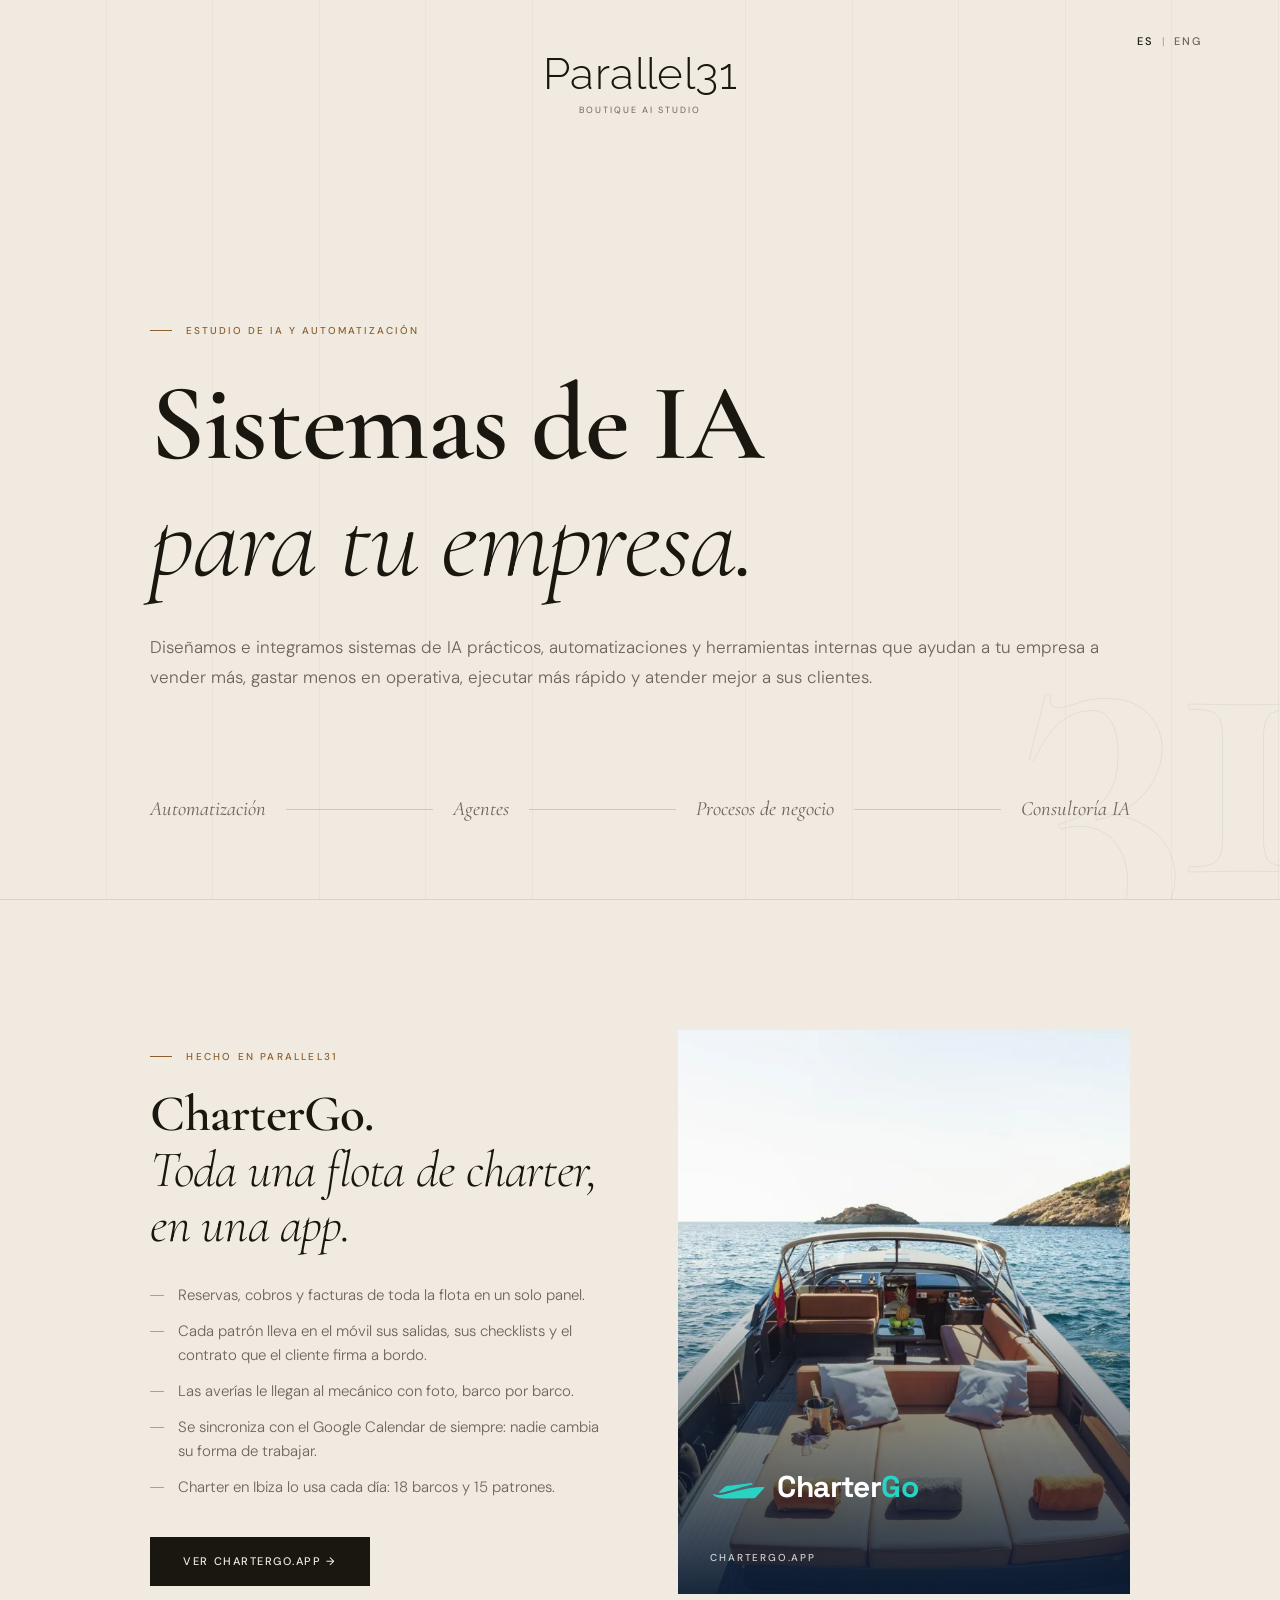
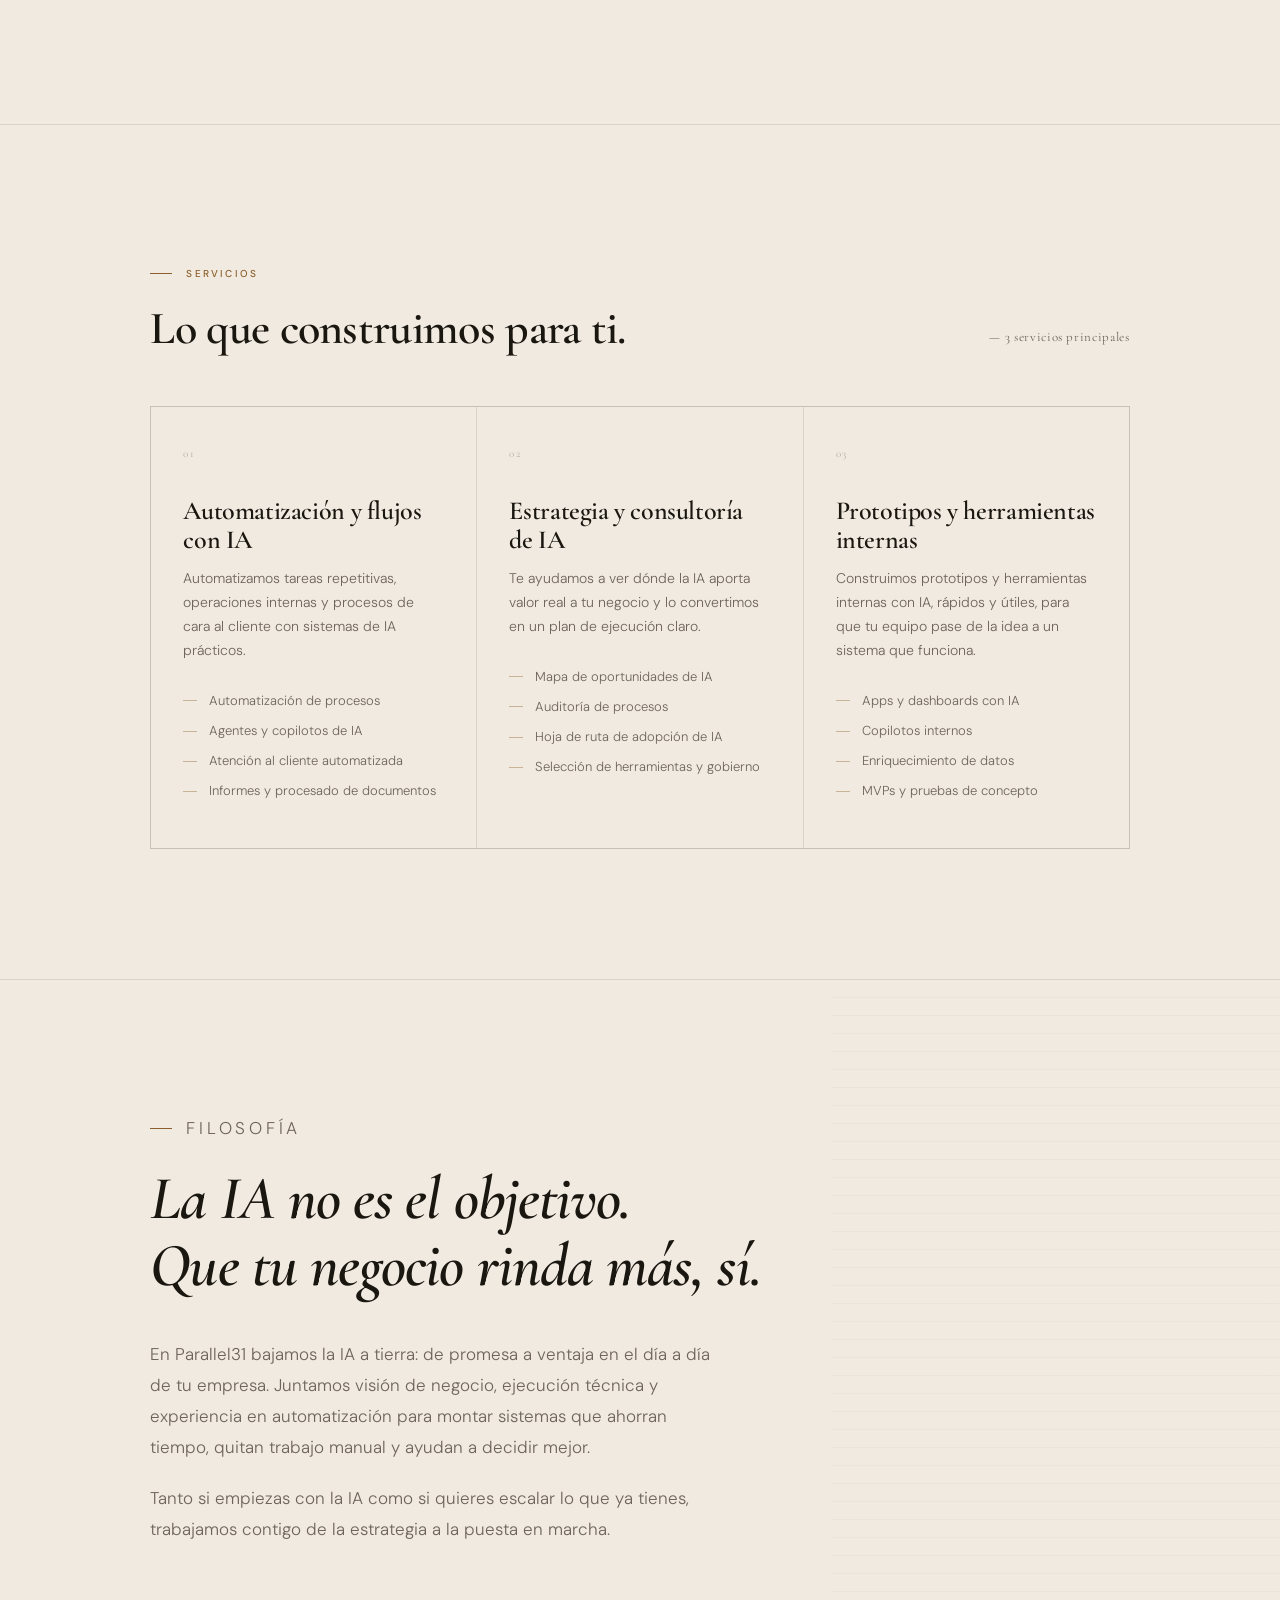
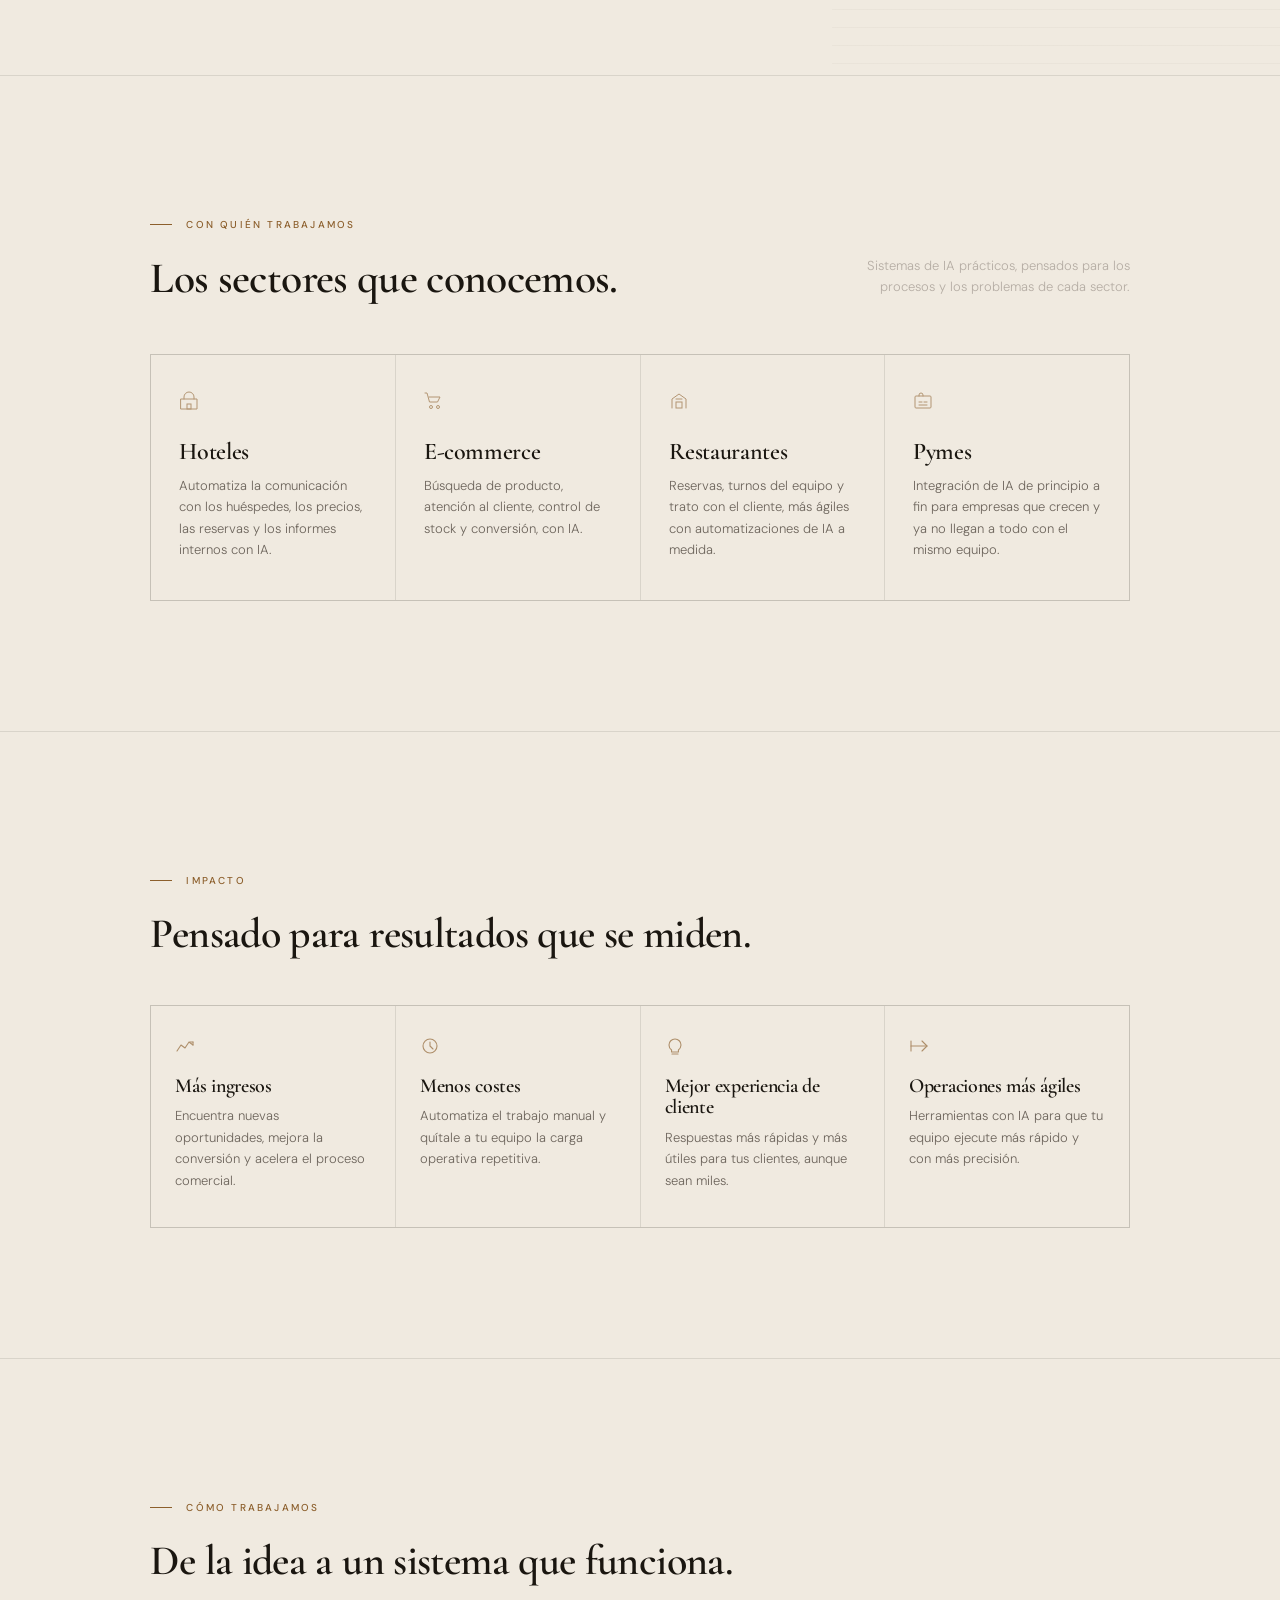
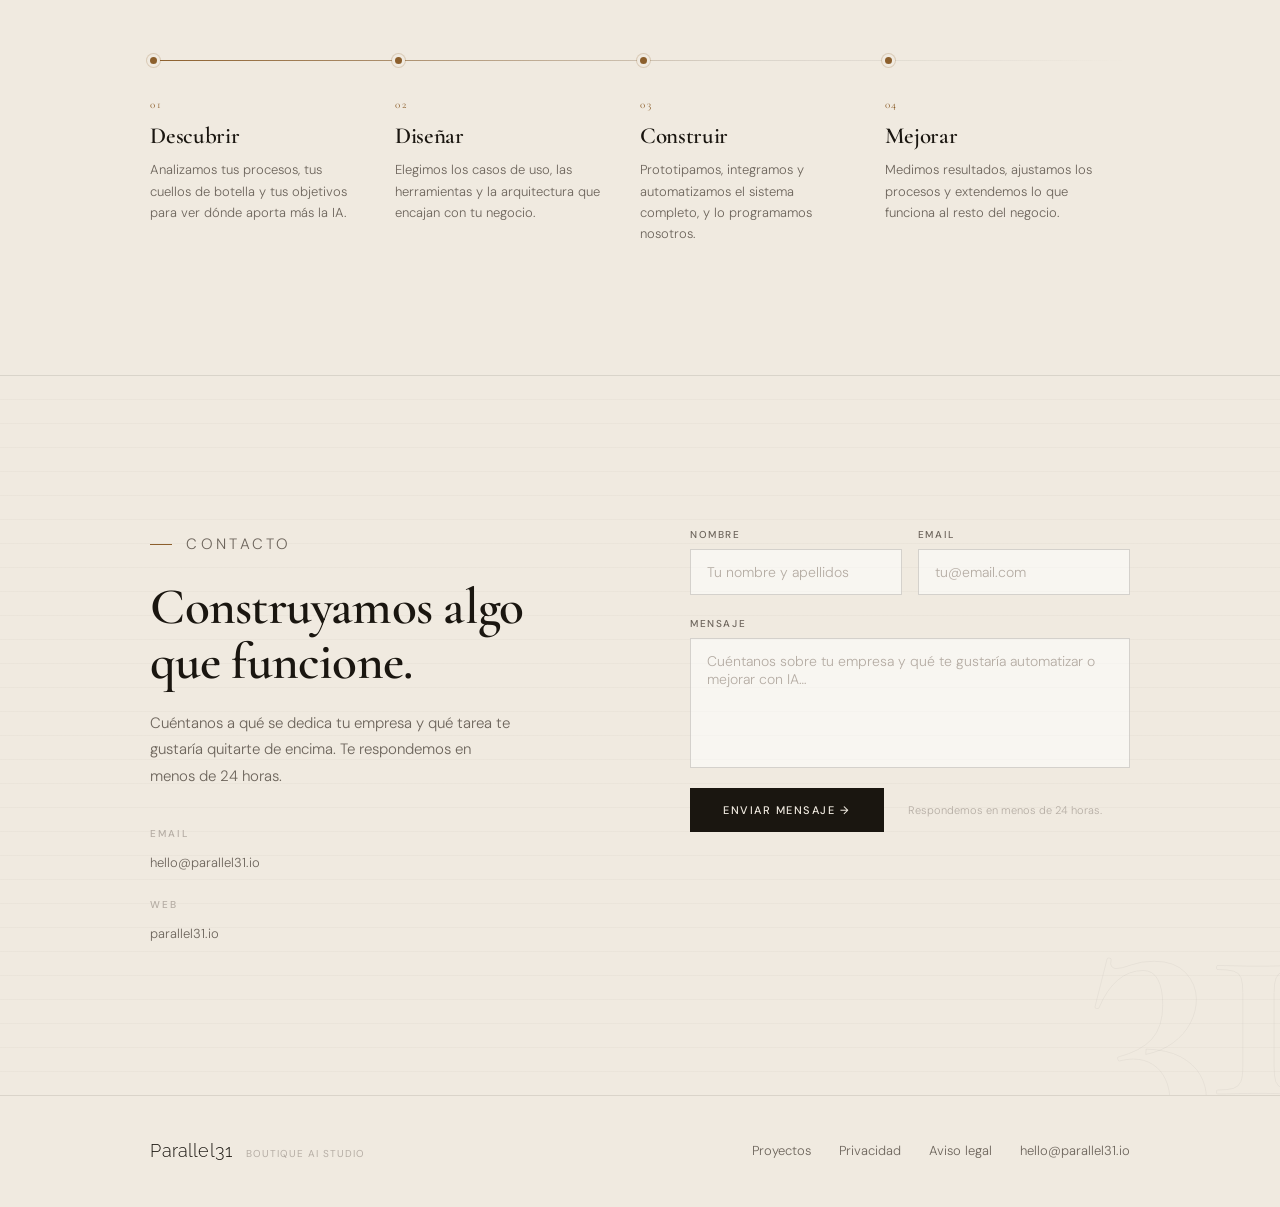
<file: index.html>
<!DOCTYPE html>
<html lang="es">
<head>
  <meta charset="UTF-8">
  <meta name="viewport" content="width=device-width, initial-scale=1.0">
  <title>Parallel31 — Sistemas de IA para empresas</title>
  <meta name="description" content="Parallel31 diseña e integra soluciones de IA generativa, automatizaciones y herramientas internas con IA para mejorar los resultados de tu negocio.">
  <meta name="robots" content="index, follow">
  <link rel="canonical" href="https://www.parallel31.io/">
  <link rel="alternate" hreflang="es" href="https://www.parallel31.io/">
  <link rel="alternate" hreflang="en" href="https://www.parallel31.io/en/">
  <link rel="alternate" hreflang="x-default" href="https://www.parallel31.io/">
  <meta property="og:title" content="Parallel31 — Sistemas de IA para empresas">
  <meta property="og:description" content="Parallel31 diseña e integra soluciones de IA generativa, automatizaciones y herramientas internas con IA para mejorar los resultados de tu negocio.">
  <meta property="og:type" content="website">
  <meta property="og:url" content="https://www.parallel31.io/">
  <meta property="og:locale" content="es_ES">
  <meta property="og:locale:alternate" content="en_GB">
  <meta name="twitter:card" content="summary_large_image">
  <meta name="twitter:title" content="Parallel31 — Sistemas de IA para empresas">
  <meta name="twitter:description" content="Parallel31 diseña e integra soluciones de IA generativa, automatizaciones y herramientas internas con IA para mejorar los resultados de tu negocio.">

  <!-- Cormorant Garamond (headlines) + DM Sans (body/UI) + Raleway (logo wordmark) -->
  <link rel="preconnect" href="https://fonts.googleapis.com">
  <link rel="preconnect" href="https://fonts.gstatic.com" crossorigin>
  <link href="https://fonts.googleapis.com/css2?family=Cormorant+Garamond:ital,wght@0,300;0,400;0,500;0,600;0,700;1,300;1,400;1,600&family=DM+Sans:opsz,wght@9..40,200;9..40,300;9..40,400;9..40,500&family=Raleway:wght@300;400&display=swap" rel="stylesheet">
  <!-- Space Grotesk solo para el wordmark de CharterGo -->
  <link href="https://fonts.googleapis.com/css2?family=Space+Grotesk:wght@700&text=CharterGo&display=swap" rel="stylesheet">

  <link rel="stylesheet" href="/styles.css">
</head>
<body>

  <!-- ──────────────── 1. HERO ──────────────── -->
  <section class="hero">
    <div class="hero-mark" aria-hidden="true">31</div>
    <nav class="lang" aria-label="Idioma">
      <a href="/" hreflang="es" aria-current="page">ES</a>
      <span aria-hidden="true">|</span>
      <a href="/en/" hreflang="en" lang="en">ENG</a>
    </nav>
    <div class="wrap">
      <!-- Logo wordmark — replace with <img src="logo.png" alt="Parallel31"> if you have the file -->
      <div class="hero-logo fade-up">
        <span class="logo-name">Parallel31</span>
        <span class="logo-sub">Boutique AI Studio</span>
      </div>

      <div class="hero-body">
        <p class="hero-eyebrow fade-up" data-d="1">Estudio de IA y automatización</p>
        <h1 class="fade-up" data-d="2">
          Sistemas de IA<br><em>para tu empresa.</em>
        </h1>
        <p class="hero-sub fade-up" data-d="3">
          Diseñamos e integramos sistemas de IA prácticos, automatizaciones y herramientas internas que ayudan a tu empresa a vender más, gastar menos en operativa, ejecutar más rápido y atender mejor a sus clientes.
        </p>
      </div>

      <div class="hero-foot fade-up" data-d="4">
        <div class="hero-strip">
          <span class="strip-item">Automatización</span>
          <span class="strip-div" aria-hidden="true"></span>
          <span class="strip-item">Agentes</span>
          <span class="strip-div" aria-hidden="true"></span>
          <span class="strip-item">Procesos de negocio</span>
          <span class="strip-div" aria-hidden="true"></span>
          <span class="strip-item">Consultoría IA</span>
        </div>
      </div>
    </div>
  </section>

  <!-- ──────────────── 1b. FEATURED — CharterGo ──────────────── -->
  <section class="featured">
    <div class="wrap">
      <div class="featured-grid">
        <div class="featured-text">
          <p class="label fade-up">Hecho en Parallel31</p>
          <h2 class="fade-up" data-d="1">CharterGo.<br><em>Toda una flota de charter, en una&nbsp;app.</em></h2>
          <ul class="featured-list fade-up" data-d="2">
            <li>Reservas, cobros y facturas de toda la flota en un solo panel.</li>
            <li>Cada patrón lleva en el móvil sus salidas, sus checklists y el contrato que el cliente firma a bordo.</li>
            <li>Las averías le llegan al mecánico con foto, barco por barco.</li>
            <li>Se sincroniza con el Google Calendar de siempre: nadie cambia su forma de trabajar.</li>
            <li>Charter en Ibiza lo usa cada día: 18 barcos y 15 patrones.</li>
          </ul>
          <div class="featured-actions fade-up" data-d="3">
            <a class="featured-cta" href="https://chartergo.app" target="_blank" rel="noopener">Ver chartergo.app →</a>
          </div>
        </div>

        <a class="cg-card fade-up" data-d="2" href="https://chartergo.app" target="_blank" rel="noopener" tabindex="-1" aria-hidden="true">
          <img src="/assets/chartergo-ibiza.webp" alt="" width="1200" height="792" loading="lazy">
          <span class="cg-brand">
            <span class="cg-lockup"><svg viewBox="0 0 512 512"><g transform="translate(-5 -7)"><path d="M86 284 Q86 290 96 296 Q130 316 190 314 L360 312 Q372 312 378 302 L430 244 Q436 236 424 236 Q380 236 320 246 Q240 262 170 284 Q120 296 90 284 Z"/><path d="M128 276 Q124 272 132 264 L164 236 Q170 231 180 230 L334 210 Q356 208 350 220 Q290 234 210 258 Q160 274 128 276 Z"/></g></svg><span>Charter<b>Go</b></span></span>
            <span class="cg-meta">chartergo.app</span>
          </span>
        </a>
      </div>
    </div>
  </section>

  <!-- ──────────────── 2. SERVICES ──────────────── -->
  <section class="services">
    <div class="wrap">
      <div class="services-header fade-up">
        <div>
          <p class="label">Servicios</p>
          <h2>Lo que construimos para ti.</h2>
        </div>
        <span class="services-count">— 3 servicios principales</span>
      </div>

      <div class="services-grid">
        <article class="service-card fade-up" data-d="1">
          <span class="card-num">01</span>
          <h3>Automatización y flujos con IA</h3>
          <p>Automatizamos tareas repetitivas, operaciones internas y procesos de cara al cliente con sistemas de IA prácticos.</p>
          <ul class="service-list">
            <li>Automatización de procesos</li>
            <li>Agentes y copilotos de IA</li>
            <li>Atención al cliente automatizada</li>
            <li>Informes y procesado de documentos</li>
          </ul>
        </article>

        <article class="service-card fade-up" data-d="2">
          <span class="card-num">02</span>
          <h3>Estrategia y consultoría de IA</h3>
          <p>Te ayudamos a ver dónde la IA aporta valor real a tu negocio y lo convertimos en un plan de ejecución claro.</p>
          <ul class="service-list">
            <li>Mapa de oportunidades de IA</li>
            <li>Auditoría de procesos</li>
            <li>Hoja de ruta de adopción de IA</li>
            <li>Selección de herramientas y gobierno</li>
          </ul>
        </article>

        <article class="service-card fade-up" data-d="3">
          <span class="card-num">03</span>
          <h3>Prototipos y herramientas internas</h3>
          <p>Construimos prototipos y herramientas internas con IA, rápidos y útiles, para que tu equipo pase de la idea a un sistema que funciona.</p>
          <ul class="service-list">
            <li>Apps y dashboards con IA</li>
            <li>Copilotos internos</li>
            <li>Enriquecimiento de datos</li>
            <li>MVPs y pruebas de concepto</li>
          </ul>
        </article>
      </div>
    </div>
  </section>

  <!-- ──────────────── 3. PHILOSOPHY ──────────────── -->
  <section class="philosophy">
    <div class="wrap">
      <div class="philosophy-inner">
        <p class="label fade-up">Filosofía</p>
        <h2 class="fade-up" data-d="1">La IA no es el objetivo.<br>Que tu negocio rinda más, sí.</h2>
        <div class="fade-up" data-d="2">
          <p>En Parallel31 bajamos la IA a tierra: de promesa a ventaja en el día a día de tu empresa. Juntamos visión de negocio, ejecución técnica y experiencia en automatización para montar sistemas que ahorran tiempo, quitan trabajo manual y ayudan a decidir mejor.</p>
          <p>Tanto si empiezas con la IA como si quieres escalar lo que ya tienes, trabajamos contigo de la estrategia a la puesta en marcha.</p>
        </div>
      </div>
    </div>
  </section>

  <!-- ──────────────── 4. CLIENTS ──────────────── -->
  <section class="clients">
    <div class="wrap">
      <div class="clients-header fade-up">
        <div>
          <p class="label">Con quién trabajamos</p>
          <h2>Los sectores que conocemos.</h2>
        </div>
        <p class="clients-note">Sistemas de IA prácticos, pensados para los procesos y los problemas de cada sector.</p>
      </div>

      <div class="clients-grid">
        <div class="client-block fade-up" data-d="1">
          <span class="client-icon">
            <svg viewBox="0 0 20 20" fill="none" aria-hidden="true">
              <rect x="2" y="8" width="16" height="10" stroke="#8C5F2C" stroke-width="1" stroke-linecap="round" stroke-linejoin="round"/>
              <path d="M5 8V6a5 5 0 0110 0v2" stroke="#8C5F2C" stroke-width="1" stroke-linecap="round"/>
              <rect x="8" y="13" width="4" height="5" stroke="#8C5F2C" stroke-width="1"/>
            </svg>
          </span>
          <h4>Hoteles</h4>
          <p>Automatiza la comunicación con los huéspedes, los precios, las reservas y los informes internos con IA.</p>
        </div>

        <div class="client-block fade-up" data-d="2">
          <span class="client-icon">
            <svg viewBox="0 0 20 20" fill="none" aria-hidden="true">
              <circle cx="7" cy="16" r="1.5" stroke="#8C5F2C" stroke-width="1"/>
              <circle cx="14" cy="16" r="1.5" stroke="#8C5F2C" stroke-width="1"/>
              <path d="M1 2h2l2.5 9h8L16 6H5" stroke="#8C5F2C" stroke-width="1" stroke-linecap="round" stroke-linejoin="round"/>
            </svg>
          </span>
          <h4>E-commerce</h4>
          <p>Búsqueda de producto, atención al cliente, control de stock y conversión, con IA.</p>
        </div>

        <div class="client-block fade-up" data-d="3">
          <span class="client-icon">
            <svg viewBox="0 0 20 20" fill="none" aria-hidden="true">
              <path d="M3 17V8l7-5 7 5v9" stroke="#8C5F2C" stroke-width="1" stroke-linecap="round" stroke-linejoin="round"/>
              <rect x="7" y="11" width="6" height="6" stroke="#8C5F2C" stroke-width="1"/>
              <path d="M7 8h6" stroke="#8C5F2C" stroke-width="1" stroke-linecap="round"/>
            </svg>
          </span>
          <h4>Restaurantes</h4>
          <p>Reservas, turnos del equipo y trato con el cliente, más ágiles con automatizaciones de IA a medida.</p>
        </div>

        <div class="client-block fade-up" data-d="4">
          <span class="client-icon">
            <svg viewBox="0 0 20 20" fill="none" aria-hidden="true">
              <rect x="2" y="5" width="16" height="12" rx="1" stroke="#8C5F2C" stroke-width="1"/>
              <path d="M6 5V4a2 2 0 014 0v1M6 11h3M6 14h8M11 11h3" stroke="#8C5F2C" stroke-width="1" stroke-linecap="round"/>
            </svg>
          </span>
          <h4>Pymes</h4>
          <p>Integración de IA de principio a fin para empresas que crecen y ya no llegan a todo con el mismo equipo.</p>
        </div>
      </div>
    </div>
  </section>

  <!-- ──────────────── 5. OUTCOMES ──────────────── -->
  <section class="outcomes">
    <div class="wrap">
      <div class="outcomes-header fade-up">
        <p class="label">Impacto</p>
        <h2>Pensado para resultados que se miden.</h2>
      </div>

      <div class="outcomes-grid">
        <div class="outcome-block fade-up" data-d="1">
          <svg class="outcome-icon" viewBox="0 0 20 20" fill="none" aria-hidden="true">
            <polyline points="2,15 6,9 10,12 14,6 18,9" stroke="#8C5F2C" stroke-width="1.1" stroke-linecap="round" stroke-linejoin="round"/>
            <line x1="18" y1="6" x2="18" y2="9" stroke="#8C5F2C" stroke-width="1.1" stroke-linecap="round"/>
            <line x1="15" y1="6" x2="18" y2="6" stroke="#8C5F2C" stroke-width="1.1" stroke-linecap="round"/>
          </svg>
          <h4>Más ingresos</h4>
          <p>Encuentra nuevas oportunidades, mejora la conversión y acelera el proceso comercial.</p>
        </div>

        <div class="outcome-block fade-up" data-d="2">
          <svg class="outcome-icon" viewBox="0 0 20 20" fill="none" aria-hidden="true">
            <circle cx="10" cy="10" r="7" stroke="#8C5F2C" stroke-width="1.1"/>
            <polyline points="10,6 10,10 13,13" stroke="#8C5F2C" stroke-width="1.1" stroke-linecap="round" stroke-linejoin="round"/>
          </svg>
          <h4>Menos costes</h4>
          <p>Automatiza el trabajo manual y quítale a tu equipo la carga operativa repetitiva.</p>
        </div>

        <div class="outcome-block fade-up" data-d="3">
          <svg class="outcome-icon" viewBox="0 0 20 20" fill="none" aria-hidden="true">
            <path d="M10 3C6.69 3 4 5.69 4 9c0 2.07 1.01 3.9 2.56 5.05V16h6.88v-1.95A7 7 0 0016 9c0-3.31-2.69-6-6-6z" stroke="#8C5F2C" stroke-width="1.1" stroke-linecap="round" stroke-linejoin="round"/>
            <line x1="7" y1="18" x2="13" y2="18" stroke="#8C5F2C" stroke-width="1.1" stroke-linecap="round"/>
          </svg>
          <h4>Mejor experiencia de cliente</h4>
          <p>Respuestas más rápidas y más útiles para tus clientes, aunque sean miles.</p>
        </div>

        <div class="outcome-block fade-up" data-d="4">
          <svg class="outcome-icon" viewBox="0 0 20 20" fill="none" aria-hidden="true">
            <line x1="2" y1="10" x2="18" y2="10" stroke="#8C5F2C" stroke-width="1.1" stroke-linecap="round"/>
            <polyline points="13,5 18,10 13,15" stroke="#8C5F2C" stroke-width="1.1" stroke-linecap="round" stroke-linejoin="round"/>
            <line x1="2" y1="5" x2="2" y2="15" stroke="#8C5F2C" stroke-width="1.1" stroke-linecap="round"/>
          </svg>
          <h4>Operaciones más ágiles</h4>
          <p>Herramientas con IA para que tu equipo ejecute más rápido y con más precisión.</p>
        </div>
      </div>
    </div>
  </section>

  <!-- ──────────────── 6. PROCESS ──────────────── -->
  <section class="process">
    <div class="wrap">
      <div class="process-header fade-up">
        <p class="label">Cómo trabajamos</p>
        <h2>De la idea a un sistema que funciona.</h2>
      </div>

      <div class="steps">
        <div class="step fade-up" data-d="1">
          <span class="step-num">01</span>
          <h4>Descubrir</h4>
          <p>Analizamos tus procesos, tus cuellos de botella y tus objetivos para ver dónde aporta más la IA.</p>
        </div>
        <div class="step fade-up" data-d="2">
          <span class="step-num">02</span>
          <h4>Diseñar</h4>
          <p>Elegimos los casos de uso, las herramientas y la arquitectura que encajan con tu negocio.</p>
        </div>
        <div class="step fade-up" data-d="3">
          <span class="step-num">03</span>
          <h4>Construir</h4>
          <p>Prototipamos, integramos y automatizamos el sistema completo, y lo programamos nosotros.</p>
        </div>
        <div class="step fade-up" data-d="4">
          <span class="step-num">04</span>
          <h4>Mejorar</h4>
          <p>Medimos resultados, ajustamos los procesos y extendemos lo que funciona al resto del negocio.</p>
        </div>
      </div>
    </div>
  </section>

  <!-- ──────────────── 7. CONTACT FORM ──────────────── -->
  <section class="contact" id="contact">
    <div class="wrap">
      <div class="contact-inner">

        <div class="contact-text fade-up">
          <p class="label">Contacto</p>
          <h2>Construyamos algo que funcione.</h2>
          <p>Cuéntanos a qué se dedica tu empresa y qué tarea te gustaría quitarte de encima. Te respondemos en menos de 24 horas.</p>

          <div class="contact-detail">
            <span class="cd-label">Email</span>
            <a href="mailto:hello@parallel31.io">hello@parallel31.io</a>
            <span class="cd-label">Web</span>
            <a href="https://parallel31.io">parallel31.io</a>
          </div>
        </div>

        <!-- FormSubmit.co — free, no signup, forwards to your email -->
        <form
          class="contact-form fade-up"
          data-d="2"
          action="https://formsubmit.co/086b65240f21ce6f9caf51599e1cfcca"
          method="POST"
        >
          <!-- FormSubmit config. action = alias de hello@parallel31.io que da FormSubmit; _honey: si un bot lo rellena, FormSubmit descarta el envío -->
          <input type="text" name="_honey" style="display:none" tabindex="-1" autocomplete="off">
          <input type="hidden" name="_subject" value="Nueva consulta — Parallel31.io">
          <input type="hidden" name="_captcha" value="false">
          <input type="hidden" name="_template" value="table">
          <input type="hidden" name="_next" value="https://www.parallel31.io">

          <div class="form-row">
            <div class="form-field">
              <label for="name">Nombre</label>
              <input type="text" id="name" name="name" placeholder="Tu nombre y apellidos" required>
            </div>
            <div class="form-field">
              <label for="email">Email</label>
              <input type="email" id="email" name="email" placeholder="tu@email.com" required>
            </div>
          </div>

          <div class="form-field">
            <label for="message">Mensaje</label>
            <textarea id="message" name="message" placeholder="Cuéntanos sobre tu empresa y qué te gustaría automatizar o mejorar con IA…" required></textarea>
          </div>

          <div style="display:flex; align-items:center; gap:24px; flex-wrap:wrap;">
            <button type="submit" class="form-submit">Enviar mensaje →</button>
            <span class="form-note">Respondemos en menos de 24 horas.</span>
          </div>
        </form>

      </div>
    </div>
  </section>

  <!-- ──────────────── FOOTER ──────────────── -->
  <footer>
    <div class="wrap">
      <div class="footer-inner">
        <div class="footer-brand">
          <span class="footer-name">Parallel31</span>
          <span class="footer-tagline">Boutique AI Studio</span>
        </div>
        <div class="footer-right">
          <a href="/projects">Proyectos</a>
          <a href="/privacy-policy.html">Privacidad</a>
          <a href="/legal-notice.html">Aviso legal</a>
          <a href="mailto:hello@parallel31.io">hello@parallel31.io</a>
        </div>
      </div>
    </div>
  </footer>

  <script>
    // Intersection observer — fade-up on scroll
    const io = new IntersectionObserver((entries) => {
      entries.forEach(e => {
        if (e.isIntersecting) {
          e.target.classList.add('visible');
          io.unobserve(e.target);
        }
      });
    }, { threshold: 0.06, rootMargin: '0px 0px -30px 0px' });

    document.querySelectorAll('.fade-up').forEach(el => io.observe(el));

    // Hero animates immediately
    requestAnimationFrame(() => {
      document.querySelectorAll('.hero .fade-up').forEach((el, i) => {
        setTimeout(() => el.classList.add('visible'), i * 100);
      });
    });
  </script>
<script>document.addEventListener("contextmenu",function(e){e.preventDefault();})</script></body>
</html>
</file>
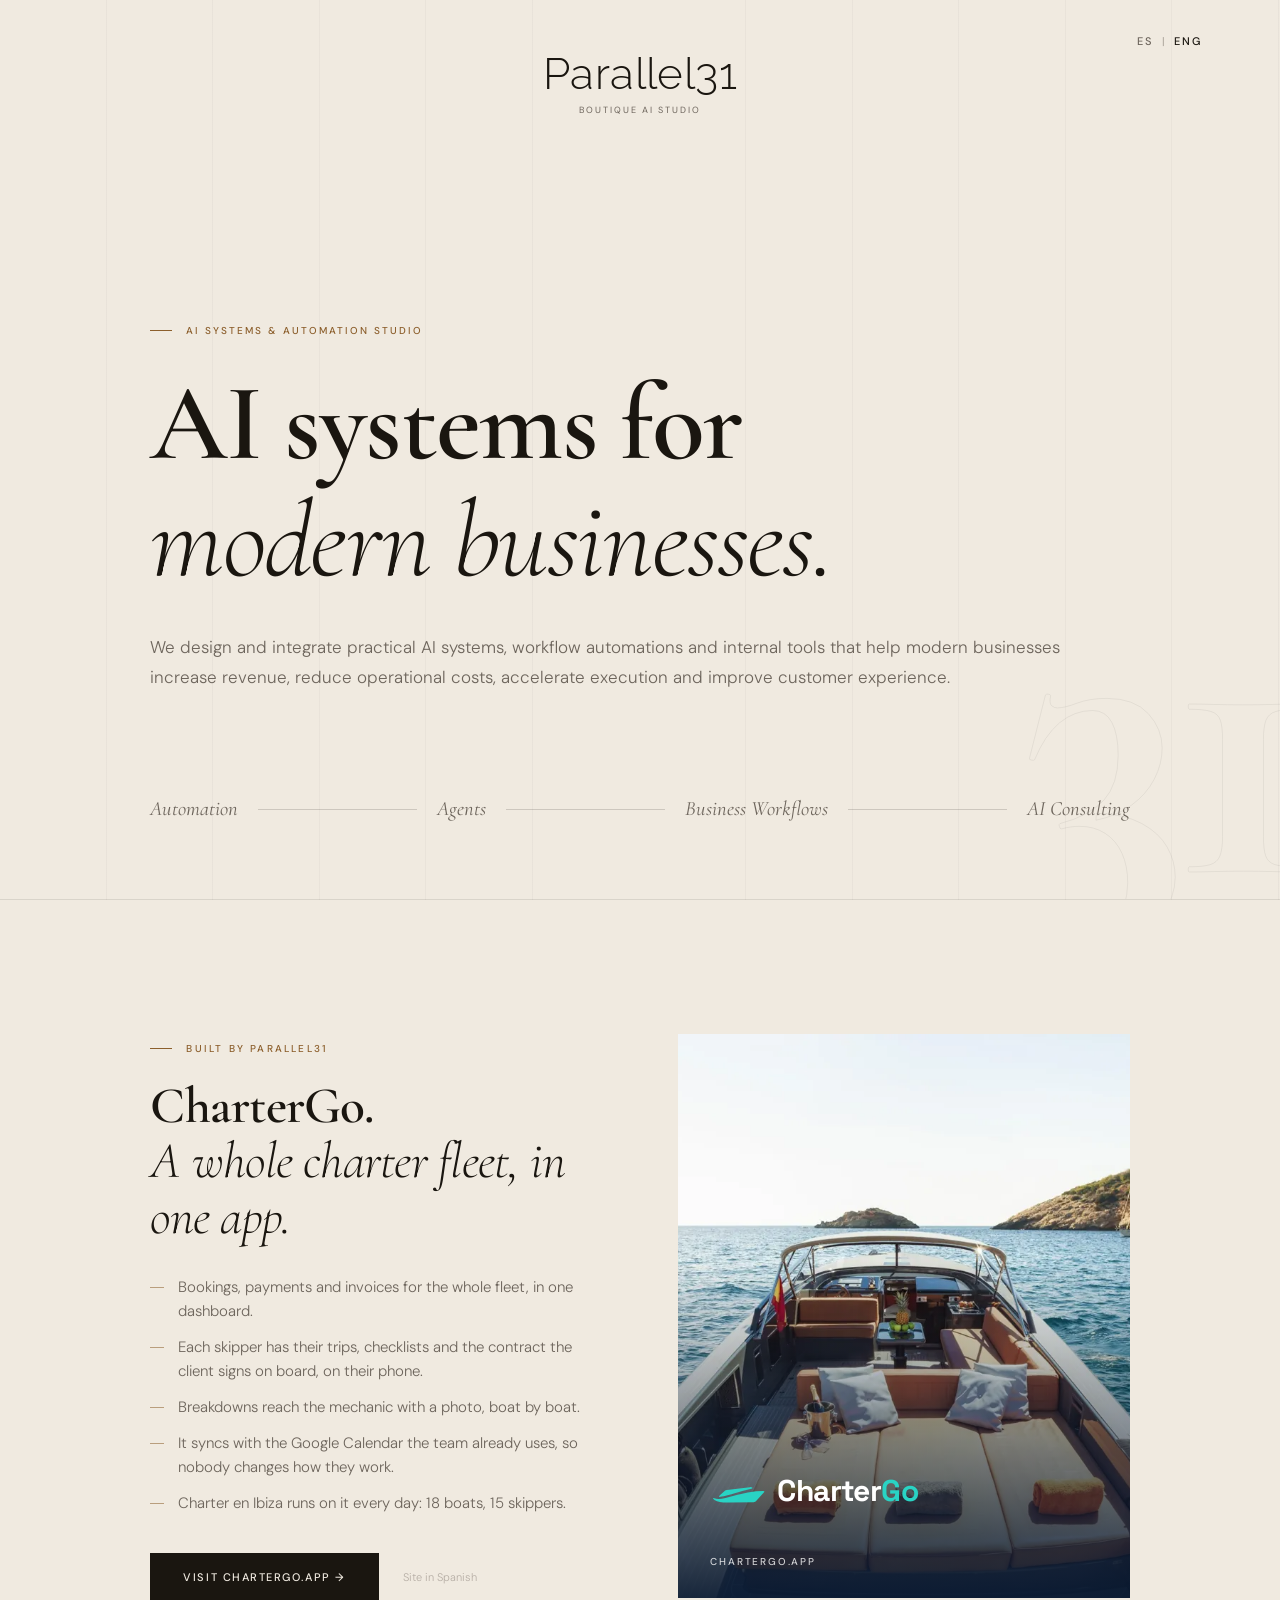
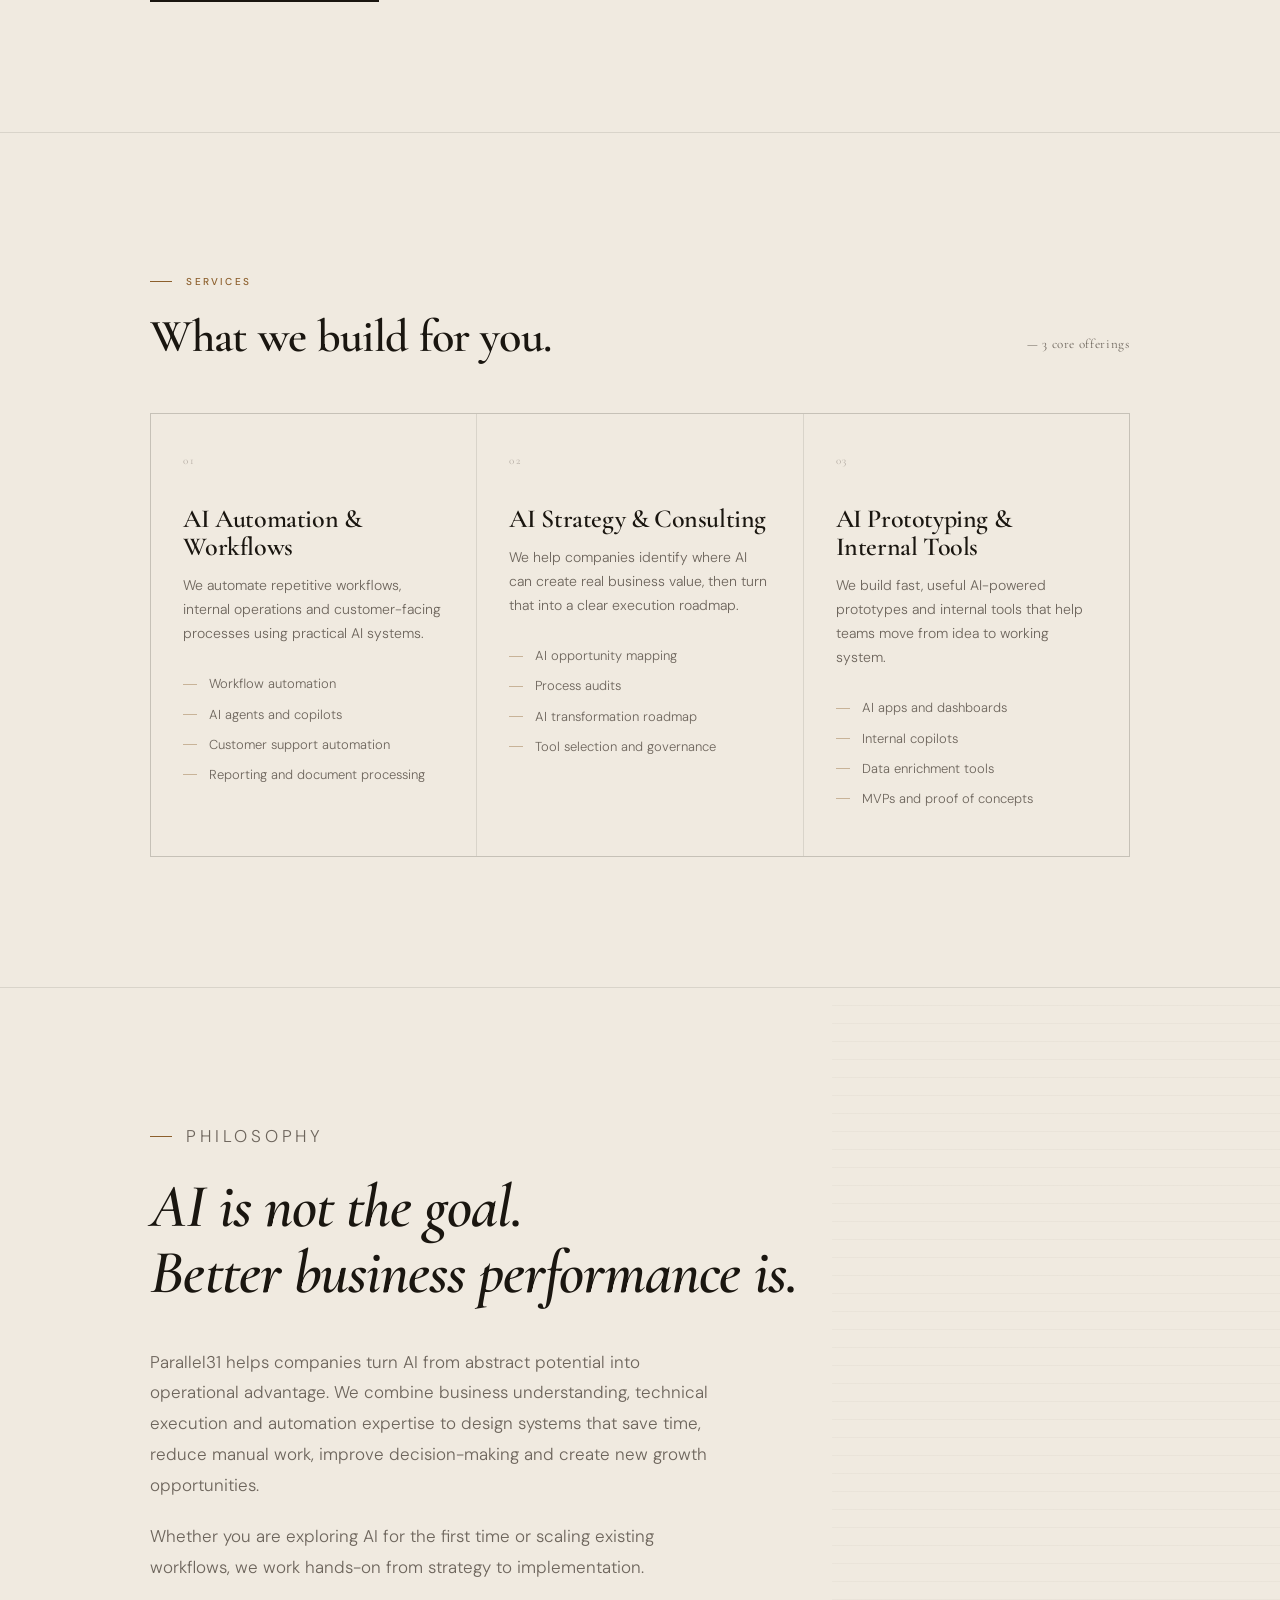
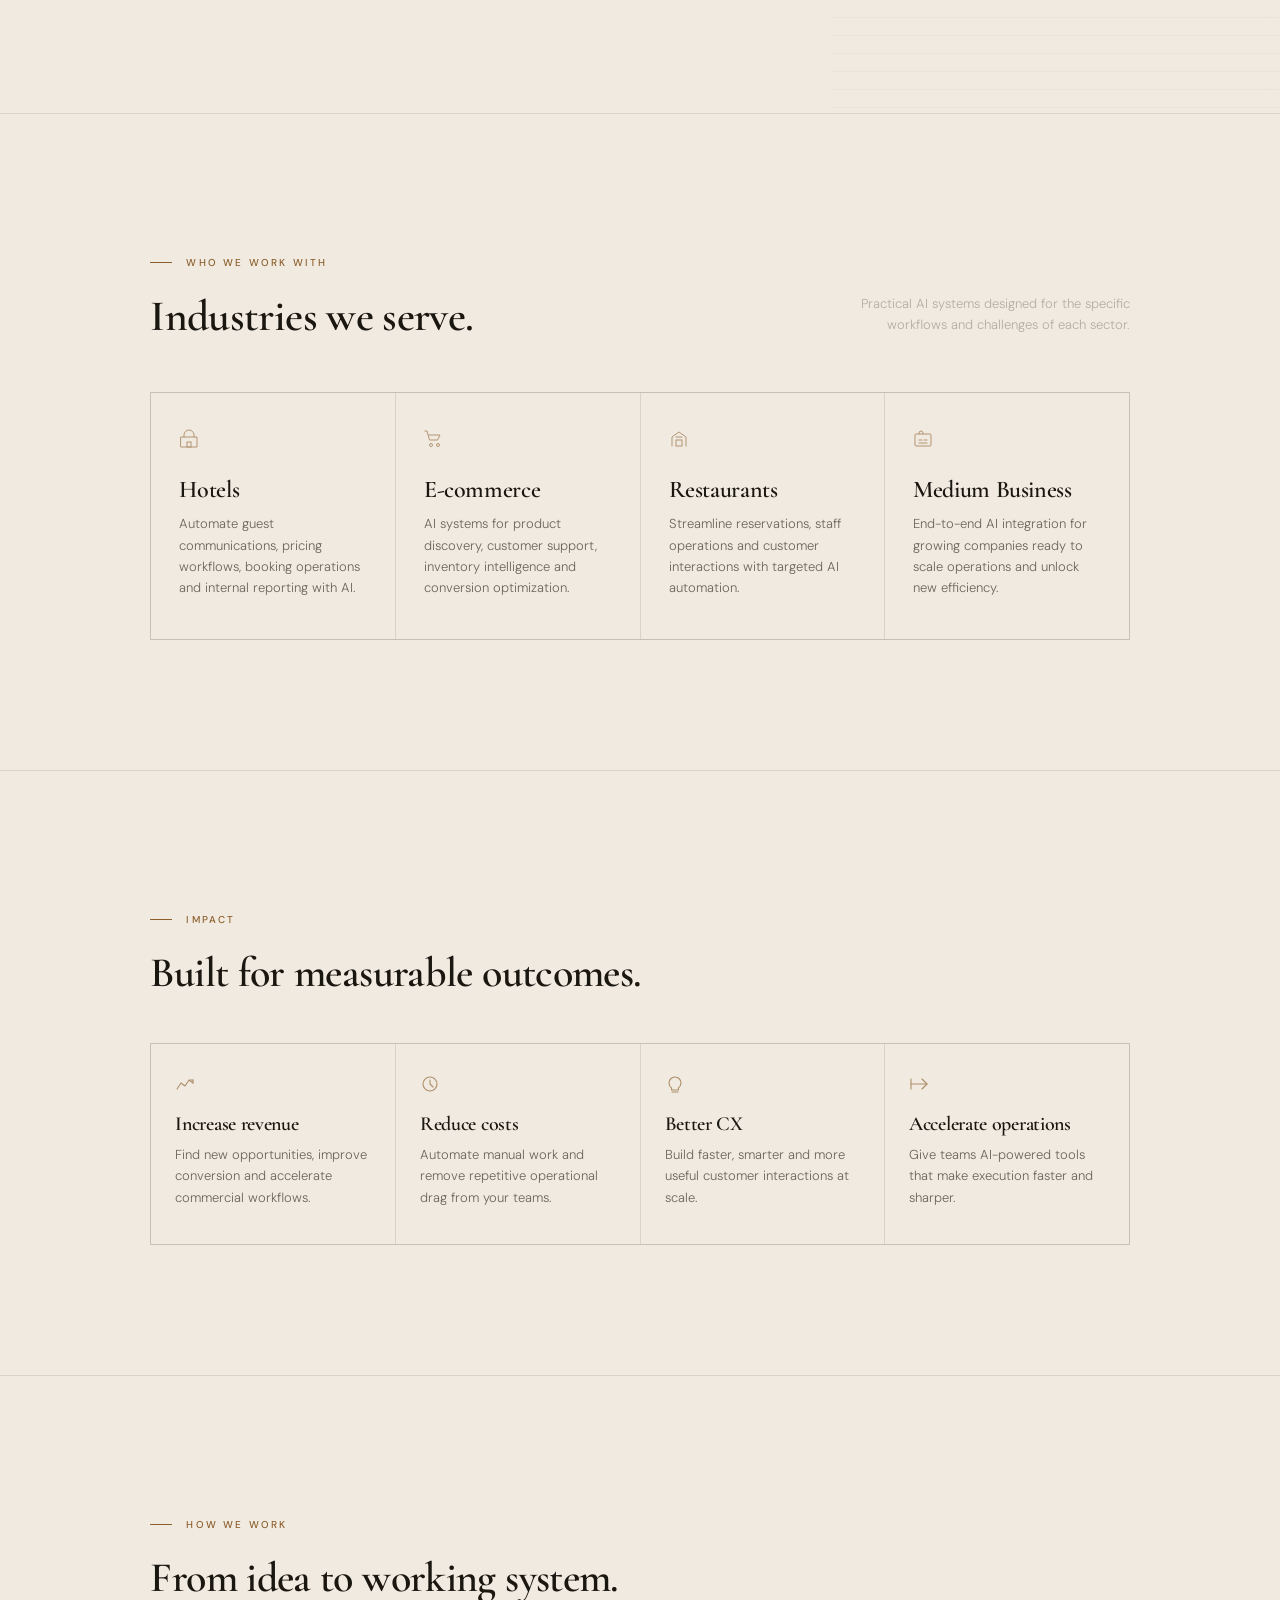
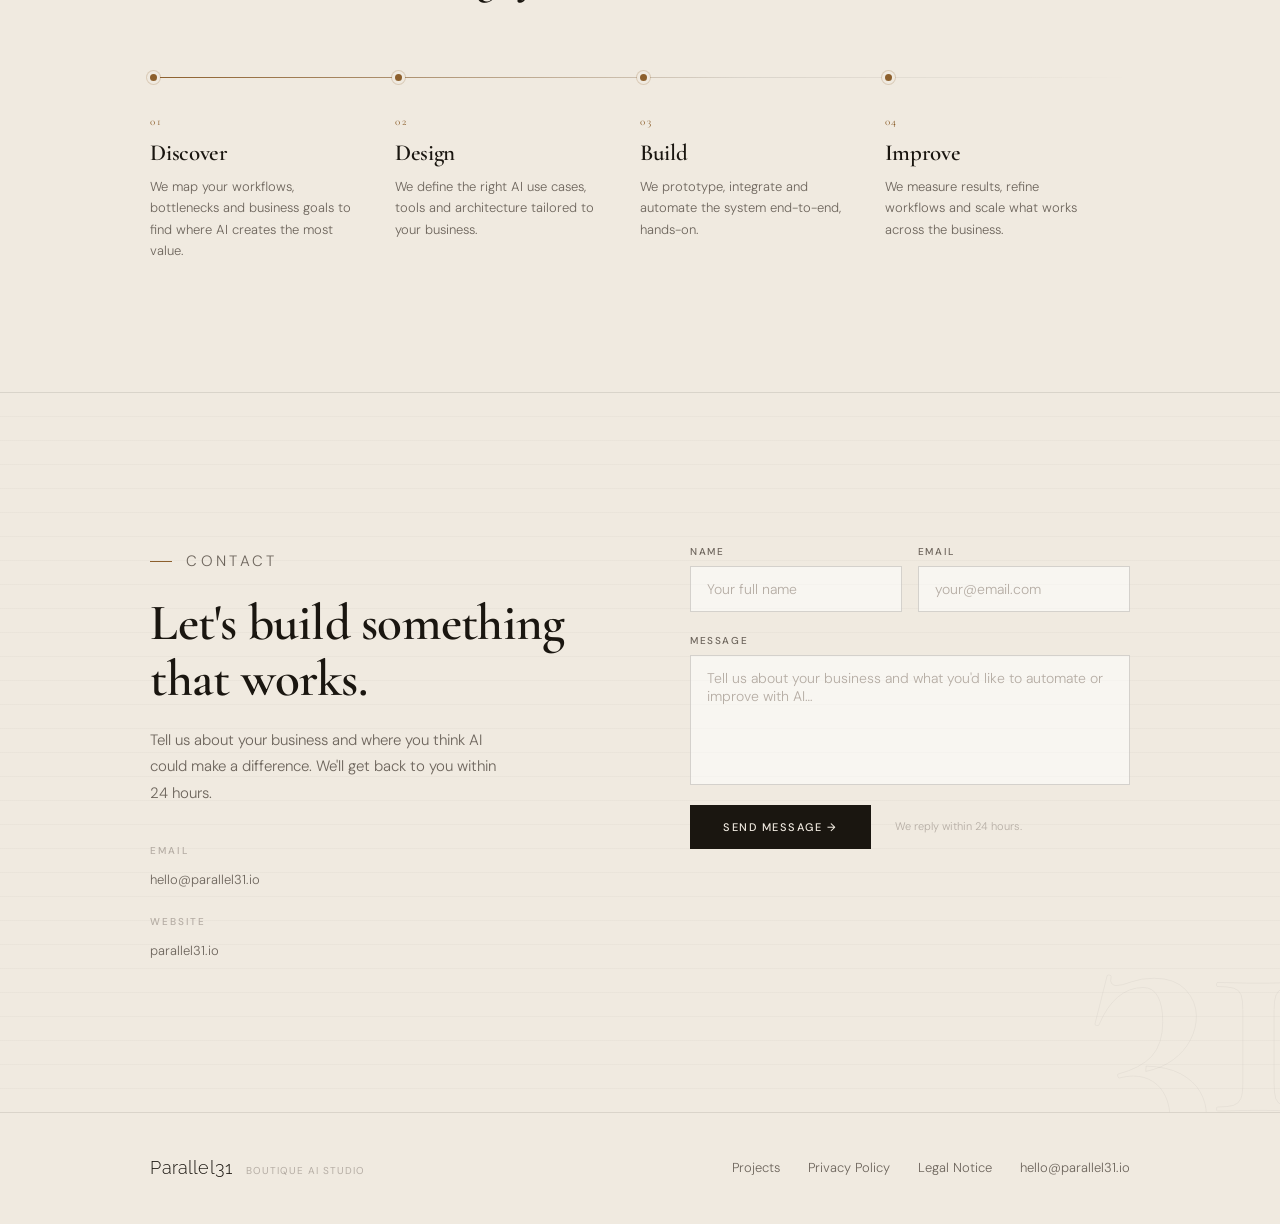
<file: en/index.html>
<!DOCTYPE html>
<html lang="en">
<head>
  <meta charset="UTF-8">
  <meta name="viewport" content="width=device-width, initial-scale=1.0">
  <title>Parallel31 — AI Systems for Modern Businesses</title>
  <meta name="description" content="Parallel31 designs and integrates generative AI solutions, automation workflows and AI-powered internal tools for measurable business impact.">
  <meta name="robots" content="index, follow">
  <link rel="canonical" href="https://www.parallel31.io/en/">
  <link rel="alternate" hreflang="es" href="https://www.parallel31.io/">
  <link rel="alternate" hreflang="en" href="https://www.parallel31.io/en/">
  <link rel="alternate" hreflang="x-default" href="https://www.parallel31.io/">
  <meta property="og:title" content="Parallel31 — AI Systems for Modern Businesses">
  <meta property="og:description" content="Parallel31 designs and integrates generative AI solutions, automation workflows and AI-powered internal tools for measurable business impact.">
  <meta property="og:type" content="website">
  <meta property="og:url" content="https://www.parallel31.io/en/">
  <meta property="og:locale" content="en_GB">
  <meta property="og:locale:alternate" content="es_ES">
  <meta name="twitter:card" content="summary_large_image">
  <meta name="twitter:title" content="Parallel31 — AI Systems for Modern Businesses">
  <meta name="twitter:description" content="Parallel31 designs and integrates generative AI solutions, automation workflows and AI-powered internal tools for measurable business impact.">

  <!-- Cormorant Garamond (headlines) + DM Sans (body/UI) + Raleway (logo wordmark) -->
  <link rel="preconnect" href="https://fonts.googleapis.com">
  <link rel="preconnect" href="https://fonts.gstatic.com" crossorigin>
  <link href="https://fonts.googleapis.com/css2?family=Cormorant+Garamond:ital,wght@0,300;0,400;0,500;0,600;0,700;1,300;1,400;1,600&family=DM+Sans:opsz,wght@9..40,200;9..40,300;9..40,400;9..40,500&family=Raleway:wght@300;400&display=swap" rel="stylesheet">
  <!-- Space Grotesk solo para el wordmark de CharterGo -->
  <link href="https://fonts.googleapis.com/css2?family=Space+Grotesk:wght@700&text=CharterGo&display=swap" rel="stylesheet">

  <link rel="stylesheet" href="/styles.css">
</head>
<body>

  <!-- ──────────────── 1. HERO ──────────────── -->
  <section class="hero">
    <div class="hero-mark" aria-hidden="true">31</div>
    <nav class="lang" aria-label="Language">
      <a href="/" hreflang="es" lang="es">ES</a>
      <span aria-hidden="true">|</span>
      <a href="/en/" hreflang="en" aria-current="page">ENG</a>
    </nav>
    <div class="wrap">
      <!-- Logo wordmark — replace with <img src="logo.png" alt="Parallel31"> if you have the file -->
      <div class="hero-logo fade-up">
        <span class="logo-name">Parallel31</span>
        <span class="logo-sub">Boutique AI Studio</span>
      </div>

      <div class="hero-body">
        <p class="hero-eyebrow fade-up" data-d="1">AI Systems &amp; Automation Studio</p>
        <h1 class="fade-up" data-d="2">
          AI systems for<br><em>modern businesses.</em>
        </h1>
        <p class="hero-sub fade-up" data-d="3">
          We design and integrate practical AI systems, workflow automations and internal tools that help modern businesses increase revenue, reduce operational costs, accelerate execution and improve customer experience.
        </p>
      </div>

      <div class="hero-foot fade-up" data-d="4">
        <div class="hero-strip">
          <span class="strip-item">Automation</span>
          <span class="strip-div" aria-hidden="true"></span>
          <span class="strip-item">Agents</span>
          <span class="strip-div" aria-hidden="true"></span>
          <span class="strip-item">Business Workflows</span>
          <span class="strip-div" aria-hidden="true"></span>
          <span class="strip-item">AI Consulting</span>
        </div>
      </div>
    </div>
  </section>

  <!-- ──────────────── 1b. FEATURED — CharterGo ──────────────── -->
  <section class="featured">
    <div class="wrap">
      <div class="featured-grid">
        <div class="featured-text">
          <p class="label fade-up">Built by Parallel31</p>
          <h2 class="fade-up" data-d="1">CharterGo.<br><em>A whole charter fleet, in one&nbsp;app.</em></h2>
          <ul class="featured-list fade-up" data-d="2">
            <li>Bookings, payments and invoices for the whole fleet, in one dashboard.</li>
            <li>Each skipper has their trips, checklists and the contract the client signs on board, on their phone.</li>
            <li>Breakdowns reach the mechanic with a photo, boat by boat.</li>
            <li>It syncs with the Google Calendar the team already uses, so nobody changes how they work.</li>
            <li>Charter en Ibiza runs on it every day: 18 boats, 15 skippers.</li>
          </ul>
          <div class="featured-actions fade-up" data-d="3">
            <a class="featured-cta" href="https://chartergo.app" target="_blank" rel="noopener">Visit chartergo.app →</a>
            <span class="form-note">Site in Spanish</span>
          </div>
        </div>

        <a class="cg-card fade-up" data-d="2" href="https://chartergo.app" target="_blank" rel="noopener" tabindex="-1" aria-hidden="true">
          <img src="/assets/chartergo-ibiza.webp" alt="" width="1200" height="792" loading="lazy">
          <span class="cg-brand">
            <span class="cg-lockup"><svg viewBox="0 0 512 512"><g transform="translate(-5 -7)"><path d="M86 284 Q86 290 96 296 Q130 316 190 314 L360 312 Q372 312 378 302 L430 244 Q436 236 424 236 Q380 236 320 246 Q240 262 170 284 Q120 296 90 284 Z"/><path d="M128 276 Q124 272 132 264 L164 236 Q170 231 180 230 L334 210 Q356 208 350 220 Q290 234 210 258 Q160 274 128 276 Z"/></g></svg><span>Charter<b>Go</b></span></span>
            <span class="cg-meta">chartergo.app</span>
          </span>
        </a>
      </div>
    </div>
  </section>

  <!-- ──────────────── 2. SERVICES ──────────────── -->
  <section class="services">
    <div class="wrap">
      <div class="services-header fade-up">
        <div>
          <p class="label">Services</p>
          <h2>What we build for you.</h2>
        </div>
        <span class="services-count">— 3 core offerings</span>
      </div>

      <div class="services-grid">
        <article class="service-card fade-up" data-d="1">
          <span class="card-num">01</span>
          <h3>AI Automation &amp; Workflows</h3>
          <p>We automate repetitive workflows, internal operations and customer-facing processes using practical AI systems.</p>
          <ul class="service-list">
            <li>Workflow automation</li>
            <li>AI agents and copilots</li>
            <li>Customer support automation</li>
            <li>Reporting and document processing</li>
          </ul>
        </article>

        <article class="service-card fade-up" data-d="2">
          <span class="card-num">02</span>
          <h3>AI Strategy &amp; Consulting</h3>
          <p>We help companies identify where AI can create real business value, then turn that into a clear execution roadmap.</p>
          <ul class="service-list">
            <li>AI opportunity mapping</li>
            <li>Process audits</li>
            <li>AI transformation roadmap</li>
            <li>Tool selection and governance</li>
          </ul>
        </article>

        <article class="service-card fade-up" data-d="3">
          <span class="card-num">03</span>
          <h3>AI Prototyping &amp; Internal Tools</h3>
          <p>We build fast, useful AI-powered prototypes and internal tools that help teams move from idea to working system.</p>
          <ul class="service-list">
            <li>AI apps and dashboards</li>
            <li>Internal copilots</li>
            <li>Data enrichment tools</li>
            <li>MVPs and proof of concepts</li>
          </ul>
        </article>
      </div>
    </div>
  </section>

  <!-- ──────────────── 3. PHILOSOPHY ──────────────── -->
  <section class="philosophy">
    <div class="wrap">
      <div class="philosophy-inner">
        <p class="label fade-up">Philosophy</p>
        <h2 class="fade-up" data-d="1">AI is not the goal.<br>Better business performance is.</h2>
        <div class="fade-up" data-d="2">
          <p>Parallel31 helps companies turn AI from abstract potential into operational advantage. We combine business understanding, technical execution and automation expertise to design systems that save time, reduce manual work, improve decision-making and create new growth opportunities.</p>
          <p>Whether you are exploring AI for the first time or scaling existing workflows, we work hands-on from strategy to implementation.</p>
        </div>
      </div>
    </div>
  </section>

  <!-- ──────────────── 4. CLIENTS ──────────────── -->
  <section class="clients">
    <div class="wrap">
      <div class="clients-header fade-up">
        <div>
          <p class="label">Who we work with</p>
          <h2>Industries we serve.</h2>
        </div>
        <p class="clients-note">Practical AI systems designed for the specific workflows and challenges of each sector.</p>
      </div>

      <div class="clients-grid">
        <div class="client-block fade-up" data-d="1">
          <span class="client-icon">
            <svg viewBox="0 0 20 20" fill="none" aria-hidden="true">
              <rect x="2" y="8" width="16" height="10" stroke="#8C5F2C" stroke-width="1" stroke-linecap="round" stroke-linejoin="round"/>
              <path d="M5 8V6a5 5 0 0110 0v2" stroke="#8C5F2C" stroke-width="1" stroke-linecap="round"/>
              <rect x="8" y="13" width="4" height="5" stroke="#8C5F2C" stroke-width="1"/>
            </svg>
          </span>
          <h4>Hotels</h4>
          <p>Automate guest communications, pricing workflows, booking operations and internal reporting with AI.</p>
        </div>

        <div class="client-block fade-up" data-d="2">
          <span class="client-icon">
            <svg viewBox="0 0 20 20" fill="none" aria-hidden="true">
              <circle cx="7" cy="16" r="1.5" stroke="#8C5F2C" stroke-width="1"/>
              <circle cx="14" cy="16" r="1.5" stroke="#8C5F2C" stroke-width="1"/>
              <path d="M1 2h2l2.5 9h8L16 6H5" stroke="#8C5F2C" stroke-width="1" stroke-linecap="round" stroke-linejoin="round"/>
            </svg>
          </span>
          <h4>E-commerce</h4>
          <p>AI systems for product discovery, customer support, inventory intelligence and conversion optimization.</p>
        </div>

        <div class="client-block fade-up" data-d="3">
          <span class="client-icon">
            <svg viewBox="0 0 20 20" fill="none" aria-hidden="true">
              <path d="M3 17V8l7-5 7 5v9" stroke="#8C5F2C" stroke-width="1" stroke-linecap="round" stroke-linejoin="round"/>
              <rect x="7" y="11" width="6" height="6" stroke="#8C5F2C" stroke-width="1"/>
              <path d="M7 8h6" stroke="#8C5F2C" stroke-width="1" stroke-linecap="round"/>
            </svg>
          </span>
          <h4>Restaurants</h4>
          <p>Streamline reservations, staff operations and customer interactions with targeted AI automation.</p>
        </div>

        <div class="client-block fade-up" data-d="4">
          <span class="client-icon">
            <svg viewBox="0 0 20 20" fill="none" aria-hidden="true">
              <rect x="2" y="5" width="16" height="12" rx="1" stroke="#8C5F2C" stroke-width="1"/>
              <path d="M6 5V4a2 2 0 014 0v1M6 11h3M6 14h8M11 11h3" stroke="#8C5F2C" stroke-width="1" stroke-linecap="round"/>
            </svg>
          </span>
          <h4>Medium Business</h4>
          <p>End-to-end AI integration for growing companies ready to scale operations and unlock new efficiency.</p>
        </div>
      </div>
    </div>
  </section>

  <!-- ──────────────── 5. OUTCOMES ──────────────── -->
  <section class="outcomes">
    <div class="wrap">
      <div class="outcomes-header fade-up">
        <p class="label">Impact</p>
        <h2>Built for measurable outcomes.</h2>
      </div>

      <div class="outcomes-grid">
        <div class="outcome-block fade-up" data-d="1">
          <svg class="outcome-icon" viewBox="0 0 20 20" fill="none" aria-hidden="true">
            <polyline points="2,15 6,9 10,12 14,6 18,9" stroke="#8C5F2C" stroke-width="1.1" stroke-linecap="round" stroke-linejoin="round"/>
            <line x1="18" y1="6" x2="18" y2="9" stroke="#8C5F2C" stroke-width="1.1" stroke-linecap="round"/>
            <line x1="15" y1="6" x2="18" y2="6" stroke="#8C5F2C" stroke-width="1.1" stroke-linecap="round"/>
          </svg>
          <h4>Increase revenue</h4>
          <p>Find new opportunities, improve conversion and accelerate commercial workflows.</p>
        </div>

        <div class="outcome-block fade-up" data-d="2">
          <svg class="outcome-icon" viewBox="0 0 20 20" fill="none" aria-hidden="true">
            <circle cx="10" cy="10" r="7" stroke="#8C5F2C" stroke-width="1.1"/>
            <polyline points="10,6 10,10 13,13" stroke="#8C5F2C" stroke-width="1.1" stroke-linecap="round" stroke-linejoin="round"/>
          </svg>
          <h4>Reduce costs</h4>
          <p>Automate manual work and remove repetitive operational drag from your teams.</p>
        </div>

        <div class="outcome-block fade-up" data-d="3">
          <svg class="outcome-icon" viewBox="0 0 20 20" fill="none" aria-hidden="true">
            <path d="M10 3C6.69 3 4 5.69 4 9c0 2.07 1.01 3.9 2.56 5.05V16h6.88v-1.95A7 7 0 0016 9c0-3.31-2.69-6-6-6z" stroke="#8C5F2C" stroke-width="1.1" stroke-linecap="round" stroke-linejoin="round"/>
            <line x1="7" y1="18" x2="13" y2="18" stroke="#8C5F2C" stroke-width="1.1" stroke-linecap="round"/>
          </svg>
          <h4>Better CX</h4>
          <p>Build faster, smarter and more useful customer interactions at scale.</p>
        </div>

        <div class="outcome-block fade-up" data-d="4">
          <svg class="outcome-icon" viewBox="0 0 20 20" fill="none" aria-hidden="true">
            <line x1="2" y1="10" x2="18" y2="10" stroke="#8C5F2C" stroke-width="1.1" stroke-linecap="round"/>
            <polyline points="13,5 18,10 13,15" stroke="#8C5F2C" stroke-width="1.1" stroke-linecap="round" stroke-linejoin="round"/>
            <line x1="2" y1="5" x2="2" y2="15" stroke="#8C5F2C" stroke-width="1.1" stroke-linecap="round"/>
          </svg>
          <h4>Accelerate operations</h4>
          <p>Give teams AI-powered tools that make execution faster and sharper.</p>
        </div>
      </div>
    </div>
  </section>

  <!-- ──────────────── 6. PROCESS ──────────────── -->
  <section class="process">
    <div class="wrap">
      <div class="process-header fade-up">
        <p class="label">How we work</p>
        <h2>From idea to working system.</h2>
      </div>

      <div class="steps">
        <div class="step fade-up" data-d="1">
          <span class="step-num">01</span>
          <h4>Discover</h4>
          <p>We map your workflows, bottlenecks and business goals to find where AI creates the most value.</p>
        </div>
        <div class="step fade-up" data-d="2">
          <span class="step-num">02</span>
          <h4>Design</h4>
          <p>We define the right AI use cases, tools and architecture tailored to your business.</p>
        </div>
        <div class="step fade-up" data-d="3">
          <span class="step-num">03</span>
          <h4>Build</h4>
          <p>We prototype, integrate and automate the system end-to-end, hands-on.</p>
        </div>
        <div class="step fade-up" data-d="4">
          <span class="step-num">04</span>
          <h4>Improve</h4>
          <p>We measure results, refine workflows and scale what works across the business.</p>
        </div>
      </div>
    </div>
  </section>

  <!-- ──────────────── 7. CONTACT FORM ──────────────── -->
  <section class="contact" id="contact">
    <div class="wrap">
      <div class="contact-inner">

        <div class="contact-text fade-up">
          <p class="label">Contact</p>
          <h2>Let's build something that works.</h2>
          <p>Tell us about your business and where you think AI could make a difference. We'll get back to you within 24 hours.</p>

          <div class="contact-detail">
            <span class="cd-label">Email</span>
            <a href="mailto:hello@parallel31.io">hello@parallel31.io</a>
            <span class="cd-label">Website</span>
            <a href="https://parallel31.io">parallel31.io</a>
          </div>
        </div>

        <!-- FormSubmit.co — free, no signup, forwards to your email -->
        <form
          class="contact-form fade-up"
          data-d="2"
          action="https://formsubmit.co/086b65240f21ce6f9caf51599e1cfcca"
          method="POST"
        >
          <!-- FormSubmit config. action = alias de hello@parallel31.io que da FormSubmit; _honey: si un bot lo rellena, FormSubmit descarta el envío -->
          <input type="text" name="_honey" style="display:none" tabindex="-1" autocomplete="off">
          <input type="hidden" name="_subject" value="New enquiry — Parallel31.io">
          <input type="hidden" name="_captcha" value="false">
          <input type="hidden" name="_template" value="table">
          <input type="hidden" name="_next" value="https://www.parallel31.io/en/">

          <div class="form-row">
            <div class="form-field">
              <label for="name">Name</label>
              <input type="text" id="name" name="name" placeholder="Your full name" required>
            </div>
            <div class="form-field">
              <label for="email">Email</label>
              <input type="email" id="email" name="email" placeholder="your@email.com" required>
            </div>
          </div>

          <div class="form-field">
            <label for="message">Message</label>
            <textarea id="message" name="message" placeholder="Tell us about your business and what you'd like to automate or improve with AI…" required></textarea>
          </div>

          <div style="display:flex; align-items:center; gap:24px; flex-wrap:wrap;">
            <button type="submit" class="form-submit">Send message →</button>
            <span class="form-note">We reply within 24 hours.</span>
          </div>
        </form>

      </div>
    </div>
  </section>

  <!-- ──────────────── FOOTER ──────────────── -->
  <footer>
    <div class="wrap">
      <div class="footer-inner">
        <div class="footer-brand">
          <span class="footer-name">Parallel31</span>
          <span class="footer-tagline">Boutique AI Studio</span>
        </div>
        <div class="footer-right">
          <a href="/en/projects">Projects</a>
          <a href="/privacy-policy.html">Privacy Policy</a>
          <a href="/legal-notice.html">Legal Notice</a>
          <a href="mailto:hello@parallel31.io">hello@parallel31.io</a>
        </div>
      </div>
    </div>
  </footer>

  <script>
    // Intersection observer — fade-up on scroll
    const io = new IntersectionObserver((entries) => {
      entries.forEach(e => {
        if (e.isIntersecting) {
          e.target.classList.add('visible');
          io.unobserve(e.target);
        }
      });
    }, { threshold: 0.06, rootMargin: '0px 0px -30px 0px' });

    document.querySelectorAll('.fade-up').forEach(el => io.observe(el));

    // Hero animates immediately
    requestAnimationFrame(() => {
      document.querySelectorAll('.hero .fade-up').forEach((el, i) => {
        setTimeout(() => el.classList.add('visible'), i * 100);
      });
    });
  </script>
<script>document.addEventListener("contextmenu",function(e){e.preventDefault();})</script></body>
</html>
</file>
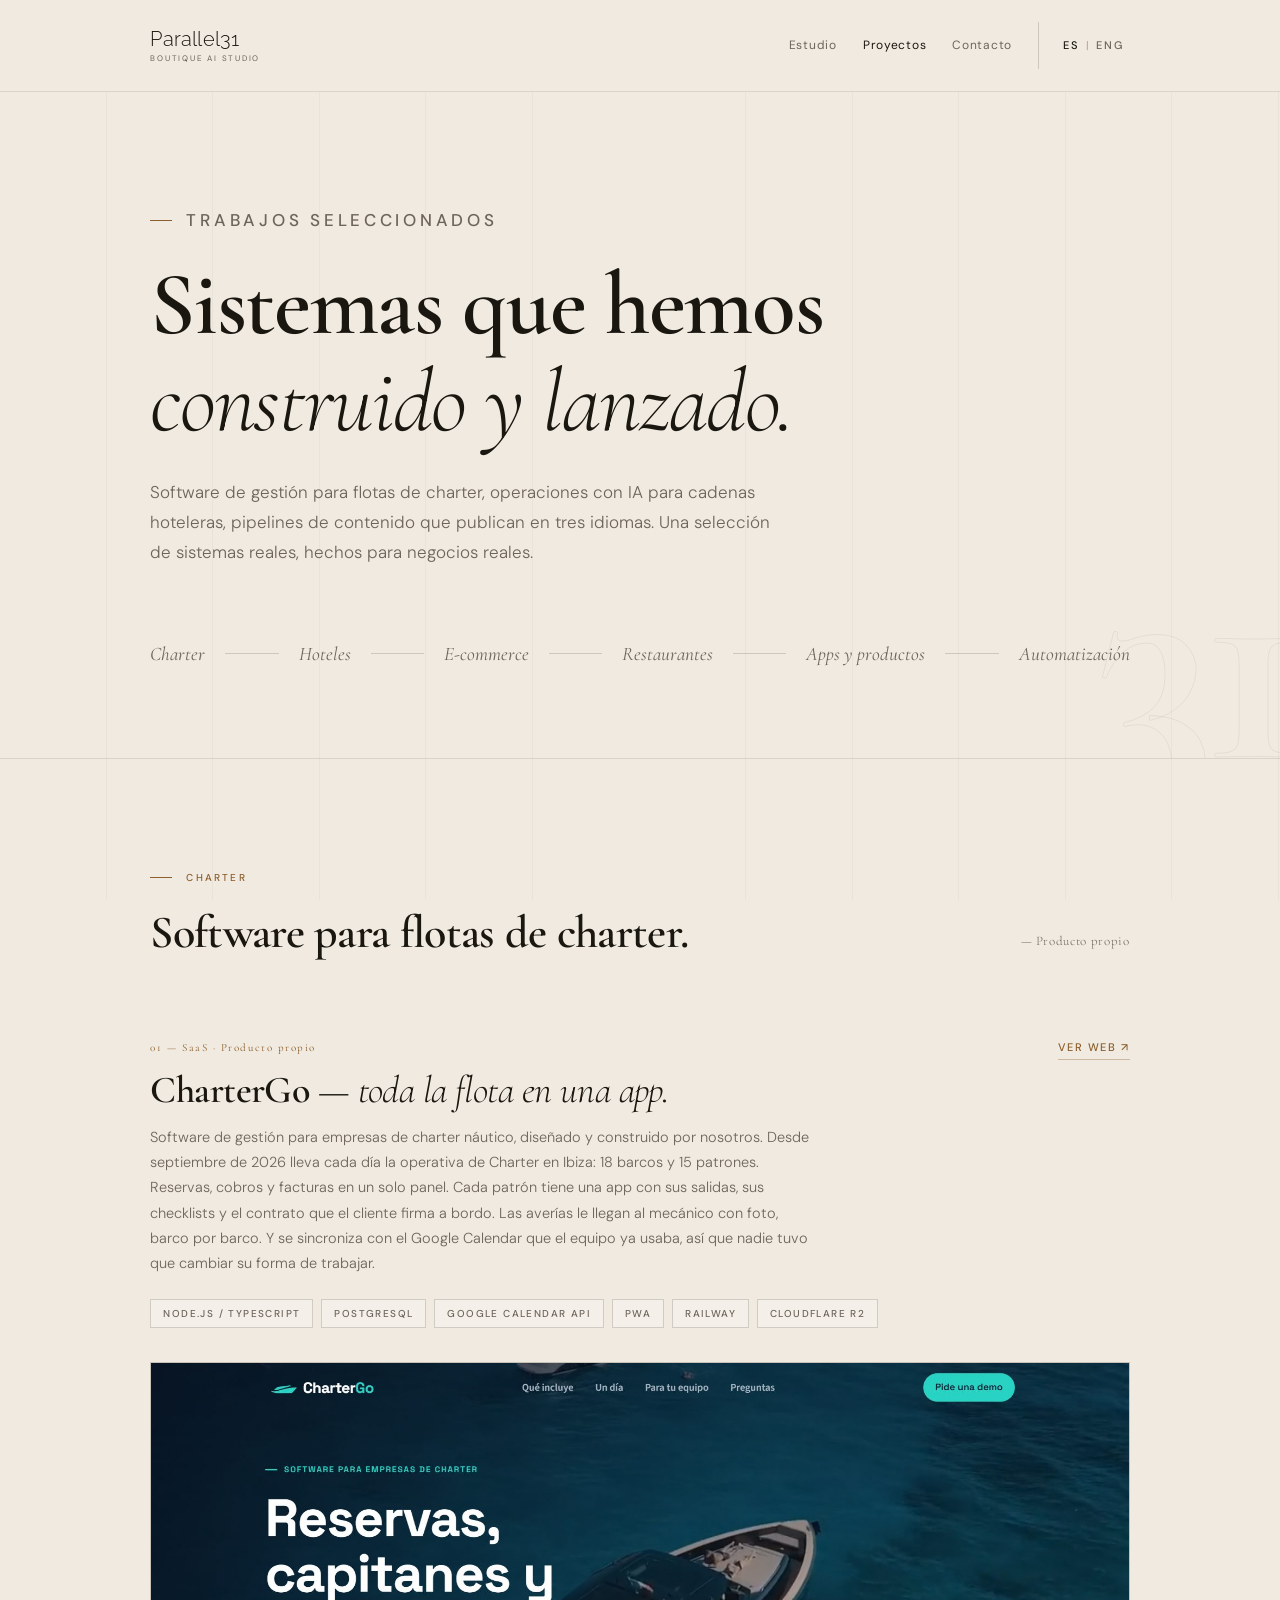
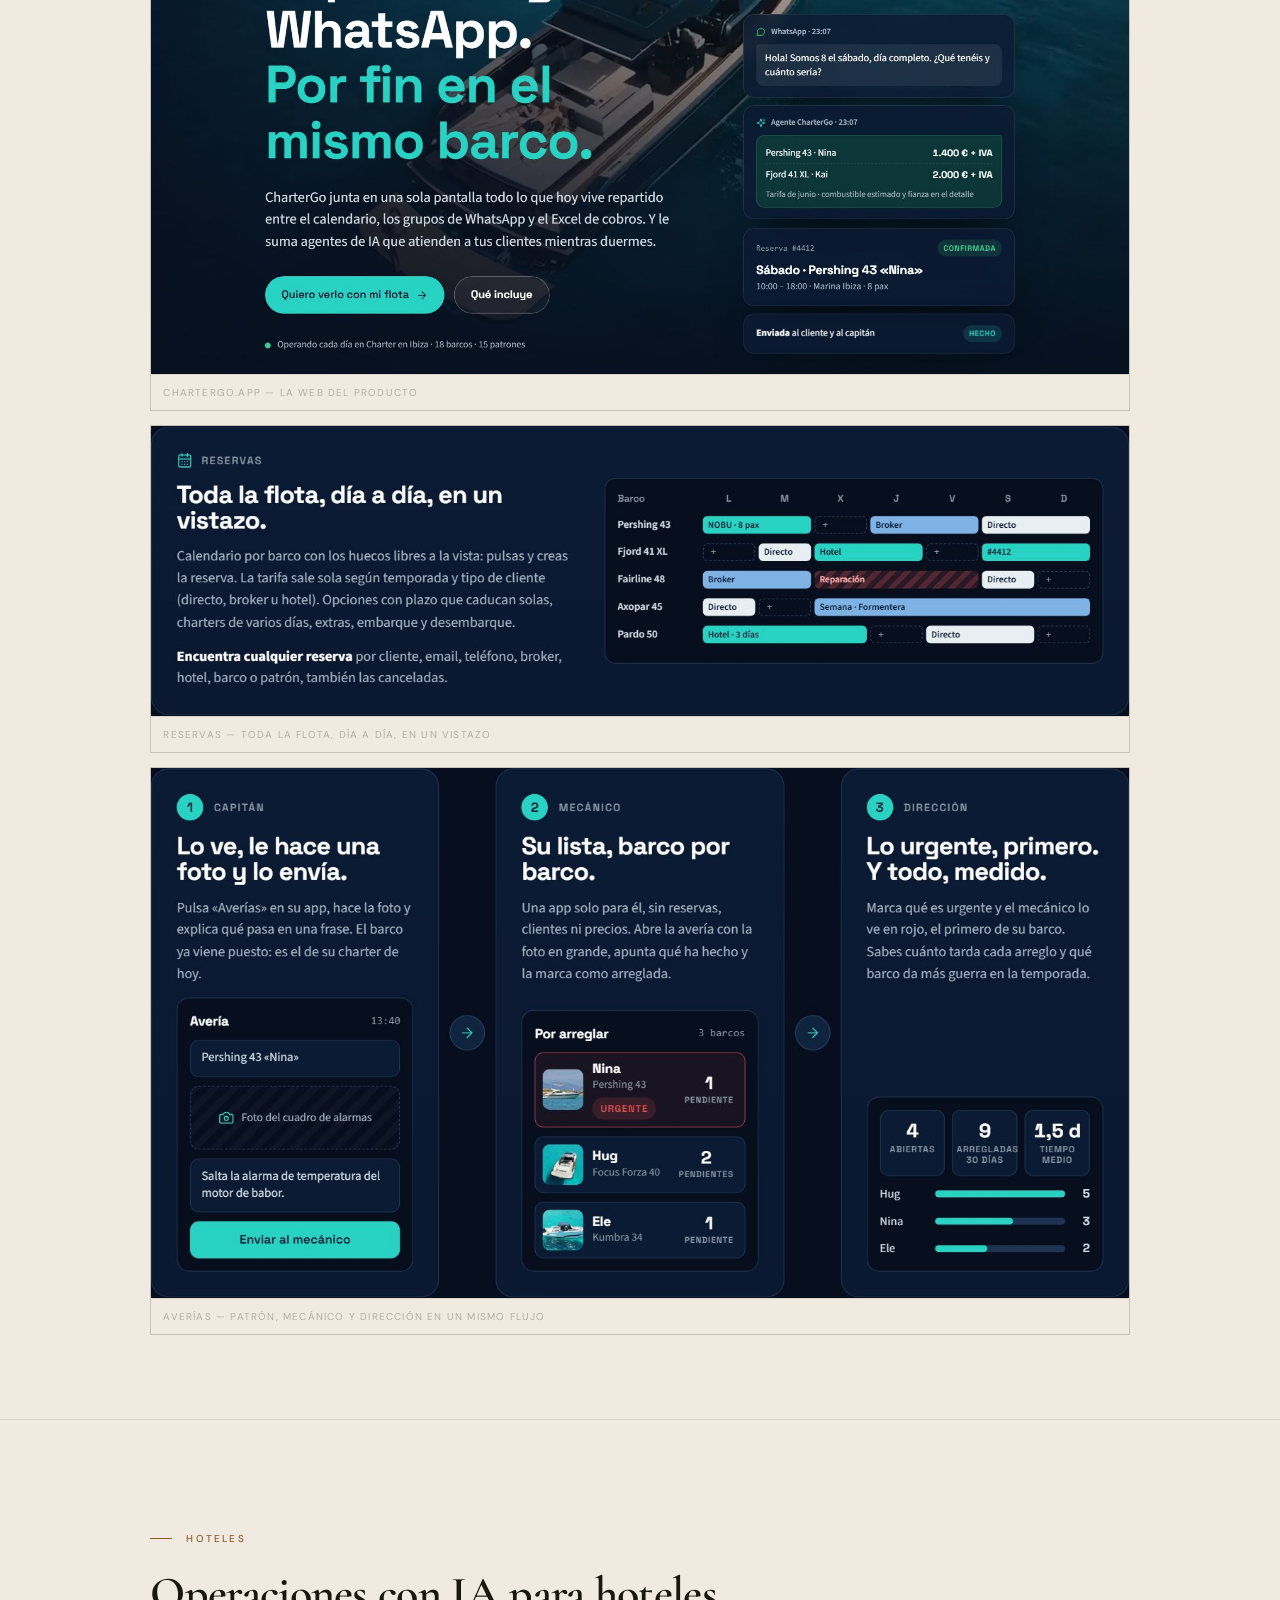
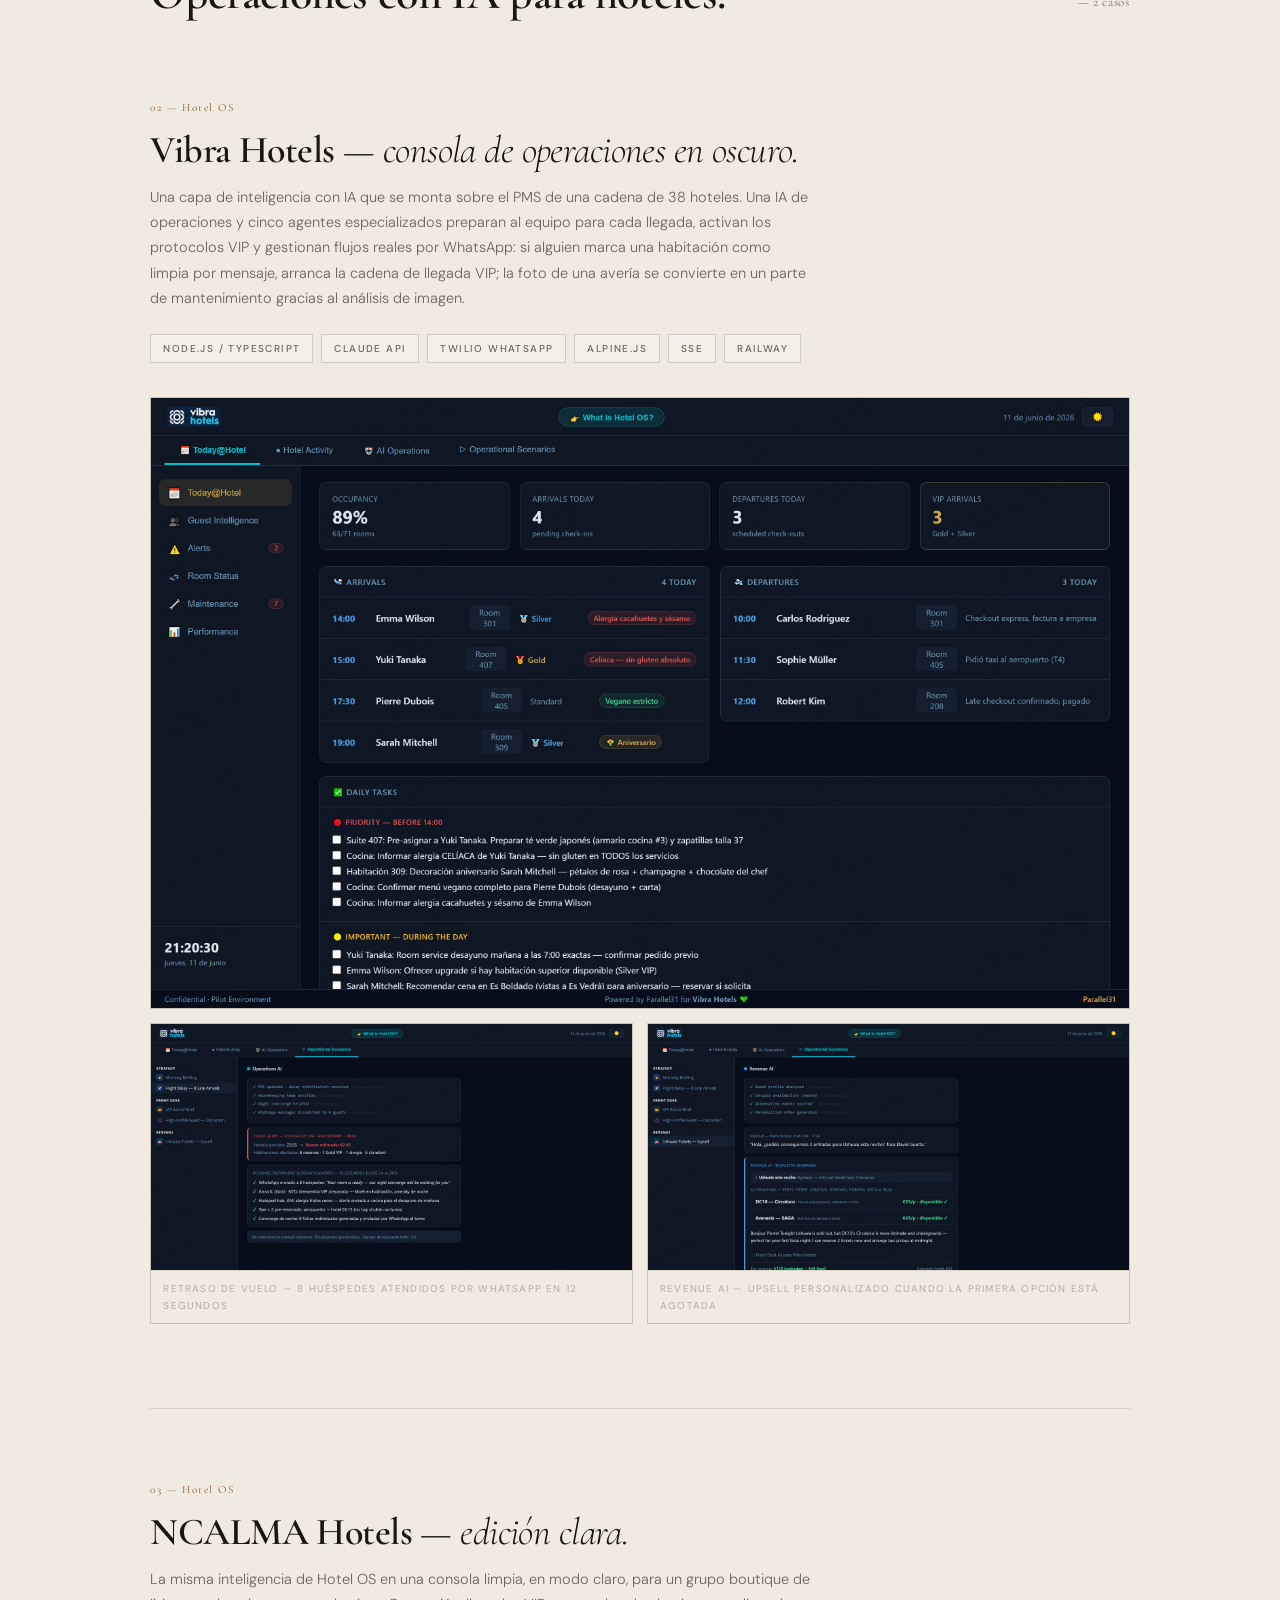
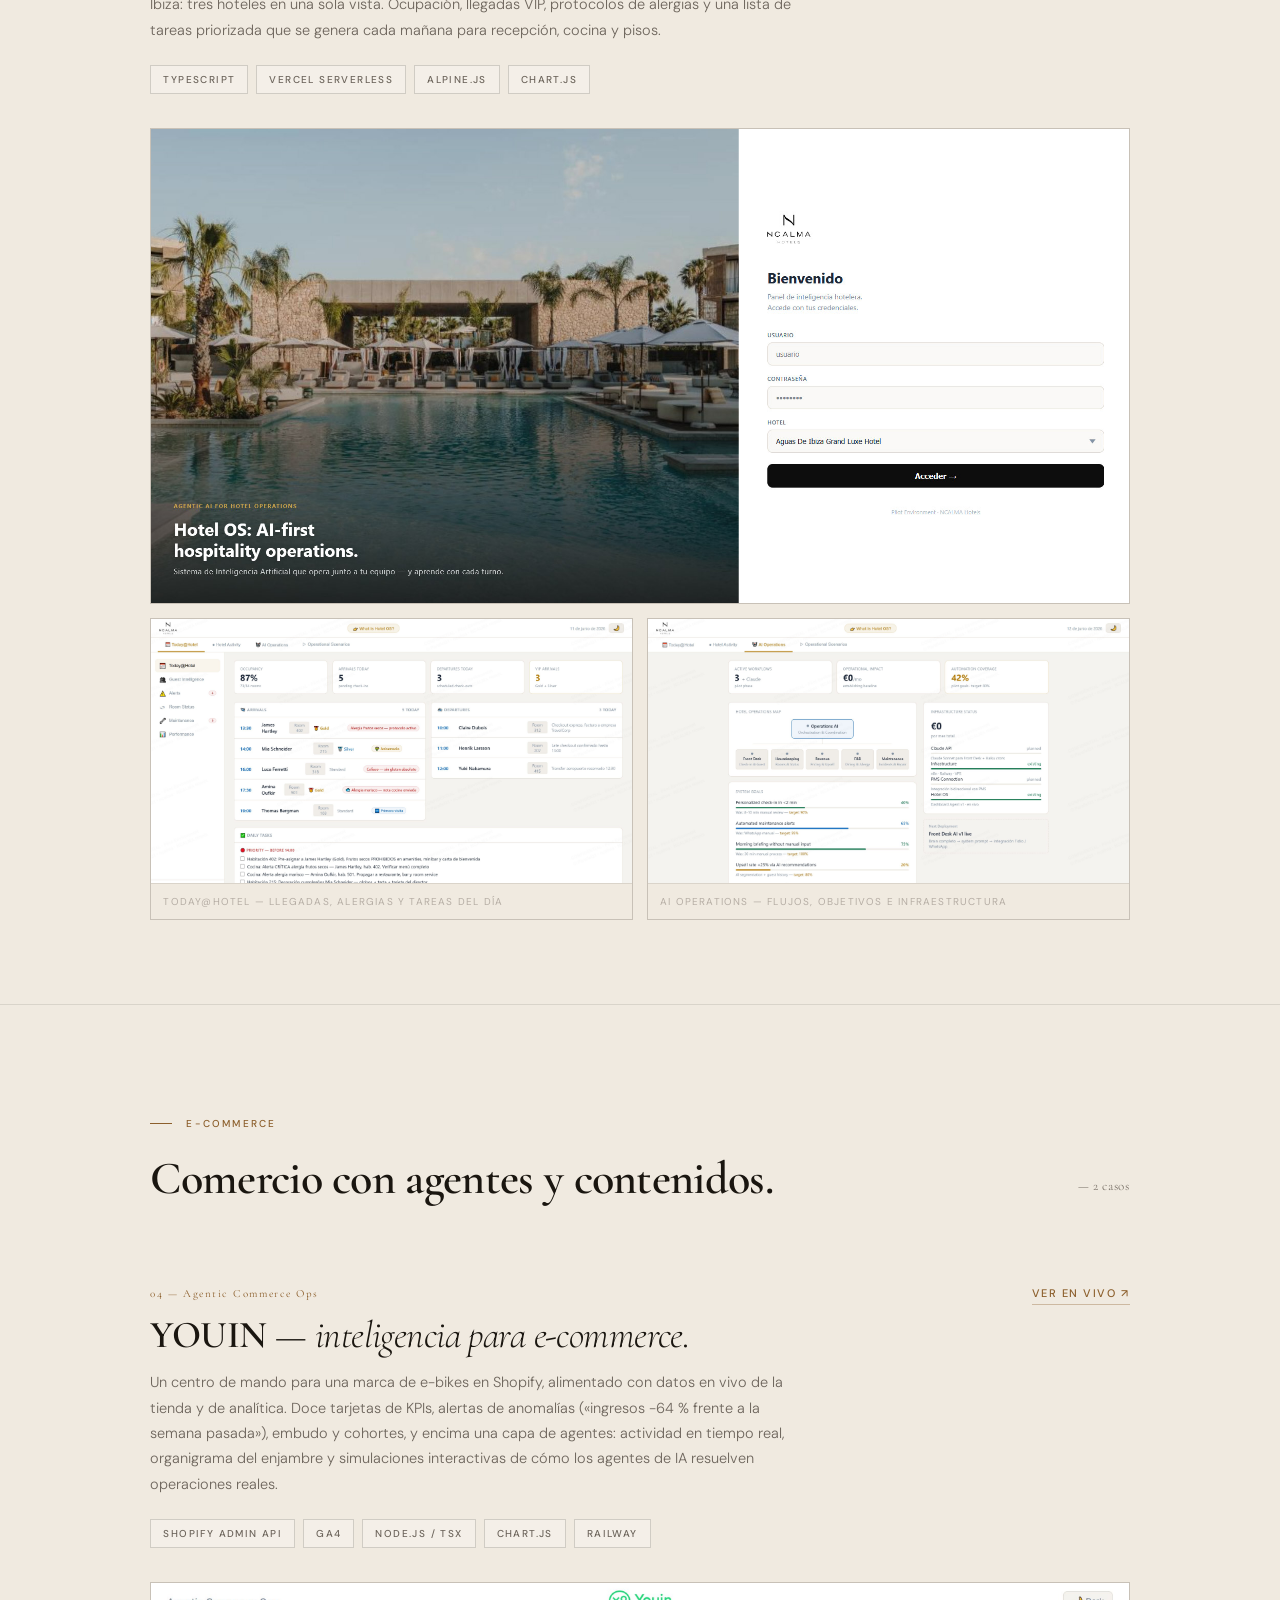
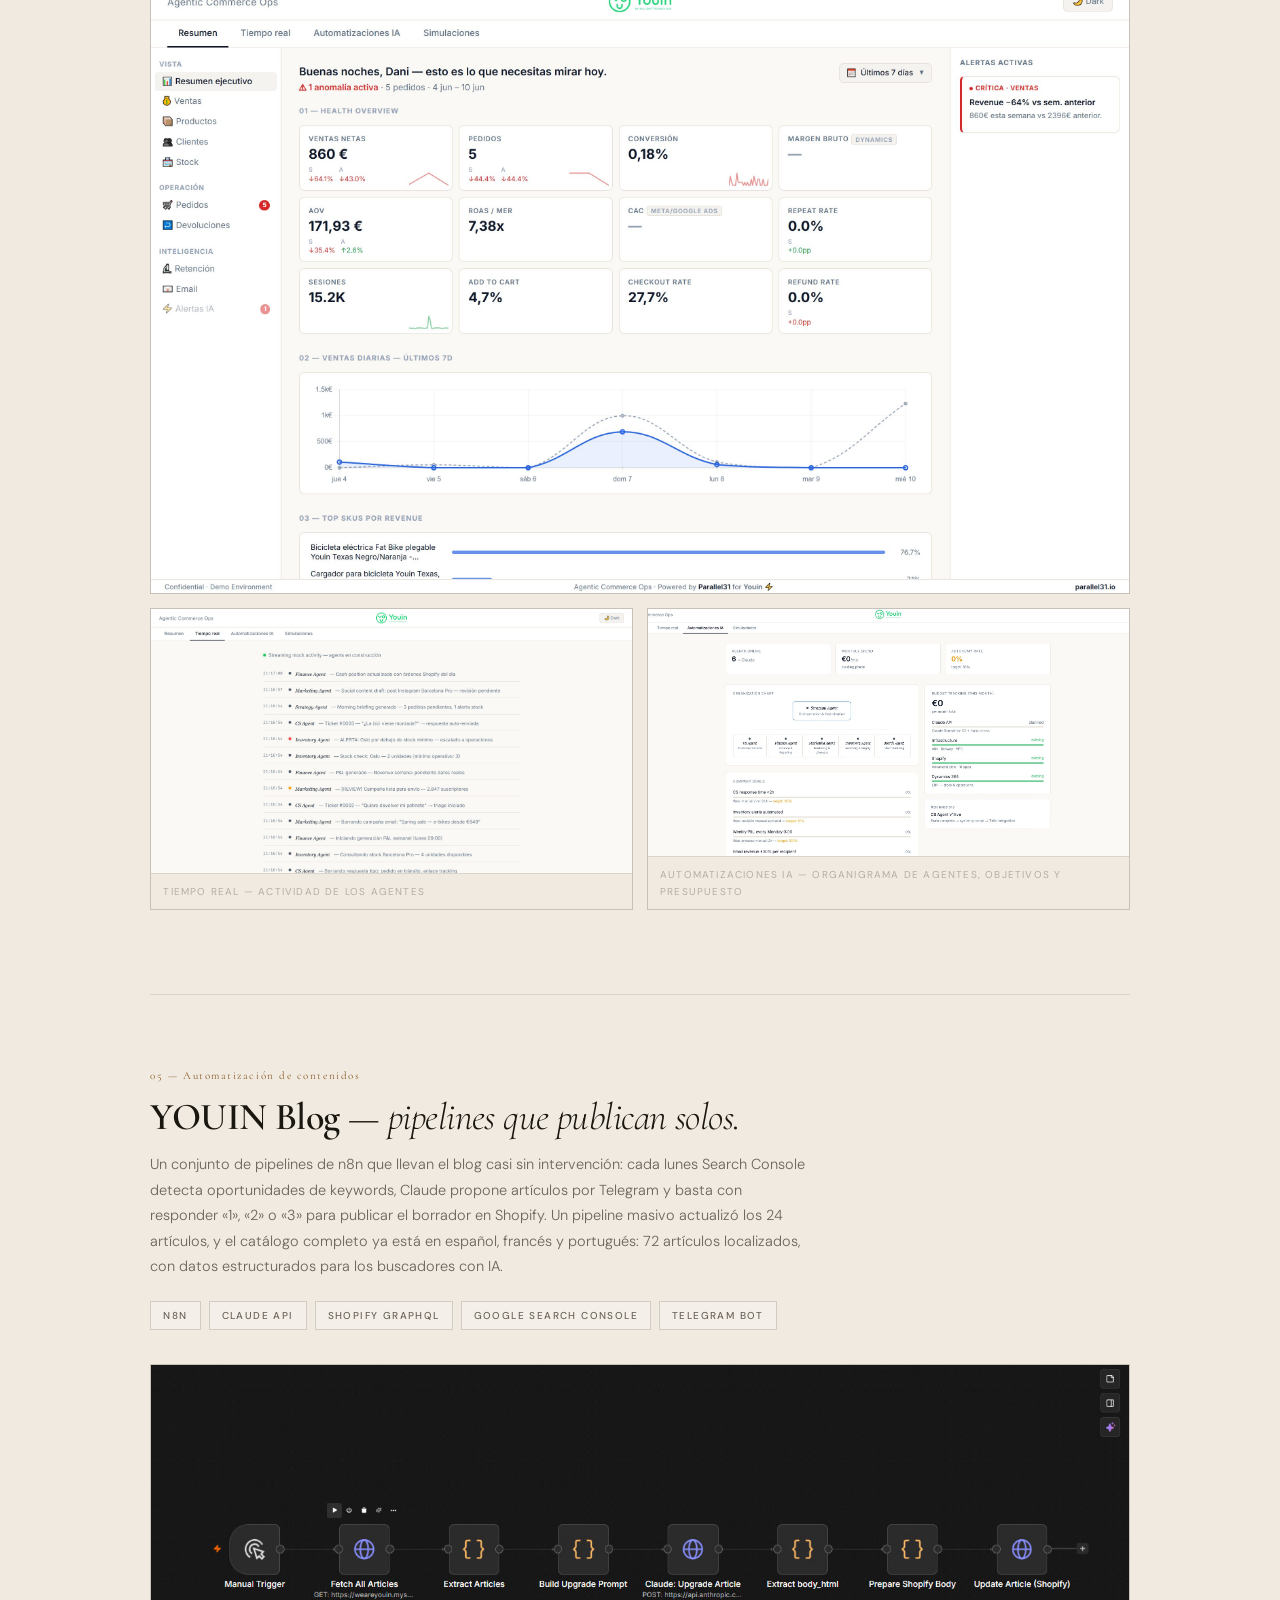
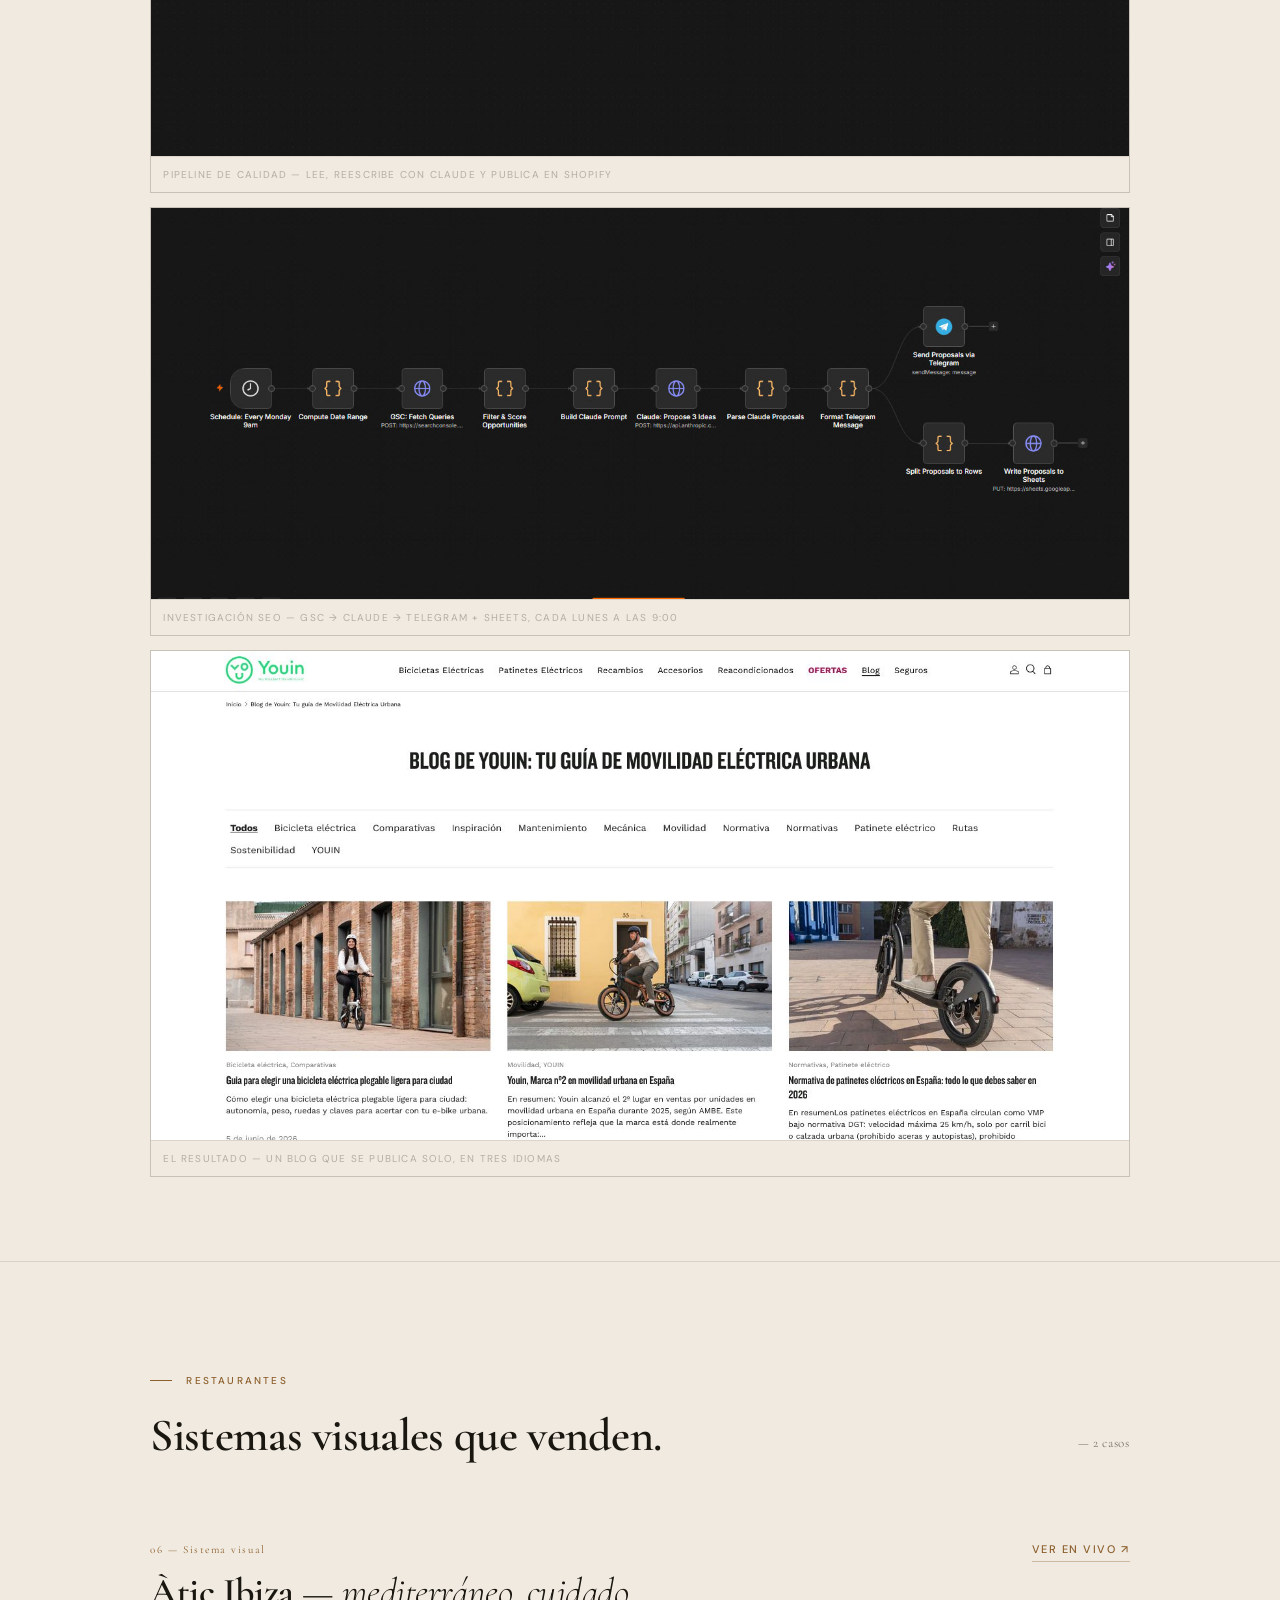
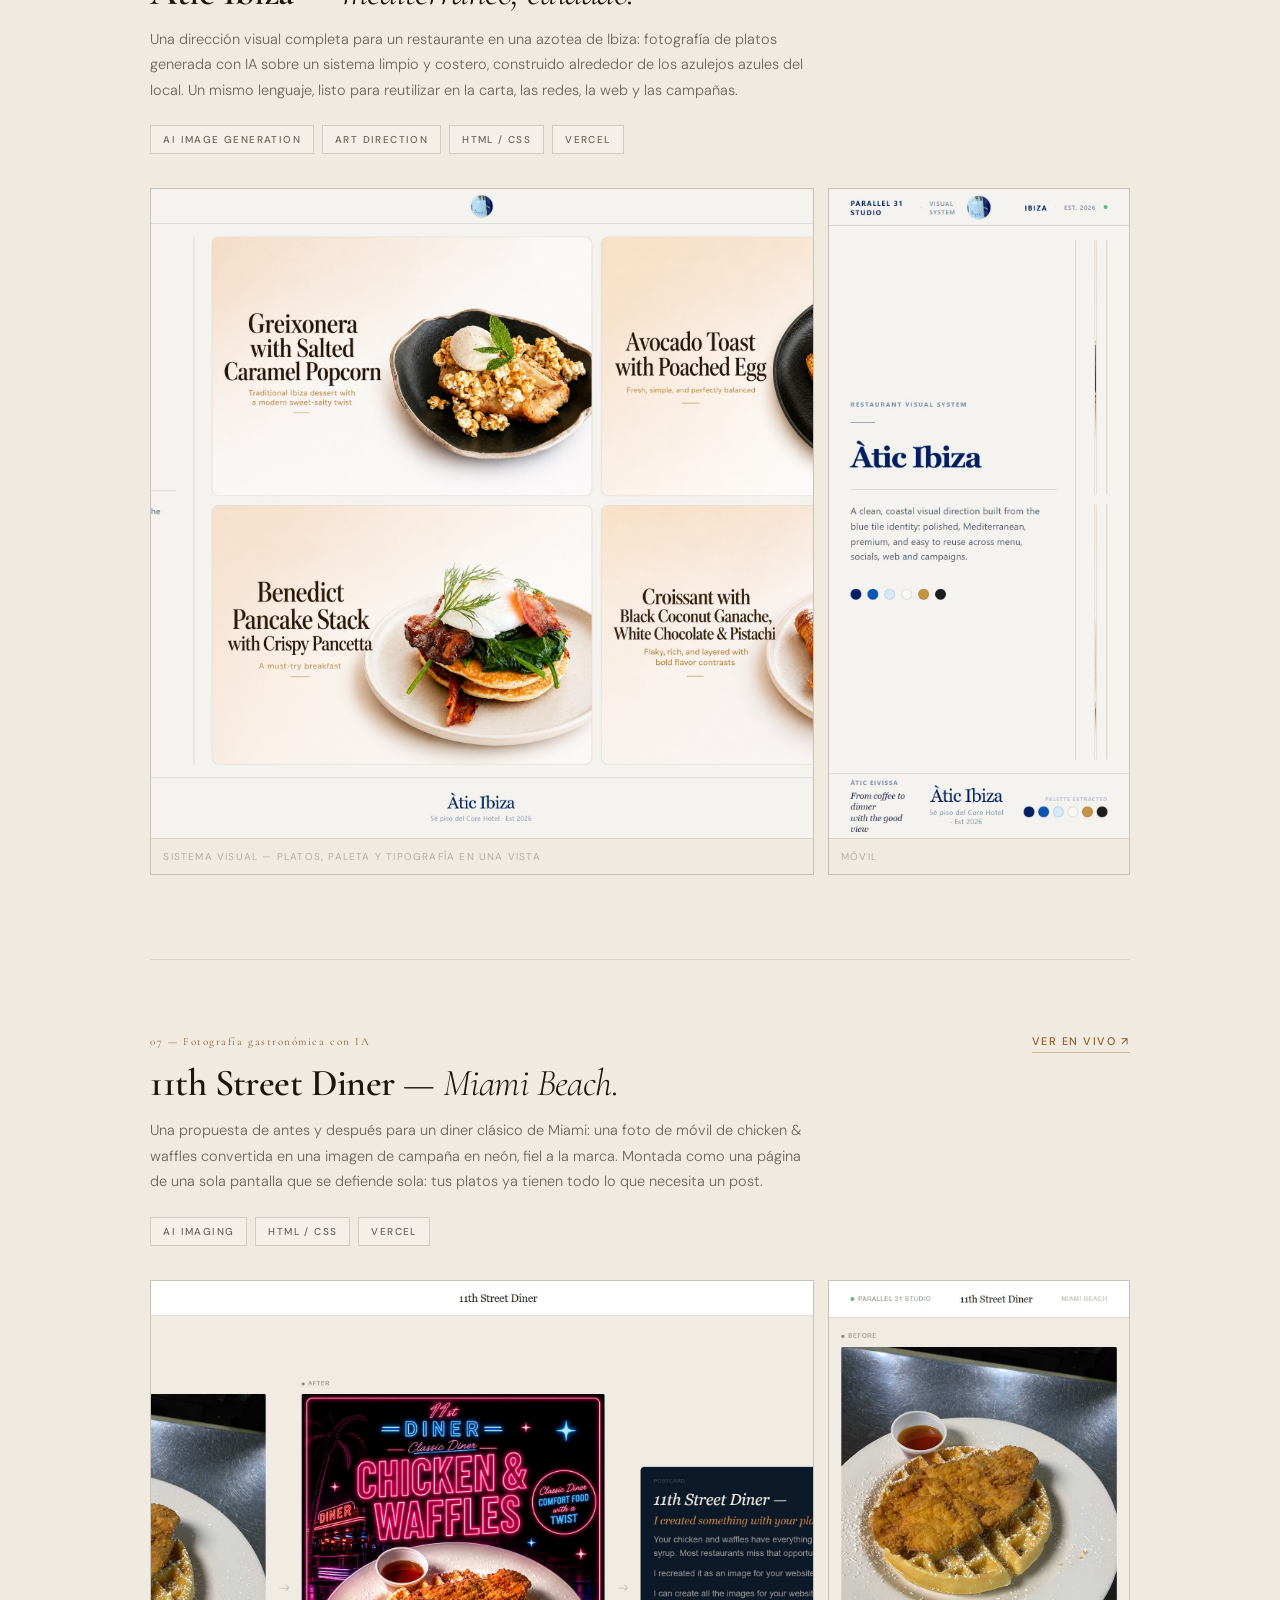
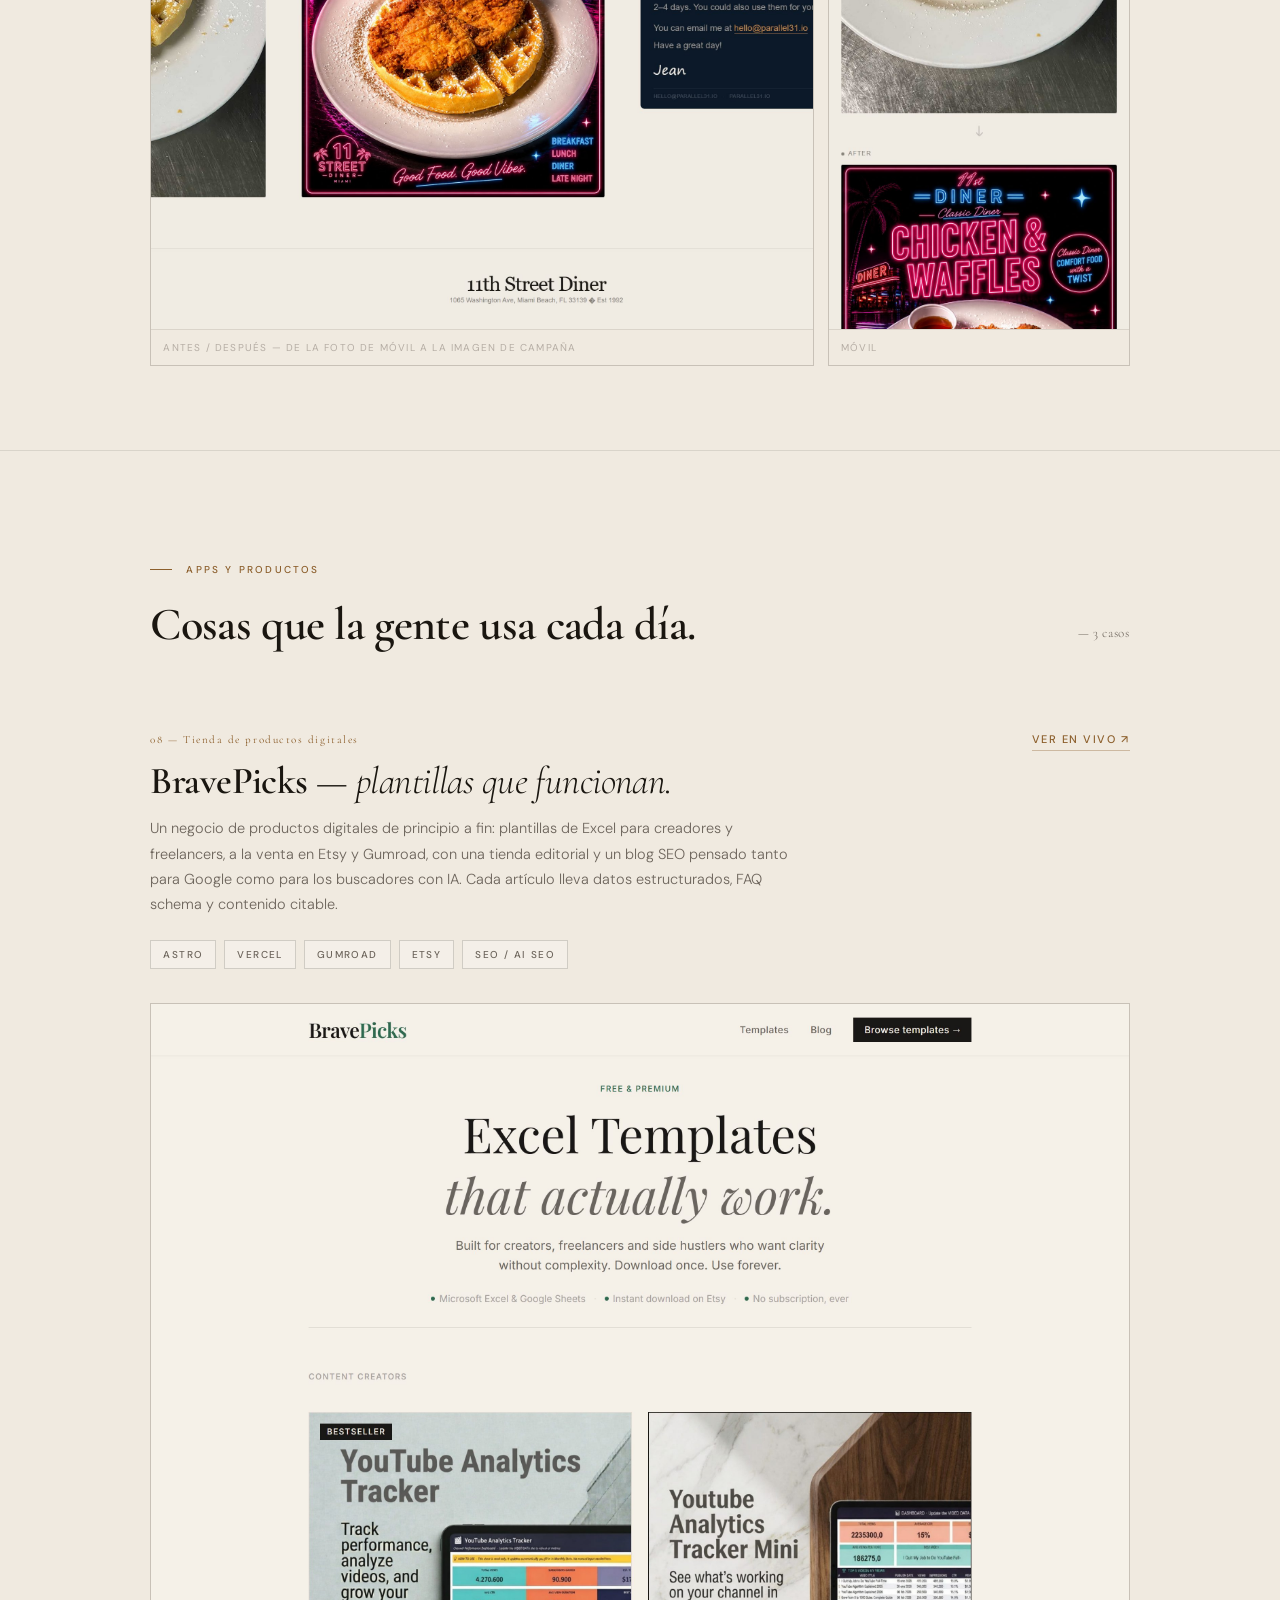
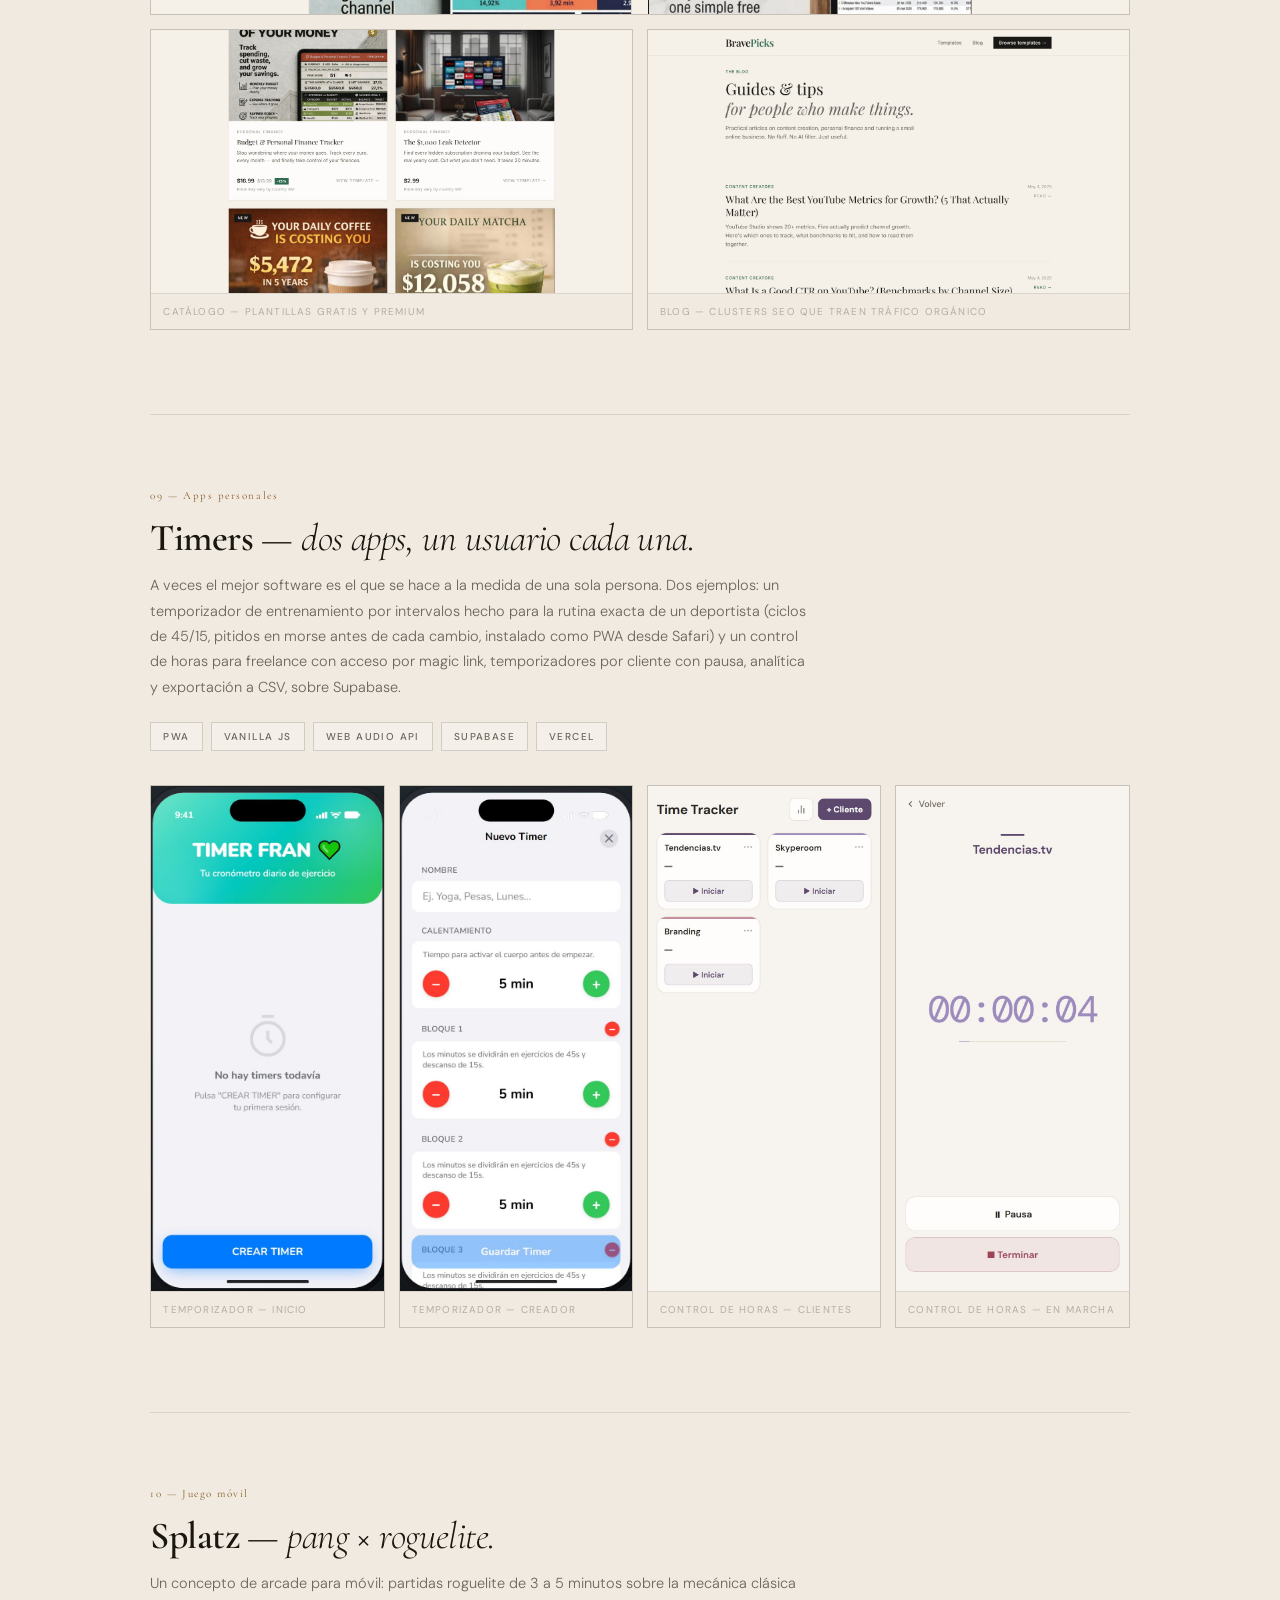
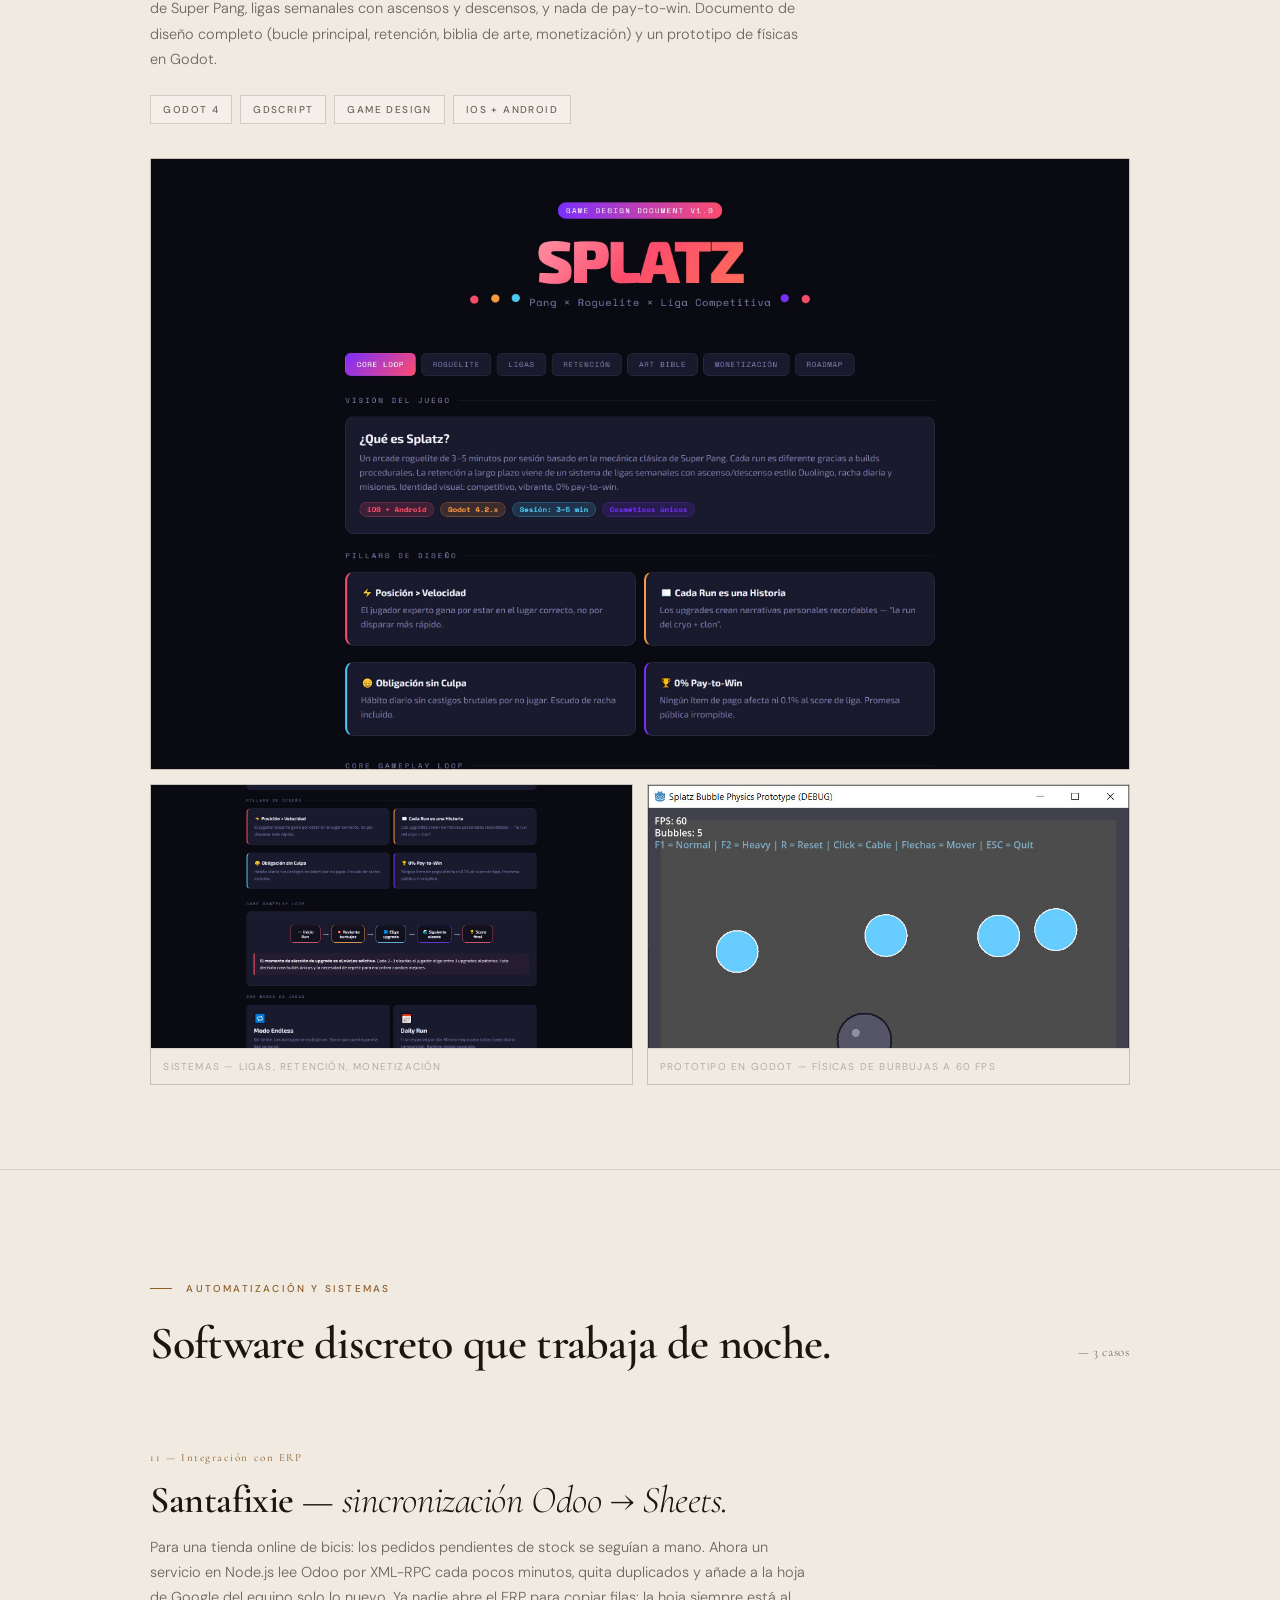
<file: projects/index.html>
<!DOCTYPE html>
<html lang="es">
<head>
  <meta charset="UTF-8">
  <meta name="viewport" content="width=device-width, initial-scale=1.0">
  <title>Proyectos — Parallel31</title>
  <meta name="description" content="Trabajos de Parallel31: software para flotas de charter, operaciones con IA para hoteles, dashboards con agentes para e-commerce, automatización de contenidos, herramientas internas y productos.">
  <meta name="robots" content="index, follow">
  <link rel="canonical" href="https://www.parallel31.io/projects">
  <link rel="alternate" hreflang="es" href="https://www.parallel31.io/projects">
  <link rel="alternate" hreflang="en" href="https://www.parallel31.io/en/projects">
  <link rel="alternate" hreflang="x-default" href="https://www.parallel31.io/projects">
  <meta property="og:title" content="Proyectos — Parallel31">
  <meta property="og:description" content="Trabajos seleccionados: sistemas de IA para flotas de charter, hoteles, e-commerce, restaurantes y empresas.">
  <meta property="og:type" content="website">
  <meta property="og:url" content="https://www.parallel31.io/projects">
  <meta property="og:locale" content="es_ES">
  <meta property="og:locale:alternate" content="en_GB">

  <!-- Cormorant Garamond (headlines) + DM Sans (body/UI) + Raleway (logo wordmark) -->
  <link rel="preconnect" href="https://fonts.googleapis.com">
  <link rel="preconnect" href="https://fonts.gstatic.com" crossorigin>
  <link href="https://fonts.googleapis.com/css2?family=Cormorant+Garamond:ital,wght@0,300;0,400;0,500;0,600;0,700;1,300;1,400;1,600&family=DM+Sans:opsz,wght@9..40,200;9..40,300;9..40,400;9..40,500&family=Raleway:wght@300;400&display=swap" rel="stylesheet">

  <link rel="stylesheet" href="/projects/projects.css">
</head>
<body>

  <!-- ──────────────── TOP BAR ──────────────── -->
  <header class="topbar">
    <div class="wrap">
      <div class="topbar-inner">
        <a href="/" class="topbar-brand">
          <span class="topbar-name">Parallel31</span>
          <span class="topbar-sub">Boutique AI Studio</span>
        </a>
        <nav class="topbar-nav">
          <a href="/" class="nav-home">Estudio</a>
          <a href="/projects" class="active">Proyectos</a>
          <a href="/#contact">Contacto</a>
          <span class="lang" aria-label="Idioma">
            <a href="/projects" hreflang="es" aria-current="page">ES</a>
            <span aria-hidden="true">|</span>
            <a href="/en/projects" hreflang="en" lang="en">ENG</a>
          </span>
        </nav>
      </div>
    </div>
  </header>

  <!-- ──────────────── PAGE HERO ──────────────── -->
  <section class="page-hero">
    <div class="hero-mark" aria-hidden="true">31</div>
    <div class="wrap">
      <p class="label fade-up">Trabajos seleccionados</p>
      <h1 class="fade-up" data-d="1">Sistemas que hemos<br><em>construido y lanzado.</em></h1>
      <p class="fade-up" data-d="2">
        Software de gestión para flotas de charter, operaciones con IA para cadenas hoteleras, pipelines de contenido que publican en tres idiomas. Una selección de sistemas reales, hechos para negocios reales.
      </p>
      <div class="hero-strip fade-up" data-d="3">
        <span class="strip-item">Charter</span>
        <span class="strip-div" aria-hidden="true"></span>
        <span class="strip-item">Hoteles</span>
        <span class="strip-div" aria-hidden="true"></span>
        <span class="strip-item">E-commerce</span>
        <span class="strip-div" aria-hidden="true"></span>
        <span class="strip-item">Restaurantes</span>
        <span class="strip-div" aria-hidden="true"></span>
        <span class="strip-item">Apps y productos</span>
        <span class="strip-div" aria-hidden="true"></span>
        <span class="strip-item">Automatización</span>
      </div>
    </div>
  </section>

  <!-- ──────────────── CHARTER ──────────────── -->
  <section class="group">
    <div class="wrap">
      <div class="group-header fade-up">
        <div>
          <p class="label">Charter</p>
          <h2>Software para flotas de charter.</h2>
        </div>
        <span class="group-count">— Producto propio</span>
      </div>

      <!-- 01 CharterGo -->
      <article class="project">
        <div class="p-top fade-up">
          <div>
            <span class="p-num">01 — SaaS · Producto propio</span>
            <h3>CharterGo <em>— toda la flota en una&nbsp;app.</em></h3>
          </div>
          <a class="p-live" href="https://chartergo.app" target="_blank" rel="noopener">Ver web ↗</a>
        </div>
        <p class="p-desc fade-up" data-d="1">
          Software de gestión para empresas de charter náutico, diseñado y construido por nosotros. Desde septiembre de 2026 lleva cada día la operativa de Charter en Ibiza: 18 barcos y 15 patrones. Reservas, cobros y facturas en un solo panel. Cada patrón tiene una app con sus salidas, sus checklists y el contrato que el cliente firma a bordo. Las averías le llegan al mecánico con foto, barco por barco. Y se sincroniza con el Google Calendar que el equipo ya usaba, así que nadie tuvo que cambiar su forma de trabajar.
        </p>
        <div class="p-stack fade-up" data-d="2">
          <span>Node.js / TypeScript</span><span>PostgreSQL</span><span>Google Calendar API</span><span>PWA</span><span>Railway</span><span>Cloudflare R2</span>
        </div>
        <div class="media-strips fade-up" data-d="2">
          <figure>
            <img src="/projects/assets/chartergo-1-hero.jpg" alt="CharterGo — web del producto con una consulta por WhatsApp, la propuesta del agente de IA y una reserva confirmada" width="1800" height="1125" loading="lazy">
            <figcaption>chartergo.app — la web del producto</figcaption>
          </figure>
          <figure>
            <img src="/projects/assets/chartergo-2-reservas.jpg" alt="CharterGo — calendario semanal de la flota por barco, con reservas por tipo de cliente y un barco en reparación" width="1380" height="410" loading="lazy">
            <figcaption>Reservas — toda la flota, día a día, en un vistazo</figcaption>
          </figure>
          <figure>
            <img src="/projects/assets/chartergo-3-averias.jpg" alt="CharterGo — flujo de averías: el patrón envía la foto, el mecánico la ve por barco y la dirección ve lo urgente" width="1380" height="749" loading="lazy">
            <figcaption>Averías — patrón, mecánico y dirección en un mismo flujo</figcaption>
          </figure>
        </div>
      </article>
    </div>
  </section>

  <!-- ──────────────── HOTELS ──────────────── -->
  <section class="group">
    <div class="wrap">
      <div class="group-header fade-up">
        <div>
          <p class="label">Hoteles</p>
          <h2>Operaciones con IA para hoteles.</h2>
        </div>
        <span class="group-count">— 2 casos</span>
      </div>

      <!-- 02 Vibra -->
      <article class="project">
        <div class="p-top fade-up">
          <div>
            <span class="p-num">02 — Hotel OS</span>
            <h3>Vibra Hotels <em>— consola de operaciones en oscuro.</em></h3>
          </div>
        </div>
        <p class="p-desc fade-up" data-d="1">
          Una capa de inteligencia con IA que se monta sobre el PMS de una cadena de 38 hoteles. Una IA de operaciones y cinco agentes especializados preparan al equipo para cada llegada, activan los protocolos VIP y gestionan flujos reales por WhatsApp: si alguien marca una habitación como limpia por mensaje, arranca la cadena de llegada VIP; la foto de una avería se convierte en un parte de mantenimiento gracias al análisis de imagen.
        </p>
        <div class="p-stack fade-up" data-d="2">
          <span>Node.js / TypeScript</span><span>Claude API</span><span>Twilio WhatsApp</span><span>Alpine.js</span><span>SSE</span><span>Railway</span>
        </div>
        <div class="media-main2 fade-up" data-d="2">
          <figure class="m-main">
            <img src="/projects/assets/vibra-2-dash.jpg" alt="Vibra Hotels — dashboard oscuro de Hotel OS con llegadas, salidas y tareas del día generadas por IA" loading="lazy">
            <figcaption>Today@Hotel — llegadas con alergias, nivel VIP y tareas de la IA</figcaption>
          </figure>
          <div class="m-row">
            <figure>
              <img src="/projects/assets/vibra-4-scenarios.jpg" alt="Escenario de retraso de vuelo — mensajes de WhatsApp enviados automáticamente a 8 huéspedes" loading="lazy">
              <figcaption>Retraso de vuelo — 8 huéspedes atendidos por WhatsApp en 12 segundos</figcaption>
            </figure>
            <figure>
              <img src="/projects/assets/vibra-5-upsell.jpg" alt="Revenue AI generando una oferta alternativa cuando Ushuaïa está agotado" loading="lazy">
              <figcaption>Revenue AI — upsell personalizado cuando la primera opción está agotada</figcaption>
            </figure>
          </div>
        </div>
      </article>

      <!-- 03 NCalma -->
      <article class="project">
        <div class="p-top fade-up">
          <div>
            <span class="p-num">03 — Hotel OS</span>
            <h3>NCALMA Hotels <em>— edición clara.</em></h3>
          </div>
        </div>
        <p class="p-desc fade-up" data-d="1">
          La misma inteligencia de Hotel OS en una consola limpia, en modo claro, para un grupo boutique de Ibiza: tres hoteles en una sola vista. Ocupación, llegadas VIP, protocolos de alergias y una lista de tareas priorizada que se genera cada mañana para recepción, cocina y pisos.
        </p>
        <div class="p-stack fade-up" data-d="2">
          <span>TypeScript</span><span>Vercel Serverless</span><span>Alpine.js</span><span>Chart.js</span>
        </div>
        <div class="media-main2 fade-up" data-d="2">
          <figure class="m-main" style="aspect-ratio: 1900 / 924;">
            <img src="/projects/assets/ncalma-0-home.jpg" alt="NCALMA Hotel OS — inicio con su marca, operaciones hoteleras con IA" loading="lazy" style="aspect-ratio: 1900 / 924;">
            <figcaption>Inicio — operaciones hoteleras con IA, acceso con su marca</figcaption>
          </figure>
          <div class="m-row">
            <figure>
              <img src="/projects/assets/ncalma-2-dash.jpg" alt="NCALMA Hotels — dashboard claro de Hotel OS con ocupación, llegadas y tareas del día" loading="lazy">
              <figcaption>Today@Hotel — llegadas, alergias y tareas del día</figcaption>
            </figure>
            <figure>
              <img src="/projects/assets/ncalma-3-aiops.jpg" alt="NCALMA Hotel OS — AI Operations con flujos, objetivos y estado de la infraestructura" loading="lazy">
              <figcaption>AI Operations — flujos, objetivos e infraestructura</figcaption>
            </figure>
          </div>
        </div>
      </article>
    </div>
  </section>

  <!-- ──────────────── E-COMMERCE ──────────────── -->
  <section class="group">
    <div class="wrap">
      <div class="group-header fade-up">
        <div>
          <p class="label">E-commerce</p>
          <h2>Comercio con agentes y contenidos.</h2>
        </div>
        <span class="group-count">— 2 casos</span>
      </div>

      <!-- 04 Youin Brain -->
      <article class="project">
        <div class="p-top fade-up">
          <div>
            <span class="p-num">04 — Agentic Commerce Ops</span>
            <h3>YOUIN <em>— inteligencia para e-commerce.</em></h3>
          </div>
          <a class="p-live" href="https://www.parallel31.io/ecommerce/youin-txampa" target="_blank" rel="noopener">Ver en vivo ↗</a>
        </div>
        <p class="p-desc fade-up" data-d="1">
          Un centro de mando para una marca de e-bikes en Shopify, alimentado con datos en vivo de la tienda y de analítica. Doce tarjetas de KPIs, alertas de anomalías («ingresos −64 % frente a la semana pasada»), embudo y cohortes, y encima una capa de agentes: actividad en tiempo real, organigrama del enjambre y simulaciones interactivas de cómo los agentes de IA resuelven operaciones reales.
        </p>
        <div class="p-stack fade-up" data-d="2">
          <span>Shopify Admin API</span><span>GA4</span><span>Node.js / tsx</span><span>Chart.js</span><span>Railway</span>
        </div>
        <div class="media-main2 fade-up" data-d="2">
          <figure class="m-main">
            <img src="/projects/assets/youinbrain-1-dash.jpg" alt="Dashboard de YOUIN — salud de los KPIs con datos en vivo de Shopify y alertas de IA" loading="lazy">
            <figcaption>Vista ejecutiva — KPIs en vivo, detección de anomalías, alertas de IA</figcaption>
          </figure>
          <div class="m-row">
            <figure>
              <img src="/projects/assets/youinbrain-3-feed.jpg" alt="Dashboard de YOUIN — actividad de los agentes en tiempo real" loading="lazy">
              <figcaption>Tiempo real — actividad de los agentes</figcaption>
            </figure>
            <figure>
              <img src="/projects/assets/youinbrain-4-autom.jpg" alt="Dashboard de YOUIN — automatizaciones de IA con organigrama de agentes, objetivos y presupuesto" loading="lazy">
              <figcaption>Automatizaciones IA — organigrama de agentes, objetivos y presupuesto</figcaption>
            </figure>
          </div>
        </div>
      </article>

      <!-- 05 Youin n8n -->
      <article class="project">
        <div class="p-top fade-up">
          <div>
            <span class="p-num">05 — Automatización de contenidos</span>
            <h3>YOUIN Blog <em>— pipelines que publican solos.</em></h3>
          </div>
        </div>
        <p class="p-desc fade-up" data-d="1">
          Un conjunto de pipelines de n8n que llevan el blog casi sin intervención: cada lunes Search Console detecta oportunidades de keywords, Claude propone artículos por Telegram y basta con responder «1», «2» o «3» para publicar el borrador en Shopify. Un pipeline masivo actualizó los 24 artículos, y el catálogo completo ya está en español, francés y portugués: 72 artículos localizados, con datos estructurados para los buscadores con IA.
        </p>
        <div class="p-stack fade-up" data-d="2">
          <span>n8n</span><span>Claude API</span><span>Shopify GraphQL</span><span>Google Search Console</span><span>Telegram Bot</span>
        </div>
        <div class="media-strips fade-up" data-d="2">
          <figure class="strip-crop">
            <img src="/projects/assets/youinn8n-1-bulk.jpg" alt="Workflow de n8n — actualización masiva de contenidos reescritos con Claude y publicados en Shopify" loading="lazy">
            <figcaption>Pipeline de calidad — lee, reescribe con Claude y publica en Shopify</figcaption>
          </figure>
          <figure class="strip-crop">
            <img src="/projects/assets/youinn8n-2-research.jpg" alt="Workflow de n8n — investigación SEO de Google Search Console a Claude, Telegram y Sheets" loading="lazy">
            <figcaption>Investigación SEO — GSC → Claude → Telegram + Sheets, cada lunes a las 9:00</figcaption>
          </figure>
          <figure class="strip-top">
            <img src="/projects/assets/youinblog-1-index.jpg" alt="Blog de YOUIN — índice en vivo con artículos actualizados por IA en tres idiomas" loading="lazy">
            <figcaption>El resultado — un blog que se publica solo, en tres idiomas</figcaption>
          </figure>
        </div>
      </article>
    </div>
  </section>

  <!-- ──────────────── RESTAURANTS ──────────────── -->
  <section class="group">
    <div class="wrap">
      <div class="group-header fade-up">
        <div>
          <p class="label">Restaurantes</p>
          <h2>Sistemas visuales que venden.</h2>
        </div>
        <span class="group-count">— 2 casos</span>
      </div>

      <!-- 06 Atic -->
      <article class="project">
        <div class="p-top fade-up">
          <div>
            <span class="p-num">06 — Sistema visual</span>
            <h3>Àtic Ibiza <em>— mediterráneo, cuidado.</em></h3>
          </div>
          <a class="p-live" href="/restaurants/ibiza/atic/" target="_blank" rel="noopener">Ver en vivo ↗</a>
        </div>
        <p class="p-desc fade-up" data-d="1">
          Una dirección visual completa para un restaurante en una azotea de Ibiza: fotografía de platos generada con IA sobre un sistema limpio y costero, construido alrededor de los azulejos azules del local. Un mismo lenguaje, listo para reutilizar en la carta, las redes, la web y las campañas.
        </p>
        <div class="p-stack fade-up" data-d="2">
          <span>AI Image Generation</span><span>Art Direction</span><span>HTML / CSS</span><span>Vercel</span>
        </div>
        <div class="media-desk-phone fade-up" data-d="2">
          <figure class="m-desk">
            <img src="/projects/assets/atic-1-hero.jpg" alt="Sistema visual de Àtic Ibiza — fotografía de platos generada con IA en una maqueta editorial limpia" loading="lazy">
            <figcaption>Sistema visual — platos, paleta y tipografía en una vista</figcaption>
          </figure>
          <figure class="m-phone">
            <img src="/projects/assets/atic-2-mobile.jpg" alt="Sistema visual de Àtic Ibiza en el móvil" loading="lazy">
            <figcaption>Móvil</figcaption>
          </figure>
        </div>
      </article>

      <!-- 07 Diner -->
      <article class="project">
        <div class="p-top fade-up">
          <div>
            <span class="p-num">07 — Fotografía gastronómica con IA</span>
            <h3>11th Street Diner <em>— Miami Beach.</em></h3>
          </div>
          <a class="p-live" href="/restaurants/miami/11thstreetdiner/" target="_blank" rel="noopener">Ver en vivo ↗</a>
        </div>
        <p class="p-desc fade-up" data-d="1">
          Una propuesta de antes y después para un diner clásico de Miami: una foto de móvil de chicken &amp; waffles convertida en una imagen de campaña en neón, fiel a la marca. Montada como una página de una sola pantalla que se defiende sola: tus platos ya tienen todo lo que necesita un post.
        </p>
        <div class="p-stack fade-up" data-d="2">
          <span>AI Imaging</span><span>HTML / CSS</span><span>Vercel</span>
        </div>
        <div class="media-desk-phone fade-up" data-d="2">
          <figure class="m-desk">
            <img src="/projects/assets/diner-1-hero.jpg" alt="11th Street Diner — propuesta de antes y después con fotografía gastronómica con IA" loading="lazy">
            <figcaption>Antes / después — de la foto de móvil a la imagen de campaña</figcaption>
          </figure>
          <figure class="m-phone">
            <img src="/projects/assets/diner-2-mobile.jpg" alt="Propuesta para 11th Street Diner en el móvil" loading="lazy">
            <figcaption>Móvil</figcaption>
          </figure>
        </div>
      </article>
    </div>
  </section>

  <!-- ──────────────── APPS & PRODUCTS ──────────────── -->
  <section class="group">
    <div class="wrap">
      <div class="group-header fade-up">
        <div>
          <p class="label">Apps y productos</p>
          <h2>Cosas que la gente usa cada día.</h2>
        </div>
        <span class="group-count">— 3 casos</span>
      </div>

      <!-- 08 BravePicks -->
      <article class="project">
        <div class="p-top fade-up">
          <div>
            <span class="p-num">08 — Tienda de productos digitales</span>
            <h3>BravePicks <em>— plantillas que funcionan.</em></h3>
          </div>
          <a class="p-live" href="https://templates.bravepicks.com" target="_blank" rel="noopener">Ver en vivo ↗</a>
        </div>
        <p class="p-desc fade-up" data-d="1">
          Un negocio de productos digitales de principio a fin: plantillas de Excel para creadores y freelancers, a la venta en Etsy y Gumroad, con una tienda editorial y un blog SEO pensado tanto para Google como para los buscadores con IA. Cada artículo lleva datos estructurados, FAQ schema y contenido citable.
        </p>
        <div class="p-stack fade-up" data-d="2">
          <span>Astro</span><span>Vercel</span><span>Gumroad</span><span>Etsy</span><span>SEO / AI SEO</span>
        </div>
        <div class="media-main2 fade-up" data-d="2">
          <figure class="m-main">
            <img src="/projects/assets/bravepicks-1-home.jpg" alt="BravePicks Templates — tienda editorial de plantillas de Excel" loading="lazy">
            <figcaption>Tienda — templates.bravepicks.com</figcaption>
          </figure>
          <div class="m-row">
            <figure>
              <img src="/projects/assets/bravepicks-2-grid.jpg" alt="Catálogo de plantillas de BravePicks" loading="lazy">
              <figcaption>Catálogo — plantillas gratis y premium</figcaption>
            </figure>
            <figure>
              <img src="/projects/assets/bravepicks-3-blog.jpg" alt="Blog SEO de BravePicks" loading="lazy">
              <figcaption>Blog — clusters SEO que traen tráfico orgánico</figcaption>
            </figure>
          </div>
        </div>
      </article>

      <!-- 09 Timers -->
      <article class="project">
        <div class="p-top fade-up">
          <div>
            <span class="p-num">09 — Apps personales</span>
            <h3>Timers <em>— dos apps, un usuario cada una.</em></h3>
          </div>
        </div>
        <p class="p-desc fade-up" data-d="1">
          A veces el mejor software es el que se hace a la medida de una sola persona. Dos ejemplos: un temporizador de entrenamiento por intervalos hecho para la rutina exacta de un deportista (ciclos de 45/15, pitidos en morse antes de cada cambio, instalado como PWA desde Safari) y un control de horas para freelance con acceso por magic link, temporizadores por cliente con pausa, analítica y exportación a CSV, sobre Supabase.
        </p>
        <div class="p-stack fade-up" data-d="2">
          <span>PWA</span><span>Vanilla JS</span><span>Web Audio API</span><span>Supabase</span><span>Vercel</span>
        </div>
        <div class="media-phones fade-up" data-d="2">
          <figure>
            <img src="/projects/assets/frantimer-1-home.jpg" alt="PWA de temporizador de entrenamiento — pantalla de inicio" loading="lazy">
            <figcaption>Temporizador — inicio</figcaption>
          </figure>
          <figure>
            <img src="/projects/assets/frantimer-2-create.jpg" alt="PWA de temporizador de entrenamiento — creador de sesiones con calentamiento y bloques" loading="lazy">
            <figcaption>Temporizador — creador</figcaption>
          </figure>
          <figure>
            <img src="/projects/assets/paulatimer-2-home.jpg" alt="Control de horas — lista de clientes con el total de cada uno" loading="lazy">
            <figcaption>Control de horas — clientes</figcaption>
          </figure>
          <figure>
            <img src="/projects/assets/paulatimer-3-running.jpg" alt="Control de horas — sesión en marcha con botones de pausa y fin" loading="lazy">
            <figcaption>Control de horas — en marcha</figcaption>
          </figure>
        </div>
      </article>

      <!-- 10 Splatz -->
      <article class="project">
        <div class="p-top fade-up">
          <div>
            <span class="p-num">10 — Juego móvil</span>
            <h3>Splatz <em>— pang × roguelite.</em></h3>
          </div>
        </div>
        <p class="p-desc fade-up" data-d="1">
          Un concepto de arcade para móvil: partidas roguelite de 3 a 5 minutos sobre la mecánica clásica de Super Pang, ligas semanales con ascensos y descensos, y nada de pay-to-win. Documento de diseño completo (bucle principal, retención, biblia de arte, monetización) y un prototipo de físicas en Godot.
        </p>
        <div class="p-stack fade-up" data-d="2">
          <span>Godot 4</span><span>GDScript</span><span>Game Design</span><span>iOS + Android</span>
        </div>
        <div class="media-main2 fade-up" data-d="2">
          <figure class="m-main">
            <img src="/projects/assets/splatz-2-gdd.jpg" alt="Documento de diseño de Splatz — visión, pilares y bucle principal" loading="lazy">
            <figcaption>Documento de diseño v1.0 — visión y pilares</figcaption>
          </figure>
          <div class="m-row">
            <figure>
              <img src="/projects/assets/splatz-3-gdd2.jpg" alt="Documento de diseño de Splatz — detalle de los sistemas de juego" loading="lazy">
              <figcaption>Sistemas — ligas, retención, monetización</figcaption>
            </figure>
            <figure>
              <img src="/projects/assets/splatz-1-proto.jpg" alt="Prototipo de físicas de burbujas de Splatz en Godot" loading="lazy">
              <figcaption>Prototipo en Godot — físicas de burbujas a 60 fps</figcaption>
            </figure>
          </div>
        </div>
      </article>
    </div>
  </section>

  <!-- ──────────────── AUTOMATION & SYSTEMS ──────────────── -->
  <section class="group">
    <div class="wrap">
      <div class="group-header fade-up">
        <div>
          <p class="label">Automatización y sistemas</p>
          <h2>Software discreto que trabaja de noche.</h2>
        </div>
        <span class="group-count">— 3 casos</span>
      </div>

      <!-- 11 Santafixie -->
      <article class="project">
        <div class="p-top fade-up">
          <div>
            <span class="p-num">11 — Integración con ERP</span>
            <h3>Santafixie <em>— sincronización Odoo → Sheets.</em></h3>
          </div>
        </div>
        <p class="p-desc fade-up" data-d="1">
          Para una tienda online de bicis: los pedidos pendientes de stock se seguían a mano. Ahora un servicio en Node.js lee Odoo por XML-RPC cada pocos minutos, quita duplicados y añade a la hoja de Google del equipo solo lo nuevo. Ya nadie abre el ERP para copiar filas: la hoja siempre está al día.
        </p>
        <div class="p-stack fade-up" data-d="2">
          <span>Node.js</span><span>Odoo XML-RPC</span><span>Google Sheets API</span><span>Railway</span>
        </div>
        <div class="sys-grid fade-up" data-d="2">
          <div class="terminal" role="img" aria-label="Log del servicio de sincronización">
            <div class="t-bar"><i></i><i></i><i></i></div>
            <div><span class="t-cmd">$ railway logs --service odoo-sync</span></div>
            <div><span class="t-dim">[08:00:12]</span> sync started — sheet <span class="t-accent">"Pedidos · Junio 2026"</span></div>
            <div><span class="t-dim">[08:00:14]</span> odoo xml-rpc → 47 orders in "Esperando Disponibilidad"</div>
            <div><span class="t-dim">[08:00:15]</span> dedupe → 3 new since last run</div>
            <div><span class="t-dim">[08:00:16]</span> <span class="t-ok">✓ 3 rows appended</span></div>
            <div><span class="t-dim">[08:00:16]</span> next run in 10 min</div>
          </div>
          <div class="stat-col">
            <div class="tile" style="background:var(--bg)"><b>Cada 10 min</b><span>sincronización continua, 24/7</span></div>
            <div class="tile" style="background:var(--bg)"><b>Cero</b><span>filas duplicadas</span></div>
            <div class="tile" style="background:var(--bg)"><b>0 h/semana</b><span>copiando a mano del ERP (antes, horas)</span></div>
          </div>
        </div>
      </article>

      <!-- 12 Polymarket -->
      <article class="project">
        <div class="p-top fade-up">
          <div>
            <span class="p-num">12 — Sistemas cuantitativos</span>
            <h3>Polymarket <em>— bots de trading.</em></h3>
          </div>
        </div>
        <p class="p-desc fade-up" data-d="1">
          Una familia de sistemas de trading automático para mercados de predicción: un escáner que recorre unos 1.000 mercados por sesión buscando longshots mal valorados, operaciones simuladas dimensionadas con Kelly y con stops absolutos, y cada señal, operación y sesión guardada en Postgres para revisar los resultados sin trampas. Disciplina de investigación aplicada a un mercado real.
        </p>
        <div class="p-stack fade-up" data-d="2">
          <span>Python</span><span>PostgreSQL</span><span>Polymarket CLOB API</span><span>Railway</span>
        </div>
        <div class="sys-grid fade-up" data-d="2">
          <div class="terminal" role="img" aria-label="Log del bot de trading">
            <div class="t-bar"><i></i><i></i><i></i></div>
            <div><span class="t-cmd">$ python main.py --mode paper</span></div>
            <div><span class="t-dim">[scan]</span> 994 markets · filter: YES 20–40¢ · edge ≥ 2pp</div>
            <div><span class="t-dim">[signal]</span> longshot detected → EV <span class="t-accent">+0.04</span> · 14d to resolution</div>
            <div><span class="t-dim">[trade]</span> BUY NO · $42 USDC · stop: YES ≥ 0.55</div>
            <div><span class="t-dim">[db]</span> <span class="t-ok">✓ session 33 persisted — 2 open positions</span></div>
          </div>
          <div class="stat-col">
            <div class="tile" style="background:var(--bg)"><b>~1.000</b><span>mercados por sesión</span></div>
            <div class="tile" style="background:var(--bg)"><b>17 – 0</b><span>aciertos/fallos desde el ajuste de estrategia (simulado)</span></div>
            <div class="tile" style="background:var(--bg)"><b>+17,5 %</b><span>ROI simulado tras el ajuste</span></div>
          </div>
        </div>
      </article>

      <!-- 13 Tendencias -->
      <article class="project">
        <div class="p-top fade-up">
          <div>
            <span class="p-num">13 — Automatización de medios</span>
            <h3>Tendencias.tv <em>— un canal, migrado.</em></h3>
          </div>
          <a class="p-live" href="https://www.youtube.com/user/tendencias" target="_blank" rel="noopener">Ver canal ↗</a>
        </div>
        <p class="p-desc fade-up" data-d="1">
          El videopodcast Skyperoom solo estaba en Spotify: más de cien episodios que no aparecían al buscar en YouTube. Un pipeline en Python descargó todos los episodios, mantuvo títulos y numeración y los subió con la YouTube Data API, con reintentos automáticos. El canal pasó de un puñado de clips a un archivo completo de más de 900 vídeos.
        </p>
        <div class="p-stack fade-up" data-d="2">
          <span>Python</span><span>YouTube Data API</span><span>Spotify / RSS</span><span>OAuth 2.0</span>
        </div>
        <div class="media-duo fade-up" data-d="2">
          <figure>
            <img src="/projects/assets/tendencias-2-channel.jpg" alt="Canal de YouTube de Tendencias.tv con los episodios migrados de Skyperoom" loading="lazy">
            <figcaption>El canal — los episodios de Skyperoom, ya en YouTube</figcaption>
          </figure>
          <figure>
            <img src="/projects/assets/tendencias-1-banner.png" alt="Banner del canal de Tendencias.tv" loading="lazy">
            <figcaption>Identidad del canal — banner hecho en casa</figcaption>
          </figure>
        </div>
      </article>
    </div>
  </section>

  <!-- ──────────────── CTA ──────────────── -->
  <section class="cta">
    <div class="wrap">
      <p class="label fade-up">Próximo proyecto</p>
      <h2 class="fade-up" data-d="1">El tuyo puede ser el número catorce.</h2>
      <p class="fade-up" data-d="2">Cuéntanos a qué se dedica tu empresa y qué tarea te gustaría quitarte de encima. Te respondemos en menos de 24 horas.</p>
      <a class="cta-btn fade-up" data-d="2" href="/#contact">Hablemos →</a>
    </div>
  </section>

  <!-- ──────────────── FOOTER ──────────────── -->
  <footer>
    <div class="wrap">
      <div class="footer-inner">
        <div class="footer-brand">
          <span class="footer-name">Parallel31</span>
          <span class="footer-tagline">Boutique AI Studio</span>
        </div>
        <div class="footer-right">
          <a href="/">Estudio</a>
          <a href="/privacy-policy.html">Privacidad</a>
          <a href="/legal-notice.html">Aviso legal</a>
          <a href="mailto:hello@parallel31.io">hello@parallel31.io</a>
        </div>
      </div>
    </div>
  </footer>

  <script>
    // Intersection observer — fade-up on scroll
    const io = new IntersectionObserver((entries) => {
      entries.forEach(e => {
        if (e.isIntersecting) {
          e.target.classList.add('visible');
          io.unobserve(e.target);
        }
      });
    }, { threshold: 0.06, rootMargin: '0px 0px -30px 0px' });

    document.querySelectorAll('.fade-up').forEach(el => io.observe(el));

    // Hero animates immediately
    requestAnimationFrame(() => {
      document.querySelectorAll('.page-hero .fade-up').forEach((el, i) => {
        setTimeout(() => el.classList.add('visible'), i * 100);
      });
    });
  </script>
<script>document.addEventListener("contextmenu",function(e){e.preventDefault();})</script></body>
</html>
</file>
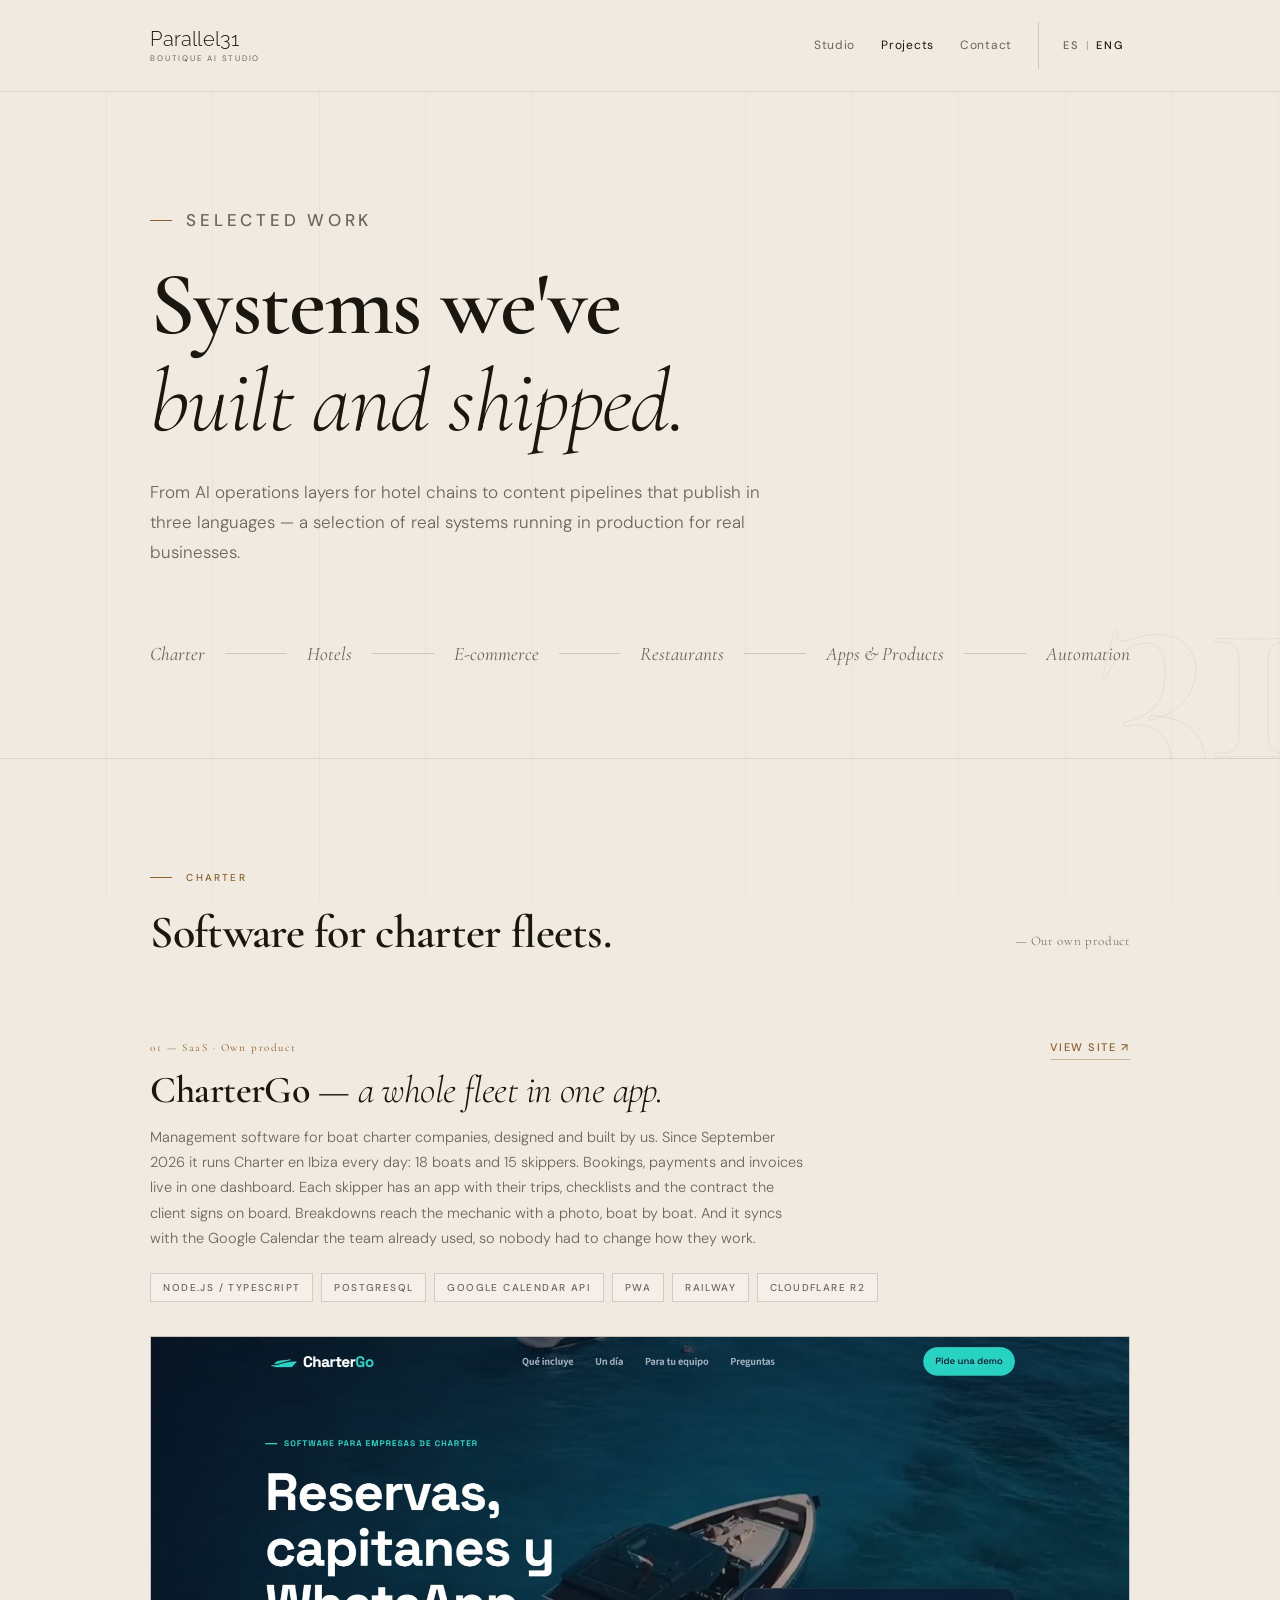
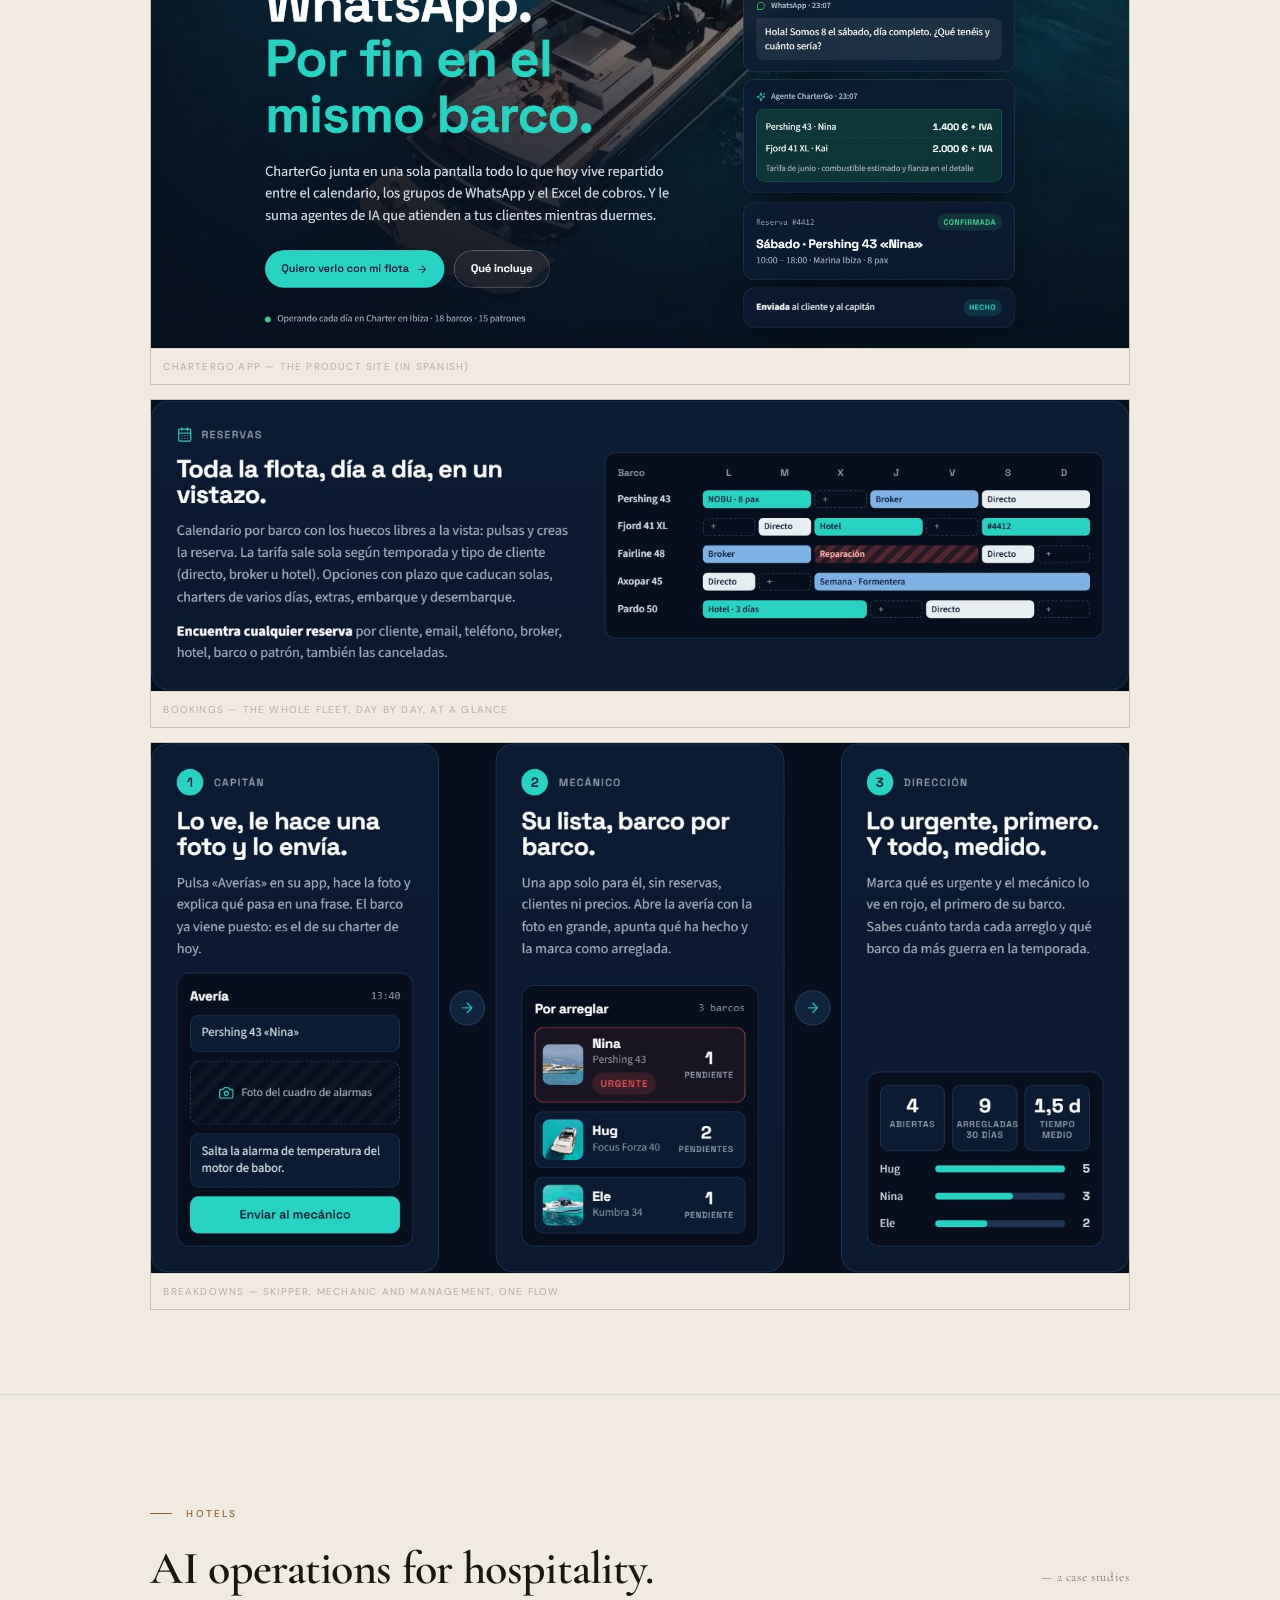
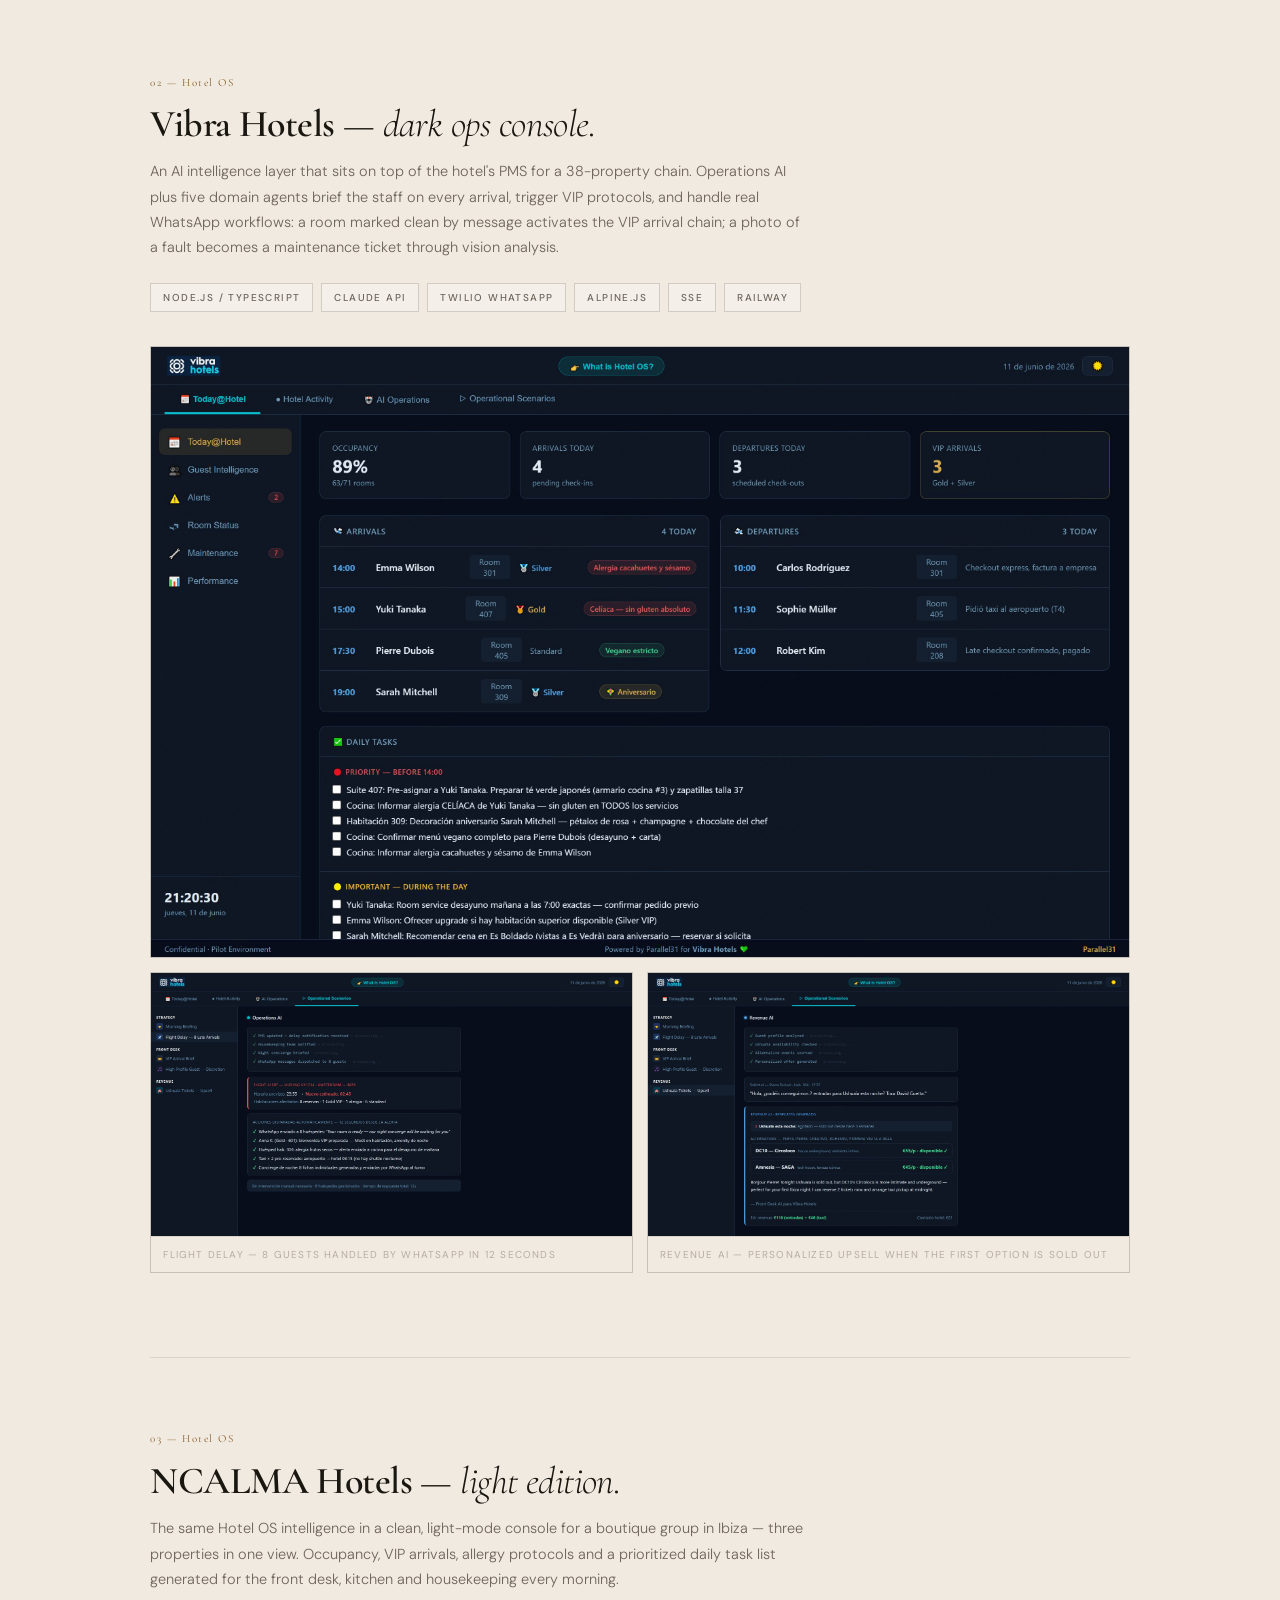
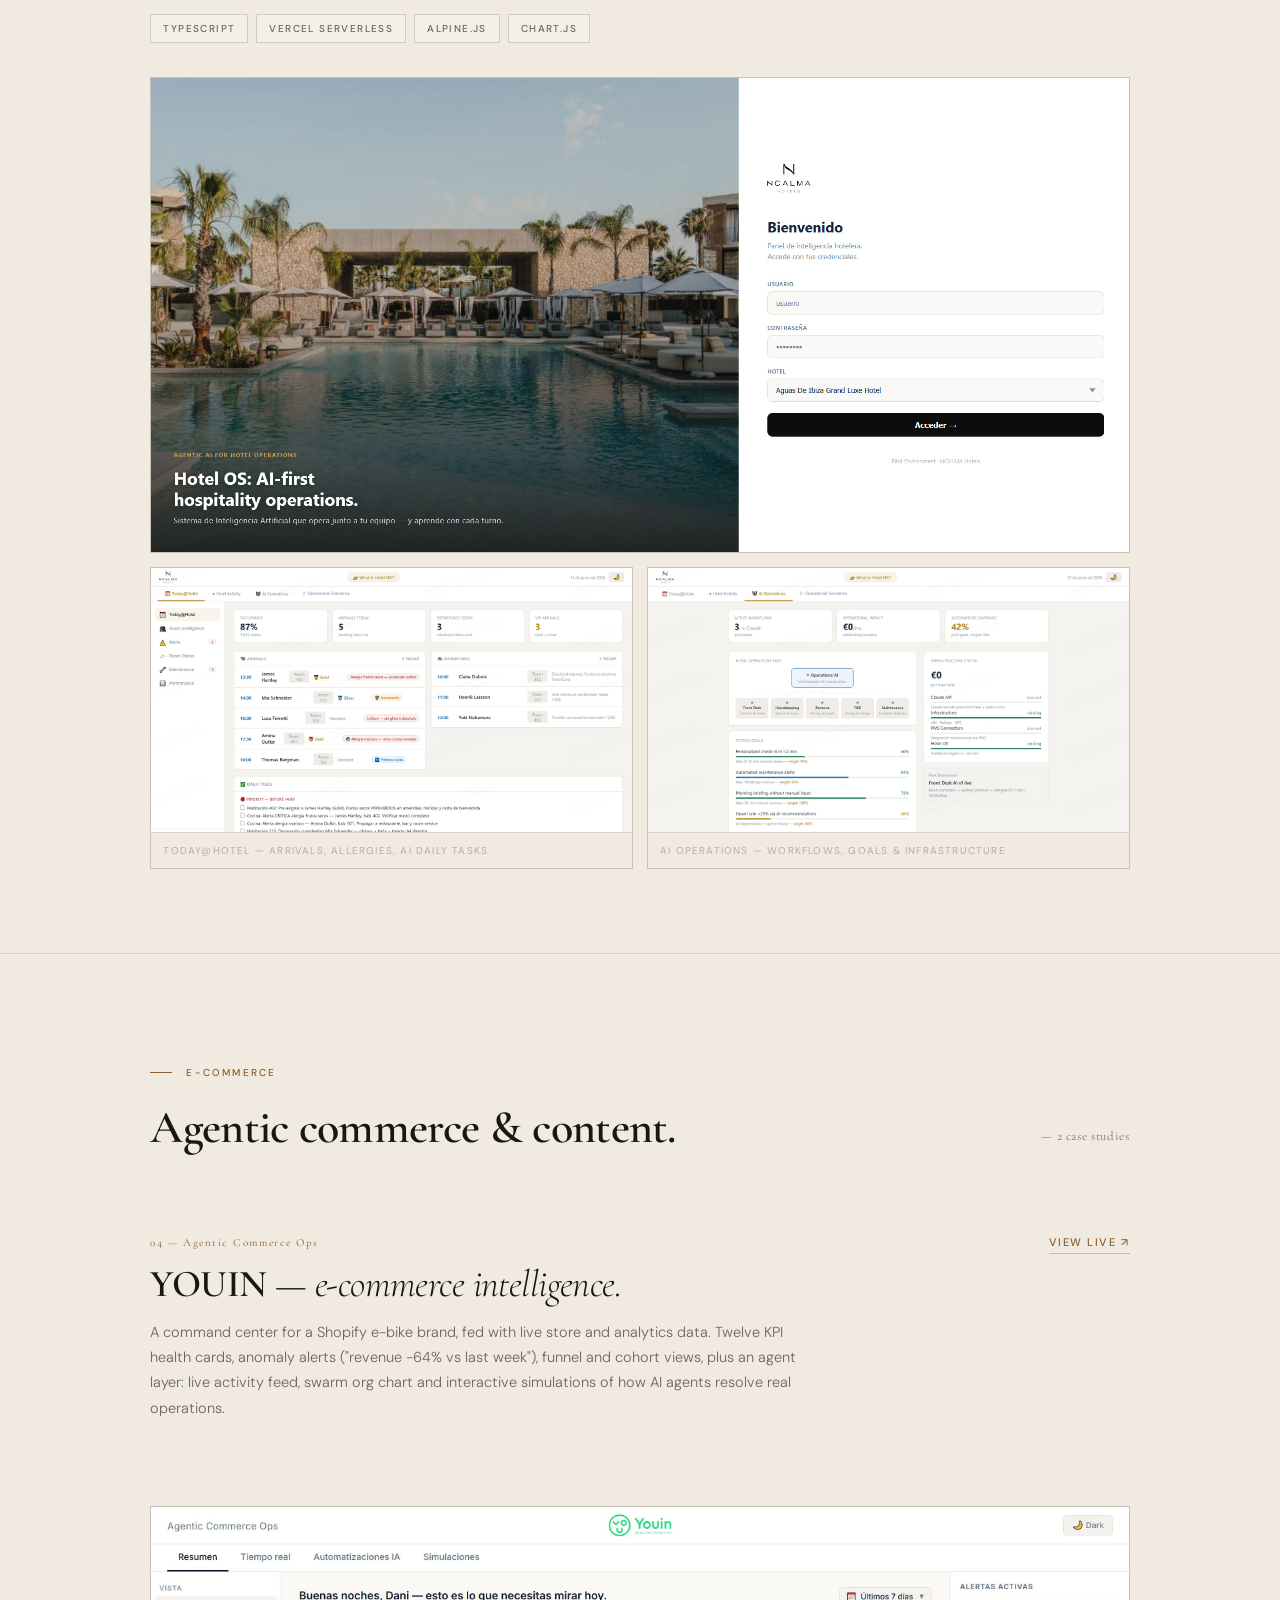
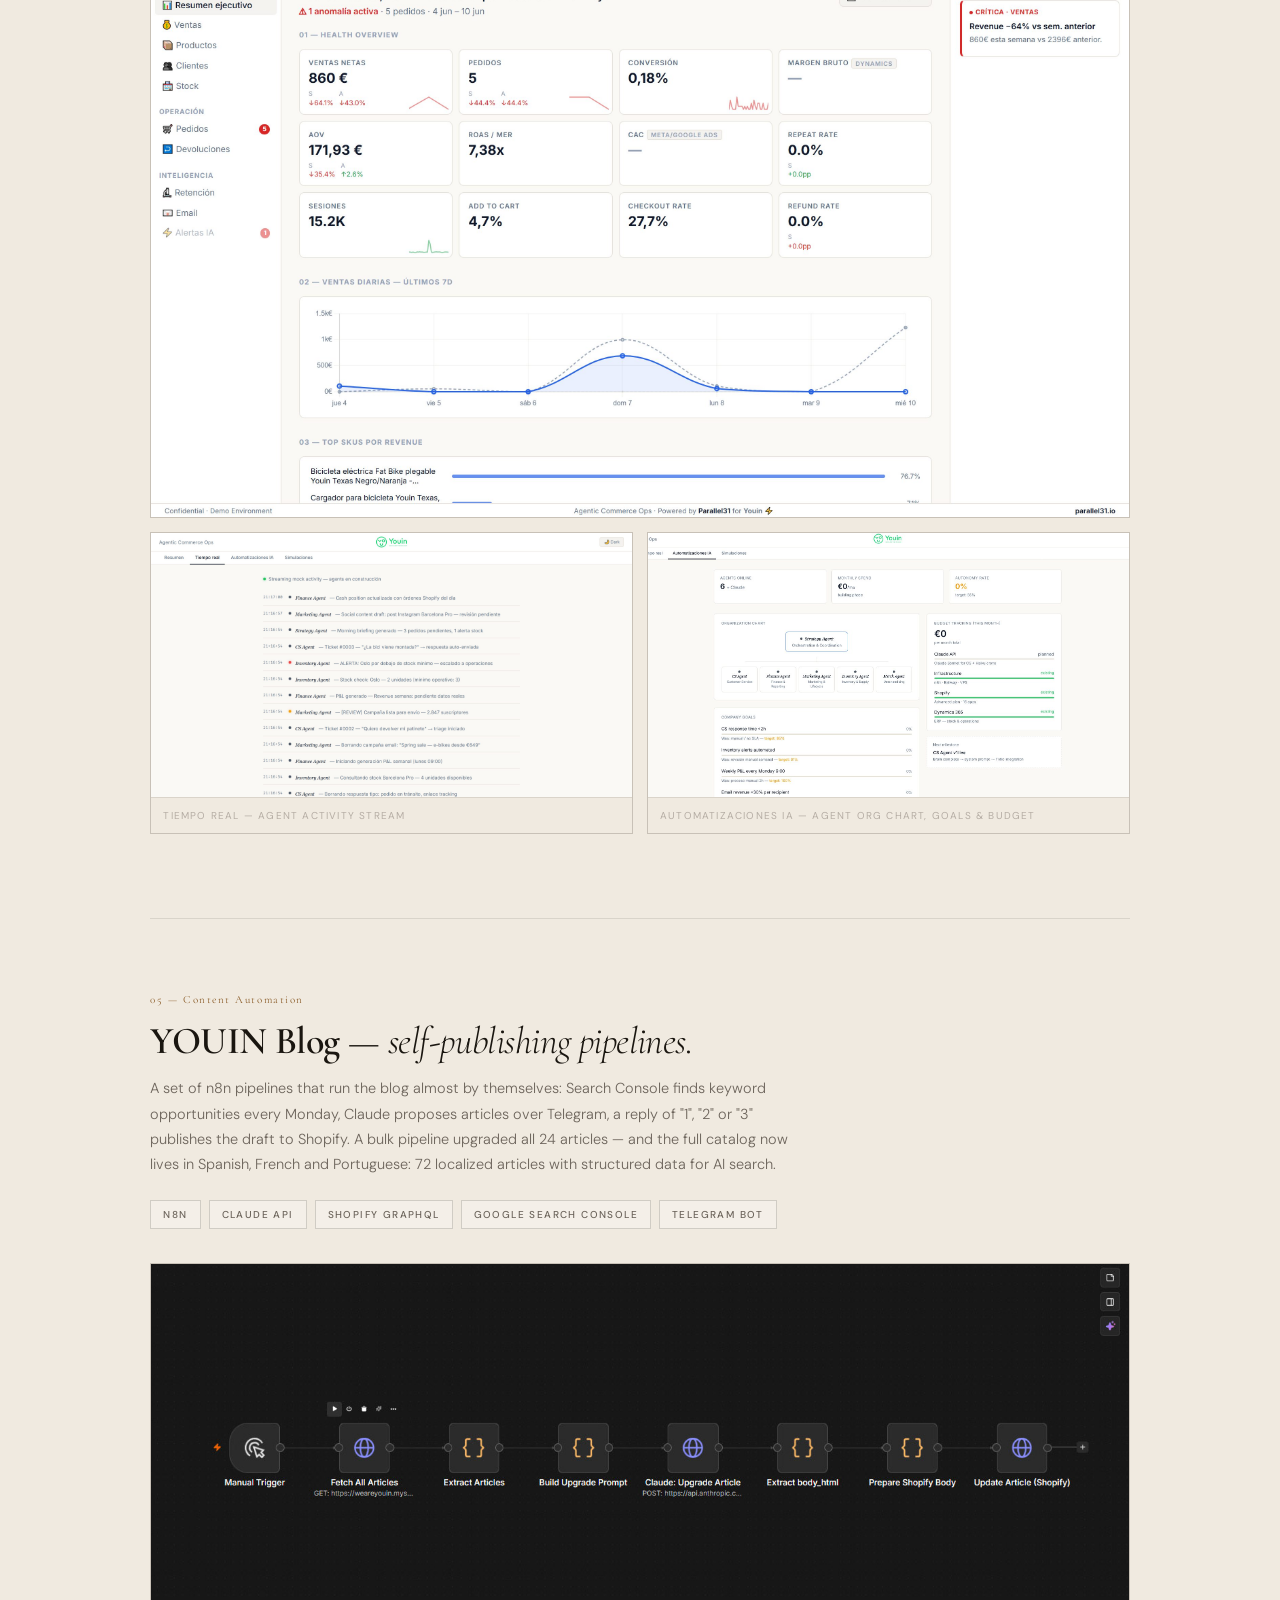
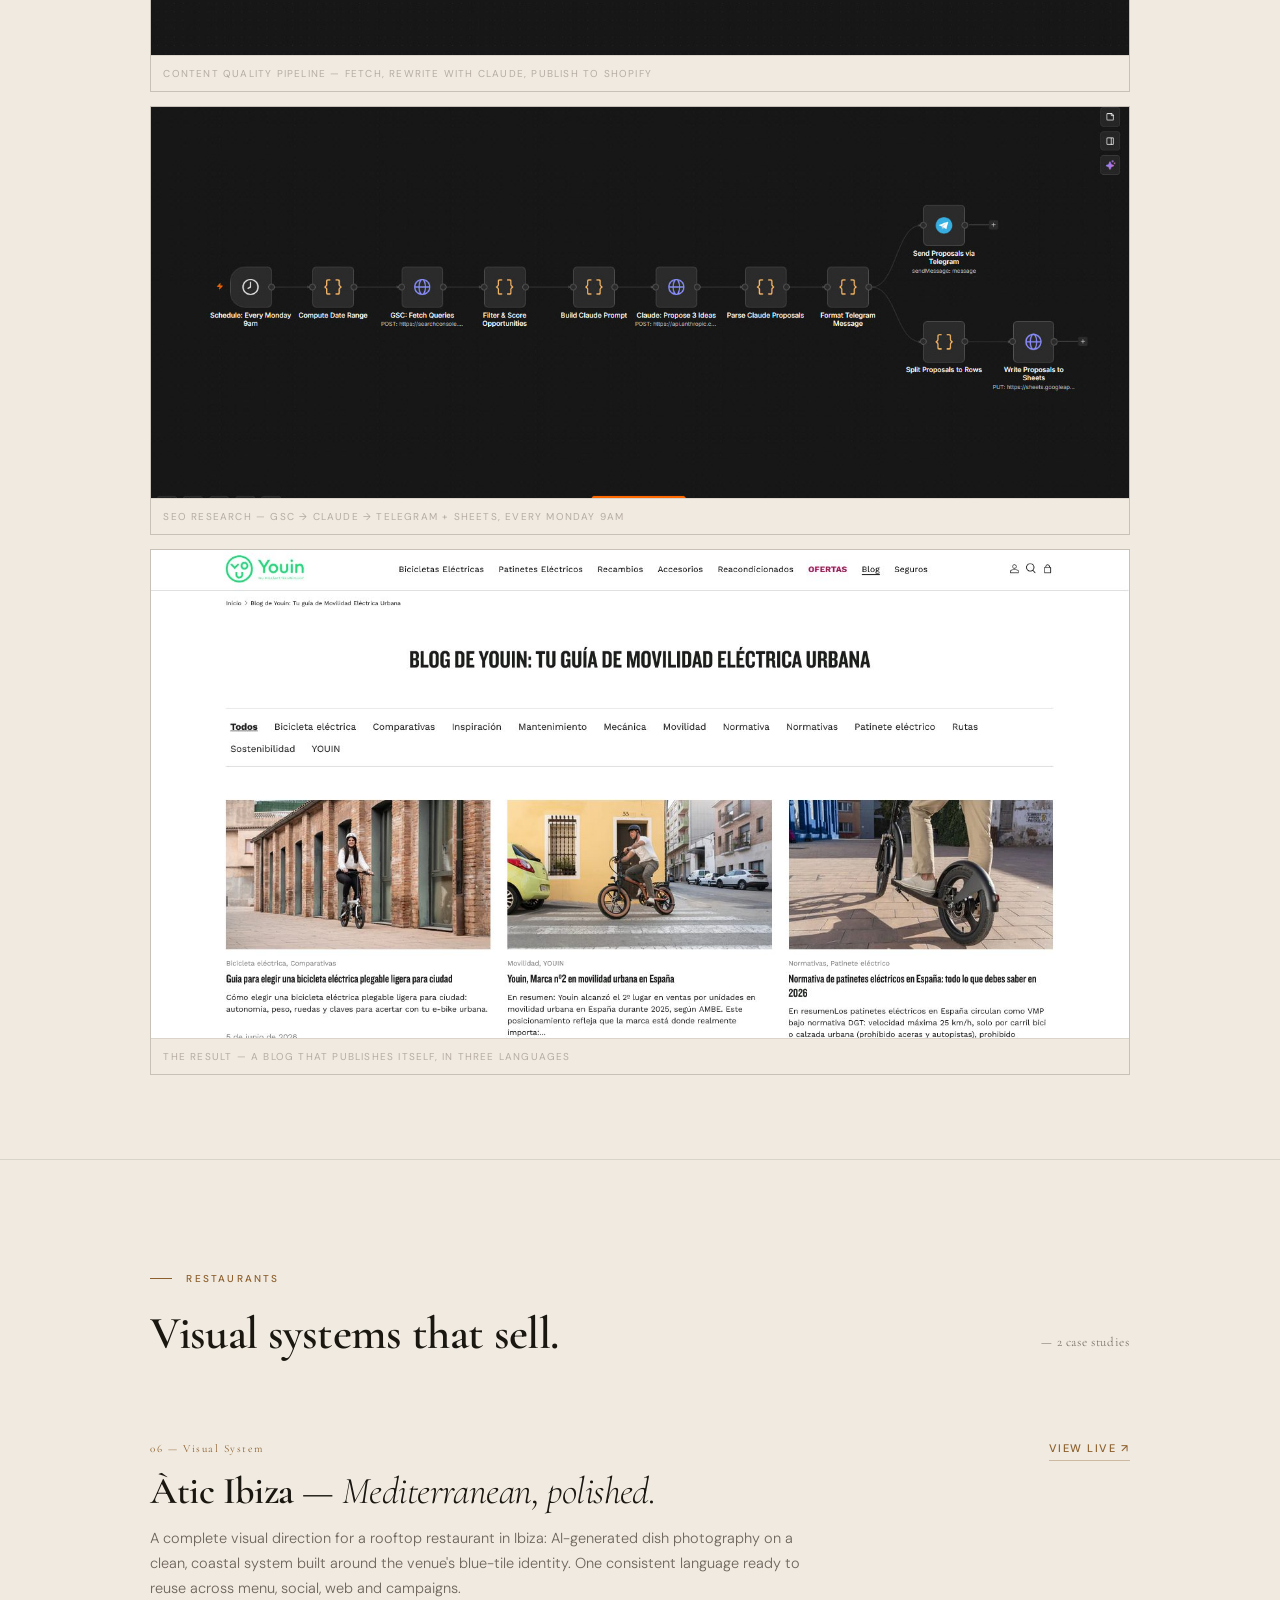
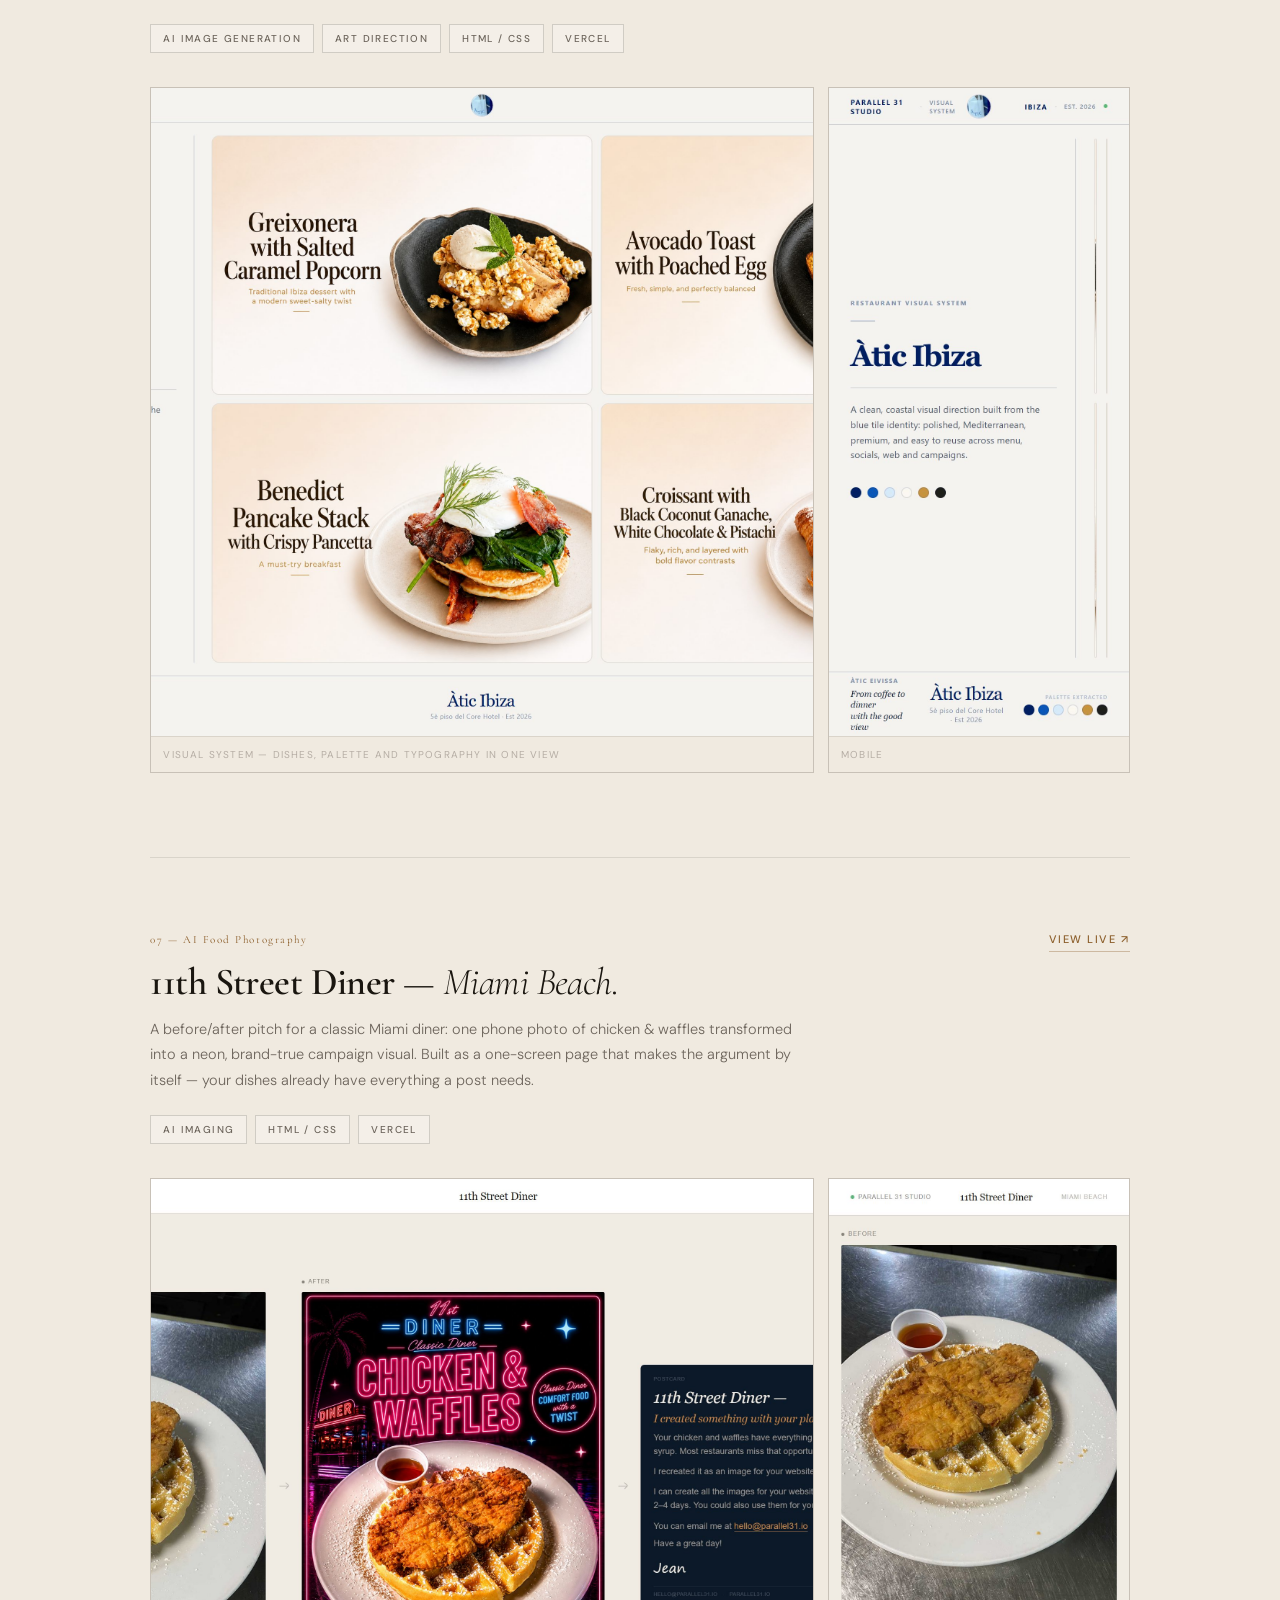
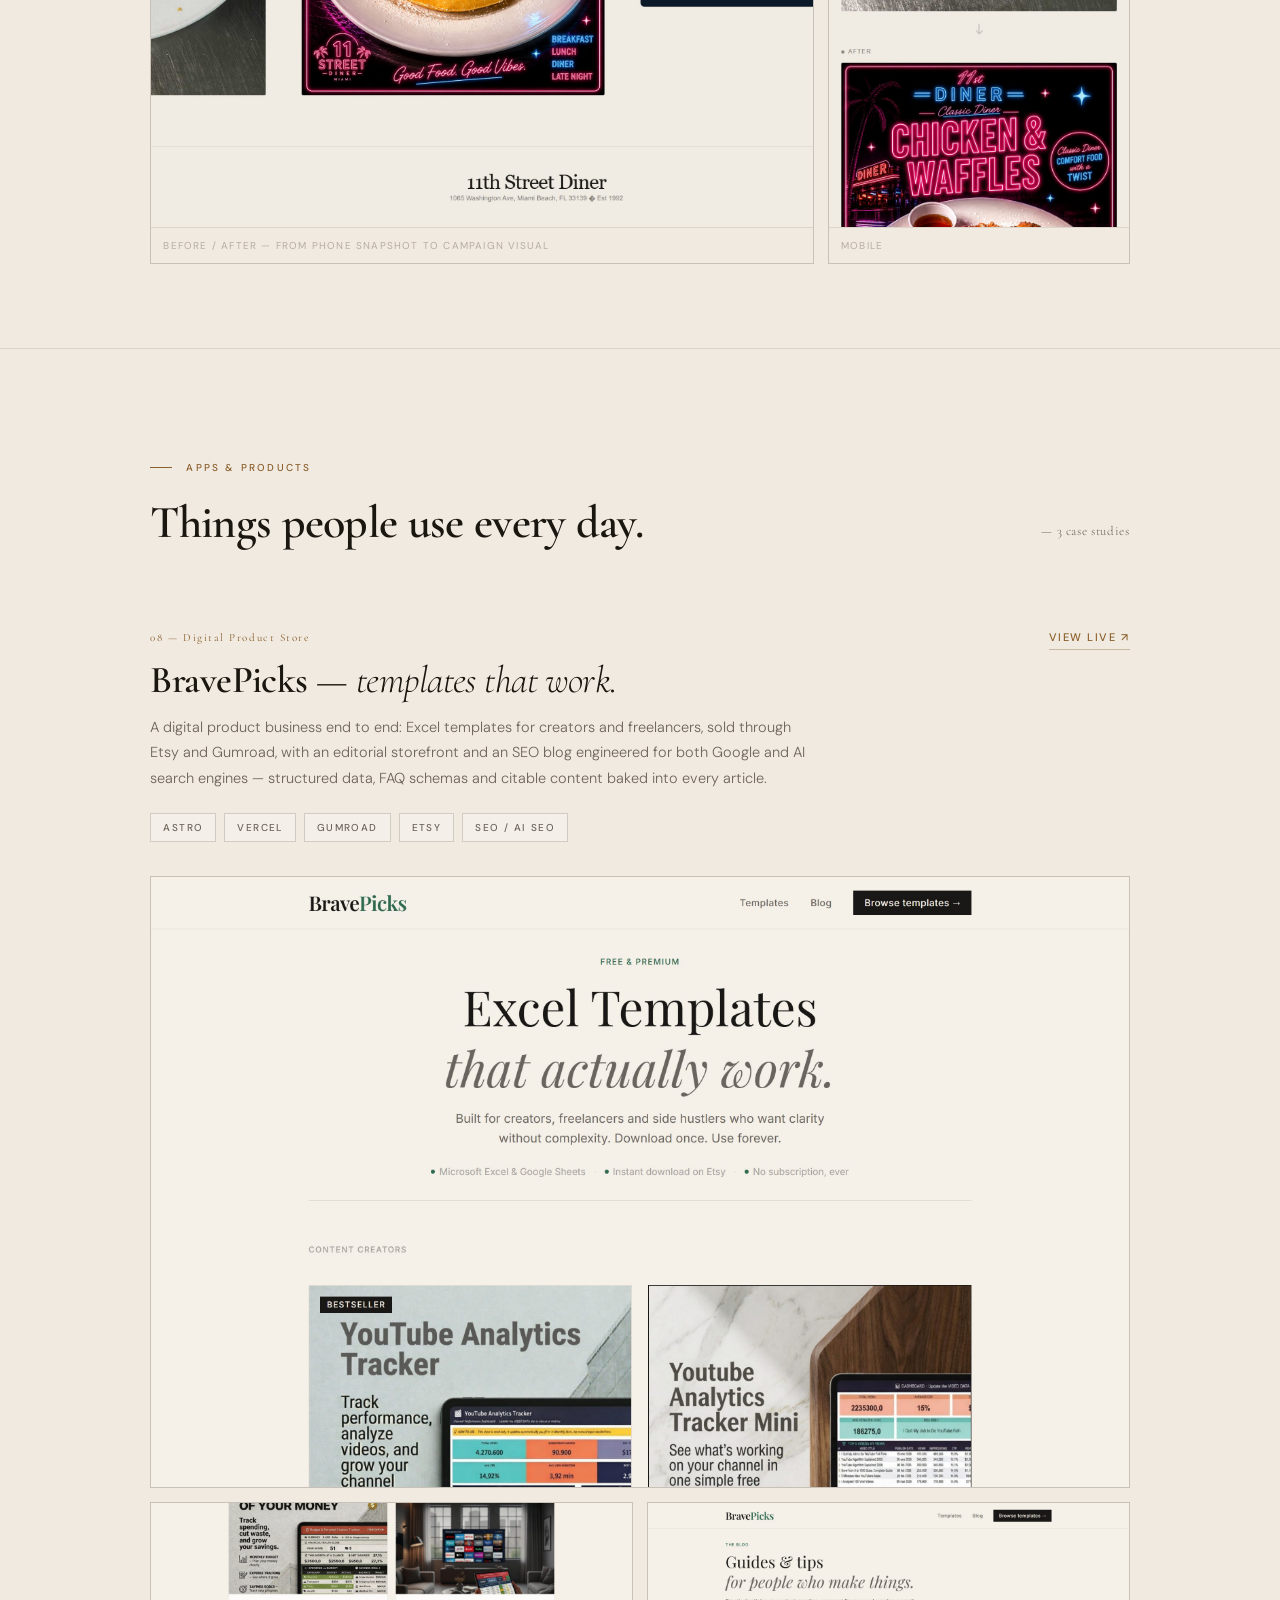
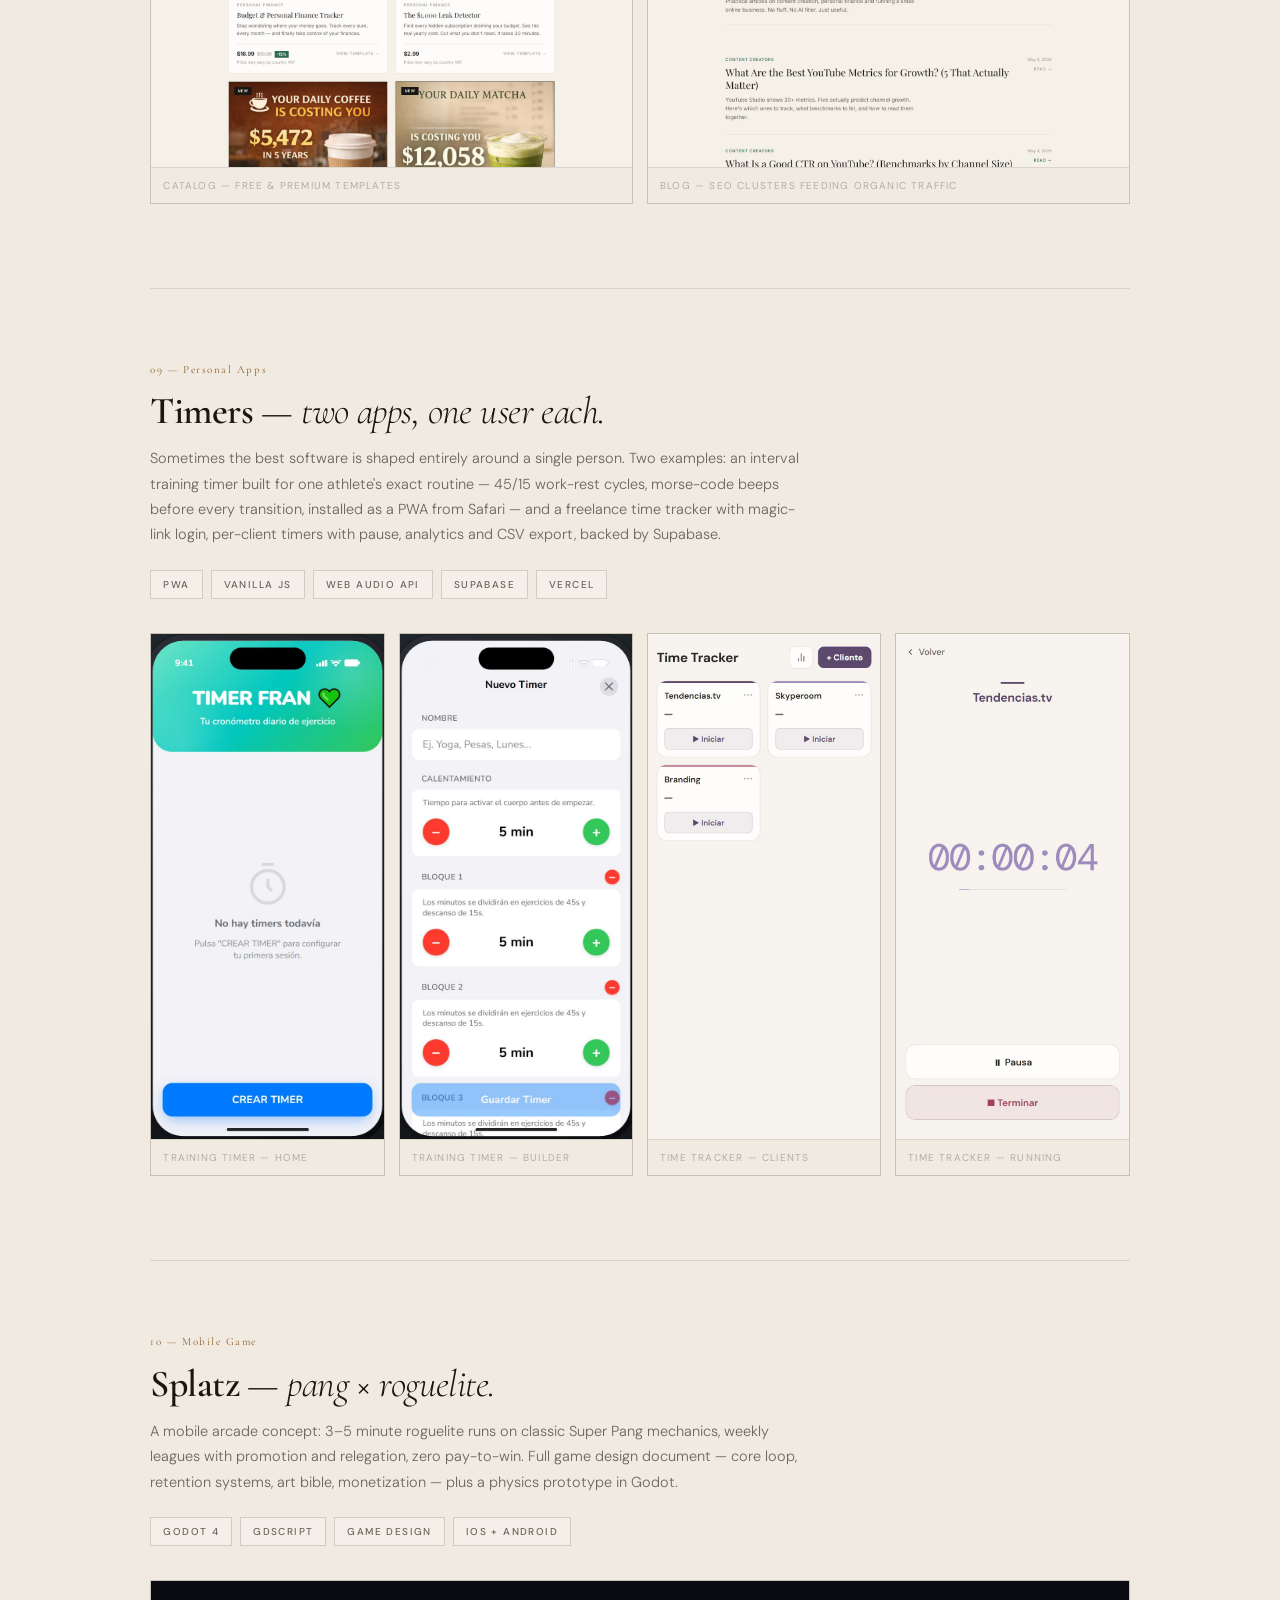
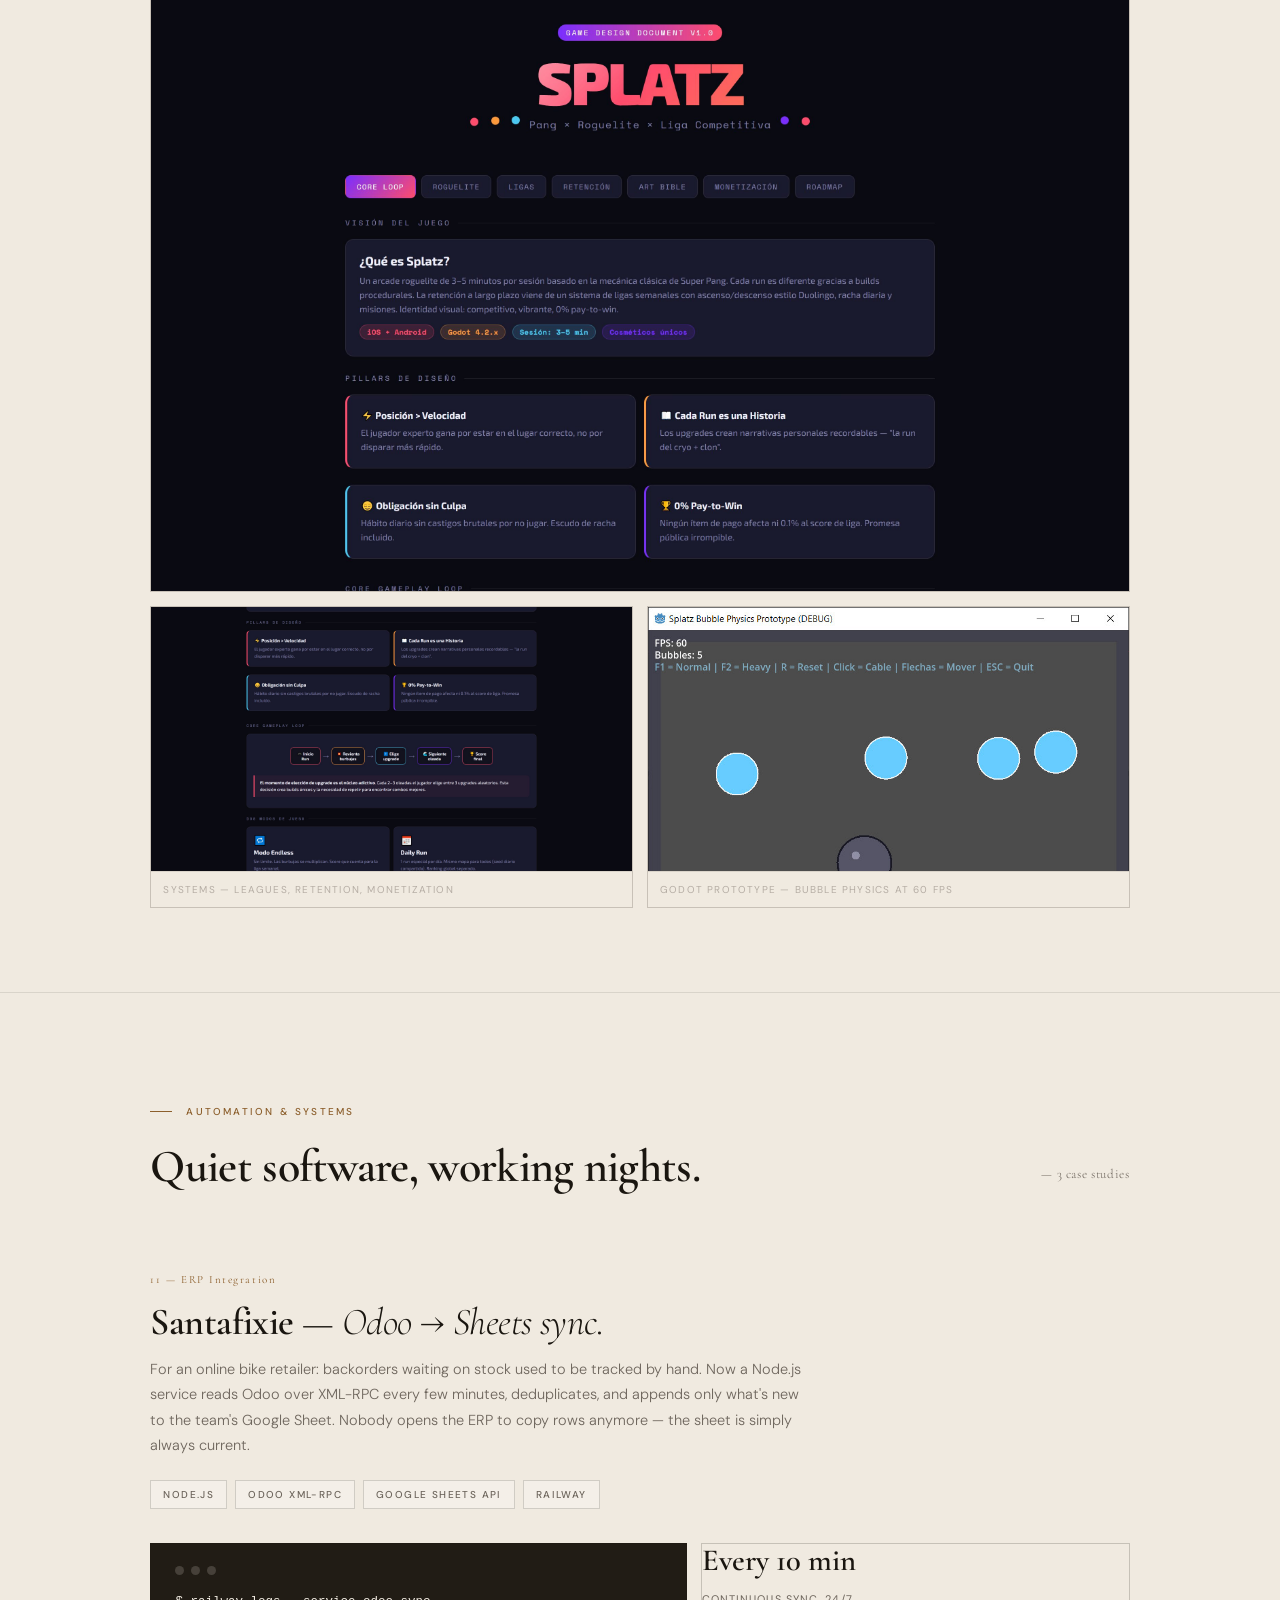
<file: en/projects/index.html>
<!DOCTYPE html>
<html lang="en">
<head>
  <meta charset="UTF-8">
  <meta name="viewport" content="width=device-width, initial-scale=1.0">
  <title>Projects — Parallel31</title>
  <meta name="description" content="Selected work by Parallel31: AI operations systems for hotels, agentic e-commerce dashboards, content automation pipelines, internal tools and products.">
  <meta name="robots" content="index, follow">
  <link rel="canonical" href="https://www.parallel31.io/en/projects">
  <link rel="alternate" hreflang="es" href="https://www.parallel31.io/projects">
  <link rel="alternate" hreflang="en" href="https://www.parallel31.io/en/projects">
  <link rel="alternate" hreflang="x-default" href="https://www.parallel31.io/projects">
  <meta property="og:title" content="Projects — Parallel31">
  <meta property="og:description" content="Selected work: AI systems for charter fleets, hotels, e-commerce, restaurants and modern businesses.">
  <meta property="og:type" content="website">
  <meta property="og:url" content="https://www.parallel31.io/en/projects">
  <meta property="og:locale" content="en_GB">
  <meta property="og:locale:alternate" content="es_ES">

  <!-- Cormorant Garamond (headlines) + DM Sans (body/UI) + Raleway (logo wordmark) -->
  <link rel="preconnect" href="https://fonts.googleapis.com">
  <link rel="preconnect" href="https://fonts.gstatic.com" crossorigin>
  <link href="https://fonts.googleapis.com/css2?family=Cormorant+Garamond:ital,wght@0,300;0,400;0,500;0,600;0,700;1,300;1,400;1,600&family=DM+Sans:opsz,wght@9..40,200;9..40,300;9..40,400;9..40,500&family=Raleway:wght@300;400&display=swap" rel="stylesheet">

  <link rel="stylesheet" href="/projects/projects.css">
</head>
<body>

  <!-- ──────────────── TOP BAR ──────────────── -->
  <header class="topbar">
    <div class="wrap">
      <div class="topbar-inner">
        <a href="/en/" class="topbar-brand">
          <span class="topbar-name">Parallel31</span>
          <span class="topbar-sub">Boutique AI Studio</span>
        </a>
        <nav class="topbar-nav">
          <a href="/en/" class="nav-home">Studio</a>
          <a href="/en/projects" class="active">Projects</a>
          <a href="/en/#contact">Contact</a>
          <span class="lang" aria-label="Language">
            <a href="/projects" hreflang="es" lang="es">ES</a>
            <span aria-hidden="true">|</span>
            <a href="/en/projects" hreflang="en" aria-current="page">ENG</a>
          </span>
        </nav>
      </div>
    </div>
  </header>

  <!-- ──────────────── PAGE HERO ──────────────── -->
  <section class="page-hero">
    <div class="hero-mark" aria-hidden="true">31</div>
    <div class="wrap">
      <p class="label fade-up">Selected Work</p>
      <h1 class="fade-up" data-d="1">Systems we've<br><em>built and shipped.</em></h1>
      <p class="fade-up" data-d="2">
        From AI operations layers for hotel chains to content pipelines that publish in three languages — a selection of real systems running in production for real businesses.
      </p>
      <div class="hero-strip fade-up" data-d="3">
        <span class="strip-item">Charter</span>
        <span class="strip-div" aria-hidden="true"></span>
        <span class="strip-item">Hotels</span>
        <span class="strip-div" aria-hidden="true"></span>
        <span class="strip-item">E-commerce</span>
        <span class="strip-div" aria-hidden="true"></span>
        <span class="strip-item">Restaurants</span>
        <span class="strip-div" aria-hidden="true"></span>
        <span class="strip-item">Apps &amp; Products</span>
        <span class="strip-div" aria-hidden="true"></span>
        <span class="strip-item">Automation</span>
      </div>
    </div>
  </section>

  <!-- ──────────────── CHARTER ──────────────── -->
  <section class="group">
    <div class="wrap">
      <div class="group-header fade-up">
        <div>
          <p class="label">Charter</p>
          <h2>Software for charter fleets.</h2>
        </div>
        <span class="group-count">— Our own product</span>
      </div>

      <!-- 01 CharterGo -->
      <article class="project">
        <div class="p-top fade-up">
          <div>
            <span class="p-num">01 — SaaS · Own product</span>
            <h3>CharterGo <em>— a whole fleet in one&nbsp;app.</em></h3>
          </div>
          <a class="p-live" href="https://chartergo.app" target="_blank" rel="noopener">View site ↗</a>
        </div>
        <p class="p-desc fade-up" data-d="1">
          Management software for boat charter companies, designed and built by us. Since September 2026 it runs Charter en Ibiza every day: 18 boats and 15 skippers. Bookings, payments and invoices live in one dashboard. Each skipper has an app with their trips, checklists and the contract the client signs on board. Breakdowns reach the mechanic with a photo, boat by boat. And it syncs with the Google Calendar the team already used, so nobody had to change how they work.
        </p>
        <div class="p-stack fade-up" data-d="2">
          <span>Node.js / TypeScript</span><span>PostgreSQL</span><span>Google Calendar API</span><span>PWA</span><span>Railway</span><span>Cloudflare R2</span>
        </div>
        <div class="media-strips fade-up" data-d="2">
          <figure>
            <img src="/projects/assets/chartergo-1-hero.jpg" alt="CharterGo — product site with a WhatsApp enquiry, the AI agent's quote and a confirmed booking" width="1800" height="1125" loading="lazy">
            <figcaption>chartergo.app — the product site (in Spanish)</figcaption>
          </figure>
          <figure>
            <img src="/projects/assets/chartergo-2-reservas.jpg" alt="CharterGo — weekly fleet calendar by boat, with bookings by client type and a boat under repair" width="1380" height="410" loading="lazy">
            <figcaption>Bookings — the whole fleet, day by day, at a glance</figcaption>
          </figure>
          <figure>
            <img src="/projects/assets/chartergo-3-averias.jpg" alt="CharterGo — breakdown flow: the skipper sends a photo, the mechanic sees it by boat, management sees what is urgent" width="1380" height="749" loading="lazy">
            <figcaption>Breakdowns — skipper, mechanic and management, one flow</figcaption>
          </figure>
        </div>
      </article>
    </div>
  </section>

  <!-- ──────────────── HOTELS ──────────────── -->
  <section class="group">
    <div class="wrap">
      <div class="group-header fade-up">
        <div>
          <p class="label">Hotels</p>
          <h2>AI operations for hospitality.</h2>
        </div>
        <span class="group-count">— 2 case studies</span>
      </div>

      <!-- 02 Vibra -->
      <article class="project">
        <div class="p-top fade-up">
          <div>
            <span class="p-num">02 — Hotel OS</span>
            <h3>Vibra Hotels <em>— dark ops console.</em></h3>
          </div>
        </div>
        <p class="p-desc fade-up" data-d="1">
          An AI intelligence layer that sits on top of the hotel's PMS for a 38-property chain. Operations AI plus five domain agents brief the staff on every arrival, trigger VIP protocols, and handle real WhatsApp workflows: a room marked clean by message activates the VIP arrival chain; a photo of a fault becomes a maintenance ticket through vision analysis.
        </p>
        <div class="p-stack fade-up" data-d="2">
          <span>Node.js / TypeScript</span><span>Claude API</span><span>Twilio WhatsApp</span><span>Alpine.js</span><span>SSE</span><span>Railway</span>
        </div>
        <div class="media-main2 fade-up" data-d="2">
          <figure class="m-main">
            <img src="/projects/assets/vibra-2-dash.jpg" alt="Vibra Hotels — Hotel OS dark dashboard with arrivals, departures and AI-generated daily tasks" loading="lazy">
            <figcaption>Today@Hotel — arrivals briefed with allergies, VIP tiers and AI task list</figcaption>
          </figure>
          <div class="m-row">
            <figure>
              <img src="/projects/assets/vibra-4-scenarios.jpg" alt="Flight delay scenario — WhatsApp messages dispatched automatically to 8 guests" loading="lazy">
              <figcaption>Flight delay — 8 guests handled by WhatsApp in 12 seconds</figcaption>
            </figure>
            <figure>
              <img src="/projects/assets/vibra-5-upsell.jpg" alt="Revenue AI generating an alternative offer when Ushuaïa is sold out" loading="lazy">
              <figcaption>Revenue AI — personalized upsell when the first option is sold out</figcaption>
            </figure>
          </div>
        </div>
      </article>

      <!-- 03 NCalma -->
      <article class="project">
        <div class="p-top fade-up">
          <div>
            <span class="p-num">03 — Hotel OS</span>
            <h3>NCALMA Hotels <em>— light edition.</em></h3>
          </div>
        </div>
        <p class="p-desc fade-up" data-d="1">
          The same Hotel OS intelligence in a clean, light-mode console for a boutique group in Ibiza — three properties in one view. Occupancy, VIP arrivals, allergy protocols and a prioritized daily task list generated for the front desk, kitchen and housekeeping every morning.
        </p>
        <div class="p-stack fade-up" data-d="2">
          <span>TypeScript</span><span>Vercel Serverless</span><span>Alpine.js</span><span>Chart.js</span>
        </div>
        <div class="media-main2 fade-up" data-d="2">
          <figure class="m-main" style="aspect-ratio: 1900 / 924;">
            <img src="/projects/assets/ncalma-0-home.jpg" alt="NCALMA Hotel OS — branded home, AI-first hospitality operations" loading="lazy" style="aspect-ratio: 1900 / 924;">
            <figcaption>Home — AI-first hospitality operations, branded access</figcaption>
          </figure>
          <div class="m-row">
            <figure>
              <img src="/projects/assets/ncalma-2-dash.jpg" alt="NCALMA Hotels — light mode Hotel OS dashboard with occupancy, arrivals and daily tasks" loading="lazy">
              <figcaption>Today@Hotel — arrivals, allergies, AI daily tasks</figcaption>
            </figure>
            <figure>
              <img src="/projects/assets/ncalma-3-aiops.jpg" alt="NCALMA Hotel OS — AI Operations with workflows, system goals and infrastructure status" loading="lazy">
              <figcaption>AI Operations — workflows, goals &amp; infrastructure</figcaption>
            </figure>
          </div>
        </div>
      </article>
    </div>
  </section>

  <!-- ──────────────── E-COMMERCE ──────────────── -->
  <section class="group">
    <div class="wrap">
      <div class="group-header fade-up">
        <div>
          <p class="label">E-commerce</p>
          <h2>Agentic commerce &amp; content.</h2>
        </div>
        <span class="group-count">— 2 case studies</span>
      </div>

      <!-- 04 Youin Brain -->
      <article class="project">
        <div class="p-top fade-up">
          <div>
            <span class="p-num">04 — Agentic Commerce Ops</span>
            <h3>YOUIN <em>— e-commerce intelligence.</em></h3>
          </div>
          <a class="p-live" href="https://www.parallel31.io/ecommerce/youin-txampa" target="_blank" rel="noopener">View live ↗</a>
        </div>
        <p class="p-desc fade-up" data-d="1">
          A command center for a Shopify e-bike brand, fed with live store and analytics data. Twelve KPI health cards, anomaly alerts ("revenue −64% vs last week"), funnel and cohort views, plus an agent layer: live activity feed, swarm org chart and interactive simulations of how AI agents resolve real operations.
        </p>
        <div class="p-stack fade-up" data-d="2">
          <span>Shopify Admin API</span><span>GA4</span><span>Node.js / tsx</span><span>Chart.js</span><span>Railway</span>
        </div>
        <div class="media-main2 fade-up" data-d="2">
          <figure class="m-main">
            <img src="/projects/assets/youinbrain-1-dash.jpg" alt="YOUIN agentic commerce dashboard — KPI health overview with live Shopify data and AI alerts" loading="lazy">
            <figcaption>Executive overview — live KPIs, anomaly detection, AI alerts</figcaption>
          </figure>
          <div class="m-row">
            <figure>
              <img src="/projects/assets/youinbrain-3-feed.jpg" alt="YOUIN dashboard — real-time agent activity feed" loading="lazy">
              <figcaption>Tiempo real — agent activity stream</figcaption>
            </figure>
            <figure>
              <img src="/projects/assets/youinbrain-4-autom.jpg" alt="YOUIN dashboard — AI automations with agent org chart, company goals and budget tracking" loading="lazy">
              <figcaption>Automatizaciones IA — agent org chart, goals &amp; budget</figcaption>
            </figure>
          </div>
        </div>
      </article>

      <!-- 05 Youin n8n -->
      <article class="project">
        <div class="p-top fade-up">
          <div>
            <span class="p-num">05 — Content Automation</span>
            <h3>YOUIN Blog <em>— self-publishing pipelines.</em></h3>
          </div>
        </div>
        <p class="p-desc fade-up" data-d="1">
          A set of n8n pipelines that run the blog almost by themselves: Search Console finds keyword opportunities every Monday, Claude proposes articles over Telegram, a reply of "1", "2" or "3" publishes the draft to Shopify. A bulk pipeline upgraded all 24 articles — and the full catalog now lives in Spanish, French and Portuguese: 72 localized articles with structured data for AI search.
        </p>
        <div class="p-stack fade-up" data-d="2">
          <span>n8n</span><span>Claude API</span><span>Shopify GraphQL</span><span>Google Search Console</span><span>Telegram Bot</span>
        </div>
        <div class="media-strips fade-up" data-d="2">
          <figure class="strip-crop">
            <img src="/projects/assets/youinn8n-1-bulk.jpg" alt="n8n workflow — bulk content upgrade pipeline with Claude rewriting and Shopify publishing" loading="lazy">
            <figcaption>Content quality pipeline — fetch, rewrite with Claude, publish to Shopify</figcaption>
          </figure>
          <figure class="strip-crop">
            <img src="/projects/assets/youinn8n-2-research.jpg" alt="n8n workflow — SEO research pipeline from Google Search Console to Claude, Telegram and Sheets" loading="lazy">
            <figcaption>SEO research — GSC → Claude → Telegram + Sheets, every Monday 9am</figcaption>
          </figure>
          <figure class="strip-top">
            <img src="/projects/assets/youinblog-1-index.jpg" alt="YOUIN blog — live index with AI-upgraded articles in three languages" loading="lazy">
            <figcaption>The result — a blog that publishes itself, in three languages</figcaption>
          </figure>
        </div>
      </article>
    </div>
  </section>

  <!-- ──────────────── RESTAURANTS ──────────────── -->
  <section class="group">
    <div class="wrap">
      <div class="group-header fade-up">
        <div>
          <p class="label">Restaurants</p>
          <h2>Visual systems that sell.</h2>
        </div>
        <span class="group-count">— 2 case studies</span>
      </div>

      <!-- 06 Atic -->
      <article class="project">
        <div class="p-top fade-up">
          <div>
            <span class="p-num">06 — Visual System</span>
            <h3>Àtic Ibiza <em>— Mediterranean, polished.</em></h3>
          </div>
          <a class="p-live" href="/restaurants/ibiza/atic/" target="_blank" rel="noopener">View live ↗</a>
        </div>
        <p class="p-desc fade-up" data-d="1">
          A complete visual direction for a rooftop restaurant in Ibiza: AI-generated dish photography on a clean, coastal system built around the venue's blue-tile identity. One consistent language ready to reuse across menu, social, web and campaigns.
        </p>
        <div class="p-stack fade-up" data-d="2">
          <span>AI Image Generation</span><span>Art Direction</span><span>HTML / CSS</span><span>Vercel</span>
        </div>
        <div class="media-desk-phone fade-up" data-d="2">
          <figure class="m-desk">
            <img src="/projects/assets/atic-1-hero.jpg" alt="Àtic Ibiza visual system — AI-generated dish photography in a clean editorial layout" loading="lazy">
            <figcaption>Visual system — dishes, palette and typography in one view</figcaption>
          </figure>
          <figure class="m-phone">
            <img src="/projects/assets/atic-2-mobile.jpg" alt="Àtic Ibiza visual system on mobile" loading="lazy">
            <figcaption>Mobile</figcaption>
          </figure>
        </div>
      </article>

      <!-- 07 Diner -->
      <article class="project">
        <div class="p-top fade-up">
          <div>
            <span class="p-num">07 — AI Food Photography</span>
            <h3>11th Street Diner <em>— Miami Beach.</em></h3>
          </div>
          <a class="p-live" href="/restaurants/miami/11thstreetdiner/" target="_blank" rel="noopener">View live ↗</a>
        </div>
        <p class="p-desc fade-up" data-d="1">
          A before/after pitch for a classic Miami diner: one phone photo of chicken &amp; waffles transformed into a neon, brand-true campaign visual. Built as a one-screen page that makes the argument by itself — your dishes already have everything a post needs.
        </p>
        <div class="p-stack fade-up" data-d="2">
          <span>AI Imaging</span><span>HTML / CSS</span><span>Vercel</span>
        </div>
        <div class="media-desk-phone fade-up" data-d="2">
          <figure class="m-desk">
            <img src="/projects/assets/diner-1-hero.jpg" alt="11th Street Diner — before and after AI food photography pitch" loading="lazy">
            <figcaption>Before / after — from phone snapshot to campaign visual</figcaption>
          </figure>
          <figure class="m-phone">
            <img src="/projects/assets/diner-2-mobile.jpg" alt="11th Street Diner pitch on mobile" loading="lazy">
            <figcaption>Mobile</figcaption>
          </figure>
        </div>
      </article>
    </div>
  </section>

  <!-- ──────────────── APPS & PRODUCTS ──────────────── -->
  <section class="group">
    <div class="wrap">
      <div class="group-header fade-up">
        <div>
          <p class="label">Apps &amp; Products</p>
          <h2>Things people use every day.</h2>
        </div>
        <span class="group-count">— 3 case studies</span>
      </div>

      <!-- 08 BravePicks -->
      <article class="project">
        <div class="p-top fade-up">
          <div>
            <span class="p-num">08 — Digital Product Store</span>
            <h3>BravePicks <em>— templates that work.</em></h3>
          </div>
          <a class="p-live" href="https://templates.bravepicks.com" target="_blank" rel="noopener">View live ↗</a>
        </div>
        <p class="p-desc fade-up" data-d="1">
          A digital product business end to end: Excel templates for creators and freelancers, sold through Etsy and Gumroad, with an editorial storefront and an SEO blog engineered for both Google and AI search engines — structured data, FAQ schemas and citable content baked into every article.
        </p>
        <div class="p-stack fade-up" data-d="2">
          <span>Astro</span><span>Vercel</span><span>Gumroad</span><span>Etsy</span><span>SEO / AI SEO</span>
        </div>
        <div class="media-main2 fade-up" data-d="2">
          <figure class="m-main">
            <img src="/projects/assets/bravepicks-1-home.jpg" alt="BravePicks Templates — editorial storefront for Excel templates" loading="lazy">
            <figcaption>Storefront — templates.bravepicks.com</figcaption>
          </figure>
          <div class="m-row">
            <figure>
              <img src="/projects/assets/bravepicks-2-grid.jpg" alt="BravePicks template catalog grid" loading="lazy">
              <figcaption>Catalog — free &amp; premium templates</figcaption>
            </figure>
            <figure>
              <img src="/projects/assets/bravepicks-3-blog.jpg" alt="BravePicks SEO blog" loading="lazy">
              <figcaption>Blog — SEO clusters feeding organic traffic</figcaption>
            </figure>
          </div>
        </div>
      </article>

      <!-- 09 Timers -->
      <article class="project">
        <div class="p-top fade-up">
          <div>
            <span class="p-num">09 — Personal Apps</span>
            <h3>Timers <em>— two apps, one user each.</em></h3>
          </div>
        </div>
        <p class="p-desc fade-up" data-d="1">
          Sometimes the best software is shaped entirely around a single person. Two examples: an interval training timer built for one athlete's exact routine — 45/15 work-rest cycles, morse-code beeps before every transition, installed as a PWA from Safari — and a freelance time tracker with magic-link login, per-client timers with pause, analytics and CSV export, backed by Supabase.
        </p>
        <div class="p-stack fade-up" data-d="2">
          <span>PWA</span><span>Vanilla JS</span><span>Web Audio API</span><span>Supabase</span><span>Vercel</span>
        </div>
        <div class="media-phones fade-up" data-d="2">
          <figure>
            <img src="/projects/assets/frantimer-1-home.jpg" alt="Training timer PWA — home screen" loading="lazy">
            <figcaption>Training timer — home</figcaption>
          </figure>
          <figure>
            <img src="/projects/assets/frantimer-2-create.jpg" alt="Training timer PWA — session builder with warm-up and dynamic blocks" loading="lazy">
            <figcaption>Training timer — builder</figcaption>
          </figure>
          <figure>
            <img src="/projects/assets/paulatimer-2-home.jpg" alt="Time tracker — clients list with totals per client" loading="lazy">
            <figcaption>Time tracker — clients</figcaption>
          </figure>
          <figure>
            <img src="/projects/assets/paulatimer-3-running.jpg" alt="Time tracker — session running with pause and finish controls" loading="lazy">
            <figcaption>Time tracker — running</figcaption>
          </figure>
        </div>
      </article>

      <!-- 10 Splatz -->
      <article class="project">
        <div class="p-top fade-up">
          <div>
            <span class="p-num">10 — Mobile Game</span>
            <h3>Splatz <em>— pang × roguelite.</em></h3>
          </div>
        </div>
        <p class="p-desc fade-up" data-d="1">
          A mobile arcade concept: 3–5 minute roguelite runs on classic Super Pang mechanics, weekly leagues with promotion and relegation, zero pay-to-win. Full game design document — core loop, retention systems, art bible, monetization — plus a physics prototype in Godot.
        </p>
        <div class="p-stack fade-up" data-d="2">
          <span>Godot 4</span><span>GDScript</span><span>Game Design</span><span>iOS + Android</span>
        </div>
        <div class="media-main2 fade-up" data-d="2">
          <figure class="m-main">
            <img src="/projects/assets/splatz-2-gdd.jpg" alt="Splatz game design document — vision, pillars and core loop" loading="lazy">
            <figcaption>Game design document v1.0 — vision &amp; design pillars</figcaption>
          </figure>
          <div class="m-row">
            <figure>
              <img src="/projects/assets/splatz-3-gdd2.jpg" alt="Splatz GDD — gameplay systems detail" loading="lazy">
              <figcaption>Systems — leagues, retention, monetization</figcaption>
            </figure>
            <figure>
              <img src="/projects/assets/splatz-1-proto.jpg" alt="Splatz bubble physics prototype running in Godot" loading="lazy">
              <figcaption>Godot prototype — bubble physics at 60 fps</figcaption>
            </figure>
          </div>
        </div>
      </article>
    </div>
  </section>

  <!-- ──────────────── AUTOMATION & SYSTEMS ──────────────── -->
  <section class="group">
    <div class="wrap">
      <div class="group-header fade-up">
        <div>
          <p class="label">Automation &amp; Systems</p>
          <h2>Quiet software, working nights.</h2>
        </div>
        <span class="group-count">— 3 case studies</span>
      </div>

      <!-- 11 Santafixie -->
      <article class="project">
        <div class="p-top fade-up">
          <div>
            <span class="p-num">11 — ERP Integration</span>
            <h3>Santafixie <em>— Odoo → Sheets sync.</em></h3>
          </div>
        </div>
        <p class="p-desc fade-up" data-d="1">
          For an online bike retailer: backorders waiting on stock used to be tracked by hand. Now a Node.js service reads Odoo over XML-RPC every few minutes, deduplicates, and appends only what's new to the team's Google Sheet. Nobody opens the ERP to copy rows anymore — the sheet is simply always current.
        </p>
        <div class="p-stack fade-up" data-d="2">
          <span>Node.js</span><span>Odoo XML-RPC</span><span>Google Sheets API</span><span>Railway</span>
        </div>
        <div class="sys-grid fade-up" data-d="2">
          <div class="terminal" role="img" aria-label="Sync service log output">
            <div class="t-bar"><i></i><i></i><i></i></div>
            <div><span class="t-cmd">$ railway logs --service odoo-sync</span></div>
            <div><span class="t-dim">[08:00:12]</span> sync started — sheet <span class="t-accent">"Pedidos · Junio 2026"</span></div>
            <div><span class="t-dim">[08:00:14]</span> odoo xml-rpc → 47 orders in "Esperando Disponibilidad"</div>
            <div><span class="t-dim">[08:00:15]</span> dedupe → 3 new since last run</div>
            <div><span class="t-dim">[08:00:16]</span> <span class="t-ok">✓ 3 rows appended</span></div>
            <div><span class="t-dim">[08:00:16]</span> next run in 10 min</div>
          </div>
          <div class="stat-col">
            <div class="tile" style="background:var(--bg)"><b>Every 10 min</b><span>continuous sync, 24/7</span></div>
            <div class="tile" style="background:var(--bg)"><b>Zero</b><span>duplicated rows — idempotent runs</span></div>
            <div class="tile" style="background:var(--bg)"><b>0 h/week</b><span>manual ERP copy-paste, down from hours</span></div>
          </div>
        </div>
      </article>

      <!-- 12 Polymarket -->
      <article class="project">
        <div class="p-top fade-up">
          <div>
            <span class="p-num">12 — Quantitative Systems</span>
            <h3>Polymarket <em>— trading bots.</em></h3>
          </div>
        </div>
        <p class="p-desc fade-up" data-d="1">
          A family of automated trading systems for prediction markets: a scanner that sweeps ~1,000 markets per session hunting mispriced longshots, Kelly-sized paper trades with absolute stop thresholds, and every signal, trade and session logged to Postgres for honest post-mortems. Research discipline applied to a live market.
        </p>
        <div class="p-stack fade-up" data-d="2">
          <span>Python</span><span>PostgreSQL</span><span>Polymarket CLOB API</span><span>Railway</span>
        </div>
        <div class="sys-grid fade-up" data-d="2">
          <div class="terminal" role="img" aria-label="Trading bot log output">
            <div class="t-bar"><i></i><i></i><i></i></div>
            <div><span class="t-cmd">$ python main.py --mode paper</span></div>
            <div><span class="t-dim">[scan]</span> 994 markets · filter: YES 20–40¢ · edge ≥ 2pp</div>
            <div><span class="t-dim">[signal]</span> longshot detected → EV <span class="t-accent">+0.04</span> · 14d to resolution</div>
            <div><span class="t-dim">[trade]</span> BUY NO · $42 USDC · stop: YES ≥ 0.55</div>
            <div><span class="t-dim">[db]</span> <span class="t-ok">✓ session 33 persisted — 2 open positions</span></div>
          </div>
          <div class="stat-col">
            <div class="tile" style="background:var(--bg)"><b>~1,000</b><span>markets scanned per session</span></div>
            <div class="tile" style="background:var(--bg)"><b>17 – 0</b><span>wins/losses since strategy fix (paper)</span></div>
            <div class="tile" style="background:var(--bg)"><b>+17.5%</b><span>ROI, paper trading post-fix</span></div>
          </div>
        </div>
      </article>

      <!-- 13 Tendencias -->
      <article class="project">
        <div class="p-top fade-up">
          <div>
            <span class="p-num">13 — Media Automation</span>
            <h3>Tendencias.tv <em>— a channel, migrated.</em></h3>
          </div>
          <a class="p-live" href="https://www.youtube.com/user/tendencias" target="_blank" rel="noopener">View channel ↗</a>
        </div>
        <p class="p-desc fade-up" data-d="1">
          The Skyperoom video podcast lived only on Spotify — over a hundred episodes invisible to YouTube search. A Python pipeline pulled every episode, preserved titles and numbering, and uploaded them through the YouTube Data API with automatic retry. The channel went from a handful of clips to a complete 900+ video archive.
        </p>
        <div class="p-stack fade-up" data-d="2">
          <span>Python</span><span>YouTube Data API</span><span>Spotify / RSS</span><span>OAuth 2.0</span>
        </div>
        <div class="media-duo fade-up" data-d="2">
          <figure>
            <img src="/projects/assets/tendencias-2-channel.jpg" alt="Tendencias.tv YouTube channel with migrated Skyperoom episodes" loading="lazy">
            <figcaption>The channel — Skyperoom episodes live on YouTube</figcaption>
          </figure>
          <figure>
            <img src="/projects/assets/tendencias-1-banner.png" alt="Tendencias.tv channel banner" loading="lazy">
            <figcaption>Channel identity — banner generated in-house</figcaption>
          </figure>
        </div>
      </article>
    </div>
  </section>

  <!-- ──────────────── CTA ──────────────── -->
  <section class="cta">
    <div class="wrap">
      <p class="label fade-up">Next project</p>
      <h2 class="fade-up" data-d="1">Yours could be number fourteen.</h2>
      <p class="fade-up" data-d="2">Tell us about your business and where you think AI could make a difference. We reply within 24 hours.</p>
      <a class="cta-btn fade-up" data-d="2" href="/en/#contact">Start a conversation →</a>
    </div>
  </section>

  <!-- ──────────────── FOOTER ──────────────── -->
  <footer>
    <div class="wrap">
      <div class="footer-inner">
        <div class="footer-brand">
          <span class="footer-name">Parallel31</span>
          <span class="footer-tagline">Boutique AI Studio</span>
        </div>
        <div class="footer-right">
          <a href="/en/">Studio</a>
          <a href="/privacy-policy.html">Privacy Policy</a>
          <a href="/legal-notice.html">Legal Notice</a>
          <a href="mailto:hello@parallel31.io">hello@parallel31.io</a>
        </div>
      </div>
    </div>
  </footer>

  <script>
    // Intersection observer — fade-up on scroll
    const io = new IntersectionObserver((entries) => {
      entries.forEach(e => {
        if (e.isIntersecting) {
          e.target.classList.add('visible');
          io.unobserve(e.target);
        }
      });
    }, { threshold: 0.06, rootMargin: '0px 0px -30px 0px' });

    document.querySelectorAll('.fade-up').forEach(el => io.observe(el));

    // Hero animates immediately
    requestAnimationFrame(() => {
      document.querySelectorAll('.page-hero .fade-up').forEach((el, i) => {
        setTimeout(() => el.classList.add('visible'), i * 100);
      });
    });
  </script>
<script>document.addEventListener("contextmenu",function(e){e.preventDefault();})</script></body>
</html>
</file>
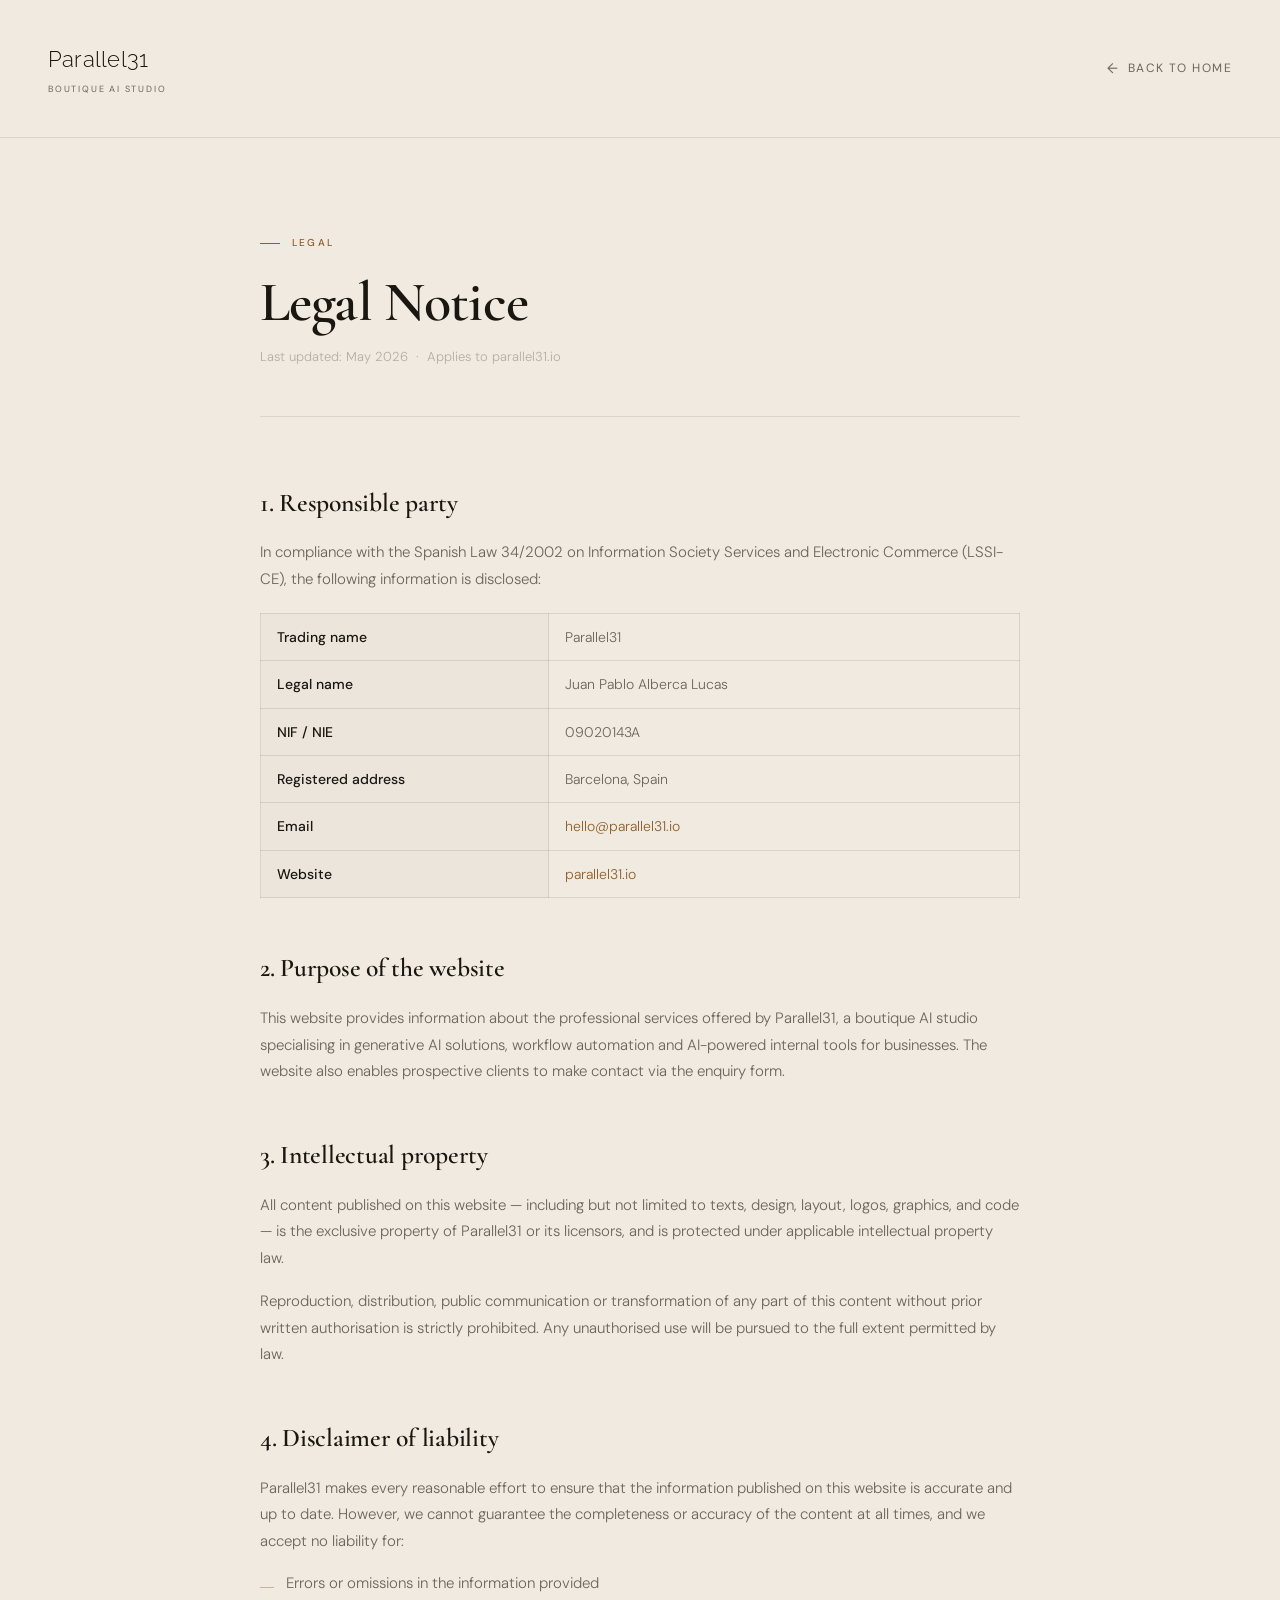
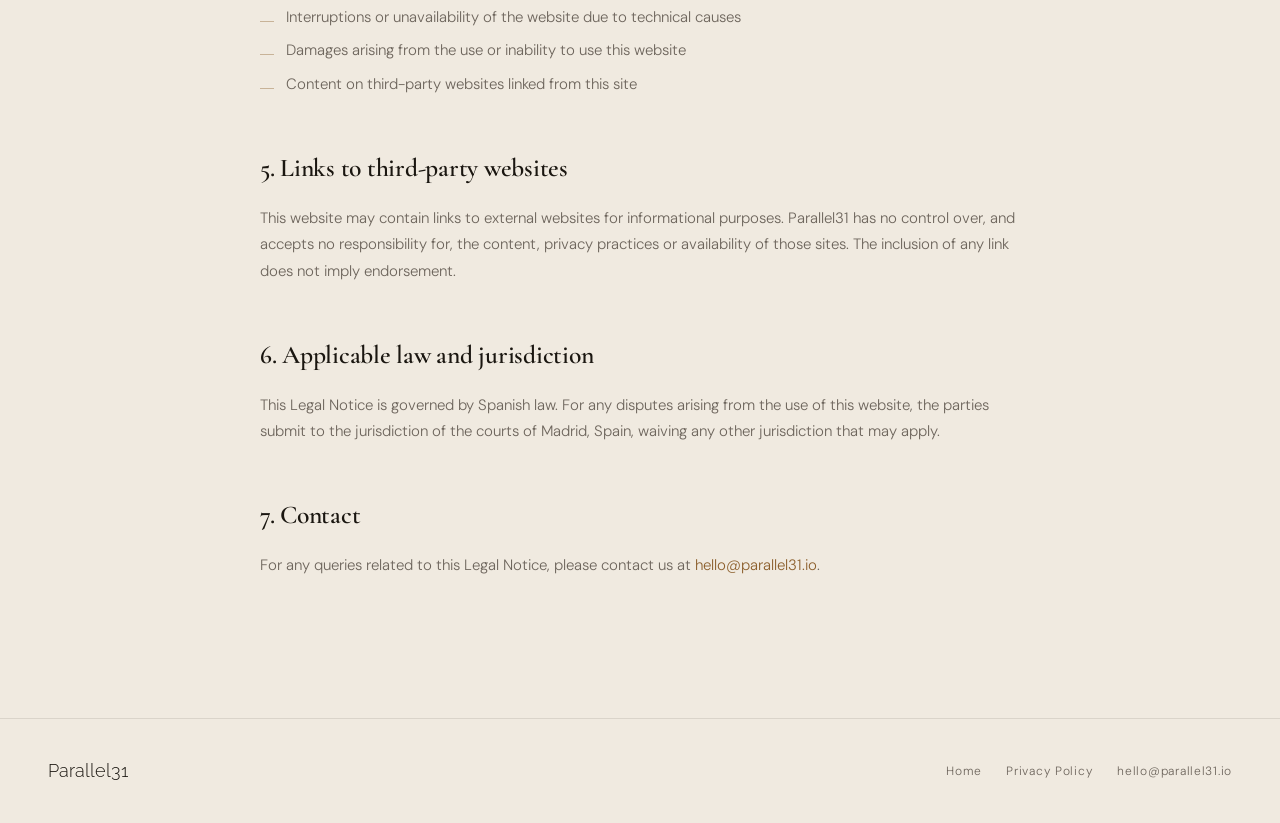
<file: legal-notice.html>
<!DOCTYPE html>
<html lang="en">
<head>
  <meta charset="UTF-8">
  <meta name="viewport" content="width=device-width, initial-scale=1.0">
  <title>Legal Notice — Parallel31</title>
  <meta name="description" content="Legal Notice for Parallel31. Registered information, intellectual property and liability.">
  <meta name="robots" content="noindex, follow">

  <link rel="preconnect" href="https://fonts.googleapis.com">
  <link rel="preconnect" href="https://fonts.gstatic.com" crossorigin>
  <link href="https://fonts.googleapis.com/css2?family=Cormorant+Garamond:wght@400;500;600&family=DM+Sans:opsz,wght@9..40,300;9..40,400&family=Raleway:wght@300&display=swap" rel="stylesheet">

  <style>
    :root {
      --bg:           #F0EAE0;
      --text:         #1A1610;
      --text-muted:   #6D655C;
      --text-dim:     #B5ADA4;
      --accent:       #8C5F2C;
      --border:       rgba(26, 22, 16, 0.10);
      --border-light: rgba(26, 22, 16, 0.16);
      --max:          760px;
      --px:           clamp(22px, 5.5vw, 48px);
    }

    *, *::before, *::after { box-sizing: border-box; margin: 0; padding: 0; }
    html { scroll-behavior: smooth; }

    body {
      background: var(--bg);
      color: var(--text);
      font-family: 'DM Sans', system-ui, sans-serif;
      font-weight: 300;
      font-size: 16px;
      line-height: 1.75;
      -webkit-font-smoothing: antialiased;
    }

    a { color: var(--accent); text-decoration: none; }
    a:hover { text-decoration: underline; }

    /* ── Header ── */
    .site-header {
      padding: 40px var(--px) 40px;
      border-bottom: 1px solid var(--border);
      display: flex;
      align-items: center;
      justify-content: space-between;
      gap: 24px;
    }

    .header-brand {
      display: flex;
      flex-direction: column;
      gap: 3px;
    }

    .brand-name {
      font-family: 'Raleway', sans-serif;
      font-weight: 300;
      font-size: 22px;
      color: var(--text);
      letter-spacing: 0.01em;
      text-decoration: none;
    }
    .brand-name:hover { text-decoration: none; }

    .brand-sub {
      font-size: 9px;
      font-weight: 400;
      letter-spacing: 0.2em;
      text-transform: uppercase;
      color: var(--text-muted);
    }

    .back-link {
      font-size: 12px;
      font-weight: 400;
      letter-spacing: 0.12em;
      text-transform: uppercase;
      color: var(--text-muted);
      display: flex;
      align-items: center;
      gap: 8px;
      transition: color 0.2s;
    }
    .back-link:hover { color: var(--accent); text-decoration: none; }
    .back-link::before {
      content: '←';
      font-size: 14px;
    }

    /* ── Content ── */
    .content {
      max-width: calc(var(--max) + var(--px) * 2);
      margin: 0 auto;
      padding: clamp(56px, 8vw, 96px) var(--px) clamp(80px, 12vw, 140px);
    }

    .page-label {
      font-size: 10px;
      font-weight: 500;
      letter-spacing: 0.22em;
      text-transform: uppercase;
      color: var(--accent);
      display: flex;
      align-items: center;
      gap: 12px;
      margin-bottom: 20px;
    }
    .page-label::before {
      content: '';
      display: block;
      width: 20px;
      height: 1px;
      background: var(--accent);
    }

    .page-title {
      font-family: 'Cormorant Garamond', serif;
      font-size: clamp(36px, 5vw, 56px);
      font-weight: 600;
      line-height: 1.08;
      letter-spacing: -0.015em;
      margin-bottom: 12px;
    }

    .page-meta {
      font-size: 13px;
      color: var(--text-dim);
      margin-bottom: clamp(40px, 6vw, 64px);
      padding-bottom: clamp(32px, 5vw, 48px);
      border-bottom: 1px solid var(--border);
    }

    h2 {
      font-family: 'Cormorant Garamond', serif;
      font-size: clamp(20px, 2vw, 26px);
      font-weight: 600;
      letter-spacing: -0.01em;
      margin-top: 48px;
      margin-bottom: 14px;
      color: var(--text);
    }

    h2:first-of-type { margin-top: 0; }

    p {
      font-size: 15px;
      color: var(--text-muted);
      line-height: 1.78;
      margin-bottom: 16px;
    }

    p:last-child { margin-bottom: 0; }

    ul {
      margin: 12px 0 16px 0;
      padding-left: 0;
      list-style: none;
    }

    ul li {
      font-size: 15px;
      color: var(--text-muted);
      line-height: 1.72;
      display: flex;
      align-items: baseline;
      gap: 12px;
      margin-bottom: 8px;
    }

    ul li::before {
      content: '';
      display: block;
      width: 14px;
      height: 1px;
      background: var(--accent);
      opacity: 0.4;
      flex-shrink: 0;
      margin-top: 11px;
    }

    strong {
      font-weight: 500;
      color: var(--text);
    }

    .data-table {
      width: 100%;
      border-collapse: collapse;
      margin: 20px 0 28px;
      font-size: 14px;
    }

    .data-table td {
      padding: 12px 16px;
      border: 1px solid var(--border);
      color: var(--text-muted);
      vertical-align: top;
      line-height: 1.6;
    }

    .data-table td:first-child {
      font-weight: 500;
      color: var(--text);
      width: 38%;
      white-space: nowrap;
      background: rgba(26, 22, 16, 0.02);
    }

    /* ── Footer ── */
    footer {
      border-top: 1px solid var(--border);
      padding: 36px var(--px);
      display: flex;
      align-items: center;
      justify-content: space-between;
      gap: 20px;
      flex-wrap: wrap;
    }

    .footer-brand-name {
      font-family: 'Raleway', sans-serif;
      font-weight: 300;
      font-size: 18px;
      color: var(--text);
    }

    .footer-links {
      display: flex;
      gap: 24px;
    }

    .footer-links a {
      font-size: 12px;
      color: var(--text-muted);
      font-weight: 300;
      letter-spacing: 0.06em;
      transition: color 0.2s;
    }
    .footer-links a:hover { color: var(--accent); text-decoration: none; }

    @media (max-width: 600px) {
      .site-header { flex-direction: column; align-items: flex-start; gap: 16px; }
      footer { flex-direction: column; align-items: flex-start; }
      .data-table td:first-child { white-space: normal; }
    }
  </style>
</head>
<body>

  <header class="site-header">
    <div class="header-brand">
      <a href="index.html" class="brand-name">Parallel31</a>
      <span class="brand-sub">Boutique AI Studio</span>
    </div>
    <a href="index.html" class="back-link">Back to home</a>
  </header>

  <main class="content">
    <p class="page-label">Legal</p>
    <h1 class="page-title">Legal Notice</h1>
    <p class="page-meta">Last updated: May 2026 &nbsp;·&nbsp; Applies to parallel31.io</p>

    <h2>1. Responsible party</h2>
    <p>
      In compliance with the Spanish Law 34/2002 on Information Society Services and Electronic Commerce (LSSI-CE), the following information is disclosed:
    </p>

    <table class="data-table">
      <tr>
        <td>Trading name</td>
        <td>Parallel31</td>
      </tr>
      <tr>
        <td>Legal name</td>
        <td>Juan Pablo Alberca Lucas</td>
      </tr>
      <tr>
        <td>NIF / NIE</td>
        <td>09020143A</td>
      </tr>
      <tr>
        <td>Registered address</td>
        <td>Barcelona, Spain</td>
      </tr>
      <tr>
        <td>Email</td>
        <td><a href="mailto:hello@parallel31.io">hello@parallel31.io</a></td>
      </tr>
      <tr>
        <td>Website</td>
        <td><a href="https://parallel31.io">parallel31.io</a></td>
      </tr>
    </table>

    <h2>2. Purpose of the website</h2>
    <p>
      This website provides information about the professional services offered by Parallel31, a boutique AI studio specialising in generative AI solutions, workflow automation and AI-powered internal tools for businesses. The website also enables prospective clients to make contact via the enquiry form.
    </p>

    <h2>3. Intellectual property</h2>
    <p>
      All content published on this website — including but not limited to texts, design, layout, logos, graphics, and code — is the exclusive property of Parallel31 or its licensors, and is protected under applicable intellectual property law.
    </p>
    <p>
      Reproduction, distribution, public communication or transformation of any part of this content without prior written authorisation is strictly prohibited. Any unauthorised use will be pursued to the full extent permitted by law.
    </p>

    <h2>4. Disclaimer of liability</h2>
    <p>
      Parallel31 makes every reasonable effort to ensure that the information published on this website is accurate and up to date. However, we cannot guarantee the completeness or accuracy of the content at all times, and we accept no liability for:
    </p>
    <ul>
      <li>Errors or omissions in the information provided</li>
      <li>Interruptions or unavailability of the website due to technical causes</li>
      <li>Damages arising from the use or inability to use this website</li>
      <li>Content on third-party websites linked from this site</li>
    </ul>

    <h2>5. Links to third-party websites</h2>
    <p>
      This website may contain links to external websites for informational purposes. Parallel31 has no control over, and accepts no responsibility for, the content, privacy practices or availability of those sites. The inclusion of any link does not imply endorsement.
    </p>

    <h2>6. Applicable law and jurisdiction</h2>
    <p>
      This Legal Notice is governed by Spanish law. For any disputes arising from the use of this website, the parties submit to the jurisdiction of the courts of Madrid, Spain, waiving any other jurisdiction that may apply.
    </p>

    <h2>7. Contact</h2>
    <p>
      For any queries related to this Legal Notice, please contact us at <a href="mailto:hello@parallel31.io">hello@parallel31.io</a>.
    </p>
  </main>

  <footer>
    <span class="footer-brand-name">Parallel31</span>
    <nav class="footer-links">
      <a href="index.html">Home</a>
      <a href="privacy-policy.html">Privacy Policy</a>
      <a href="mailto:hello@parallel31.io">hello@parallel31.io</a>
    </nav>
  </footer>

<script>document.addEventListener("contextmenu",function(e){e.preventDefault();})</script></body>
</html>
</file>
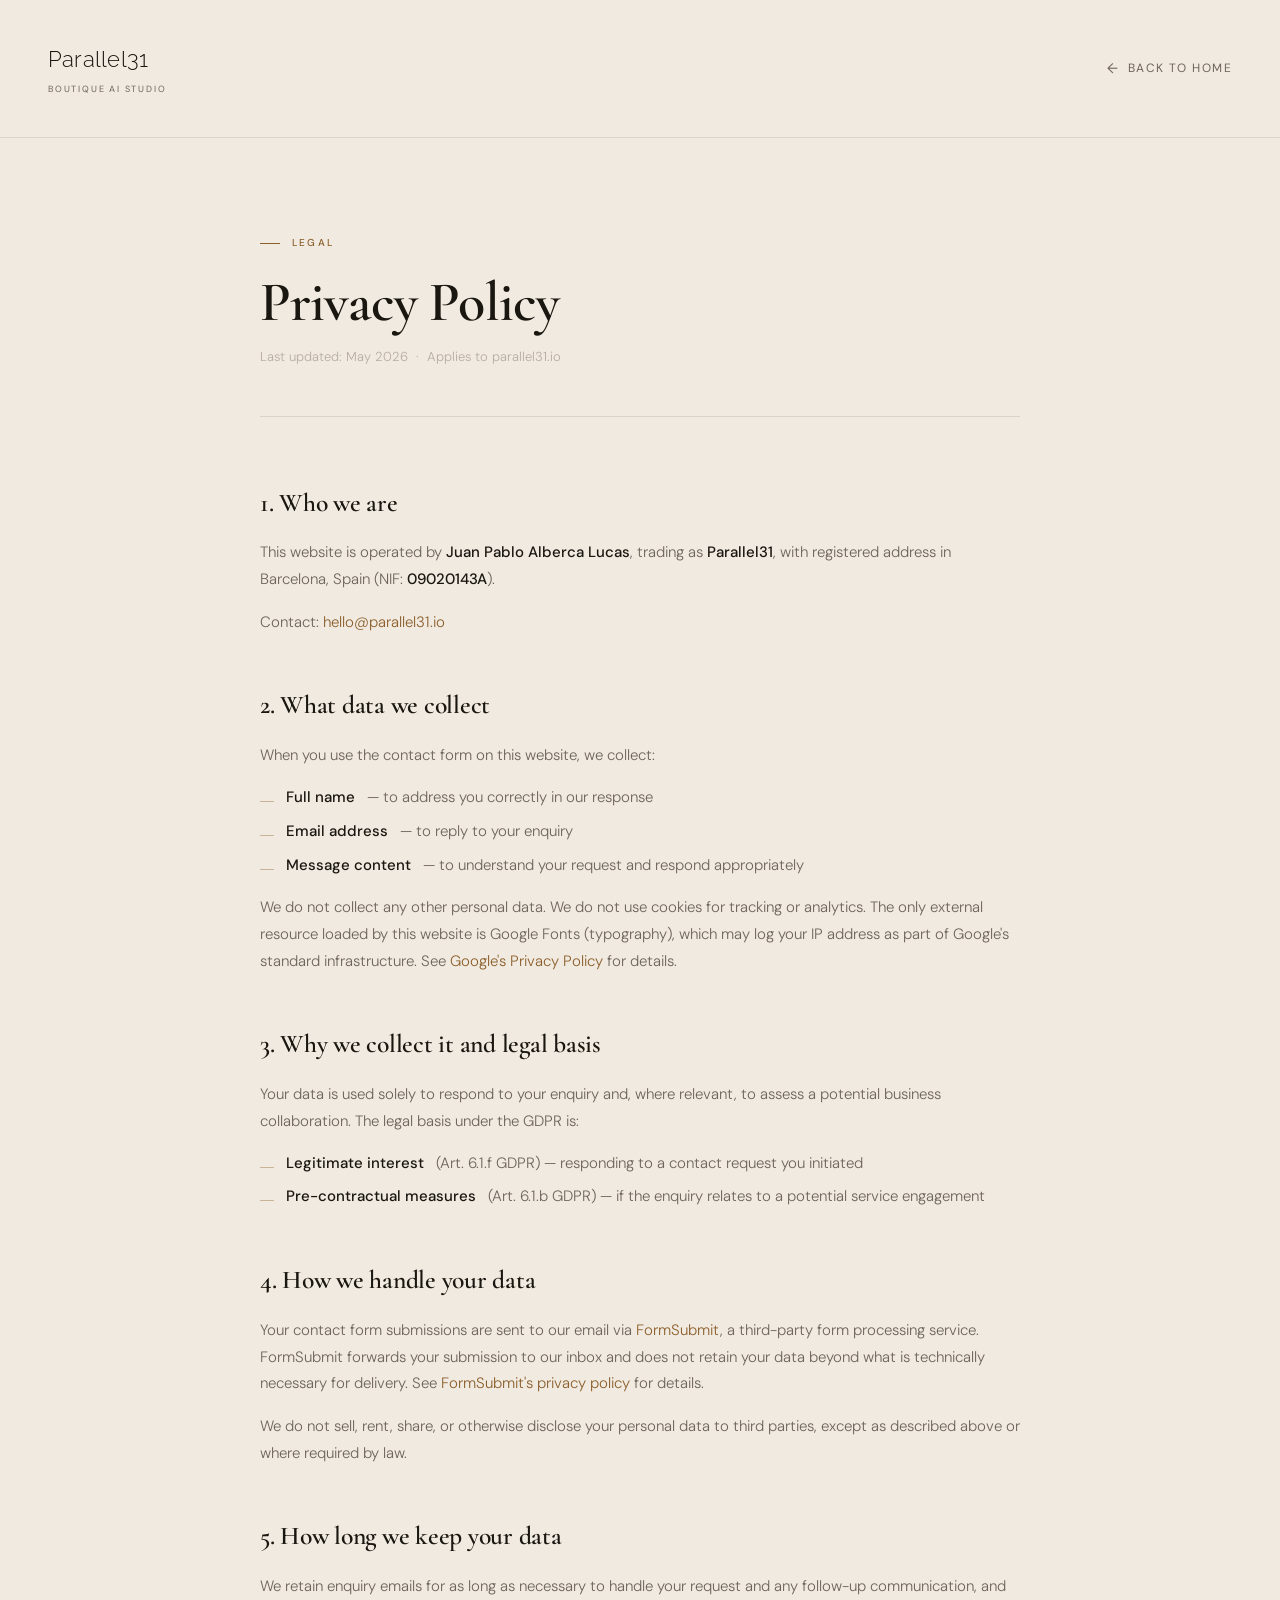
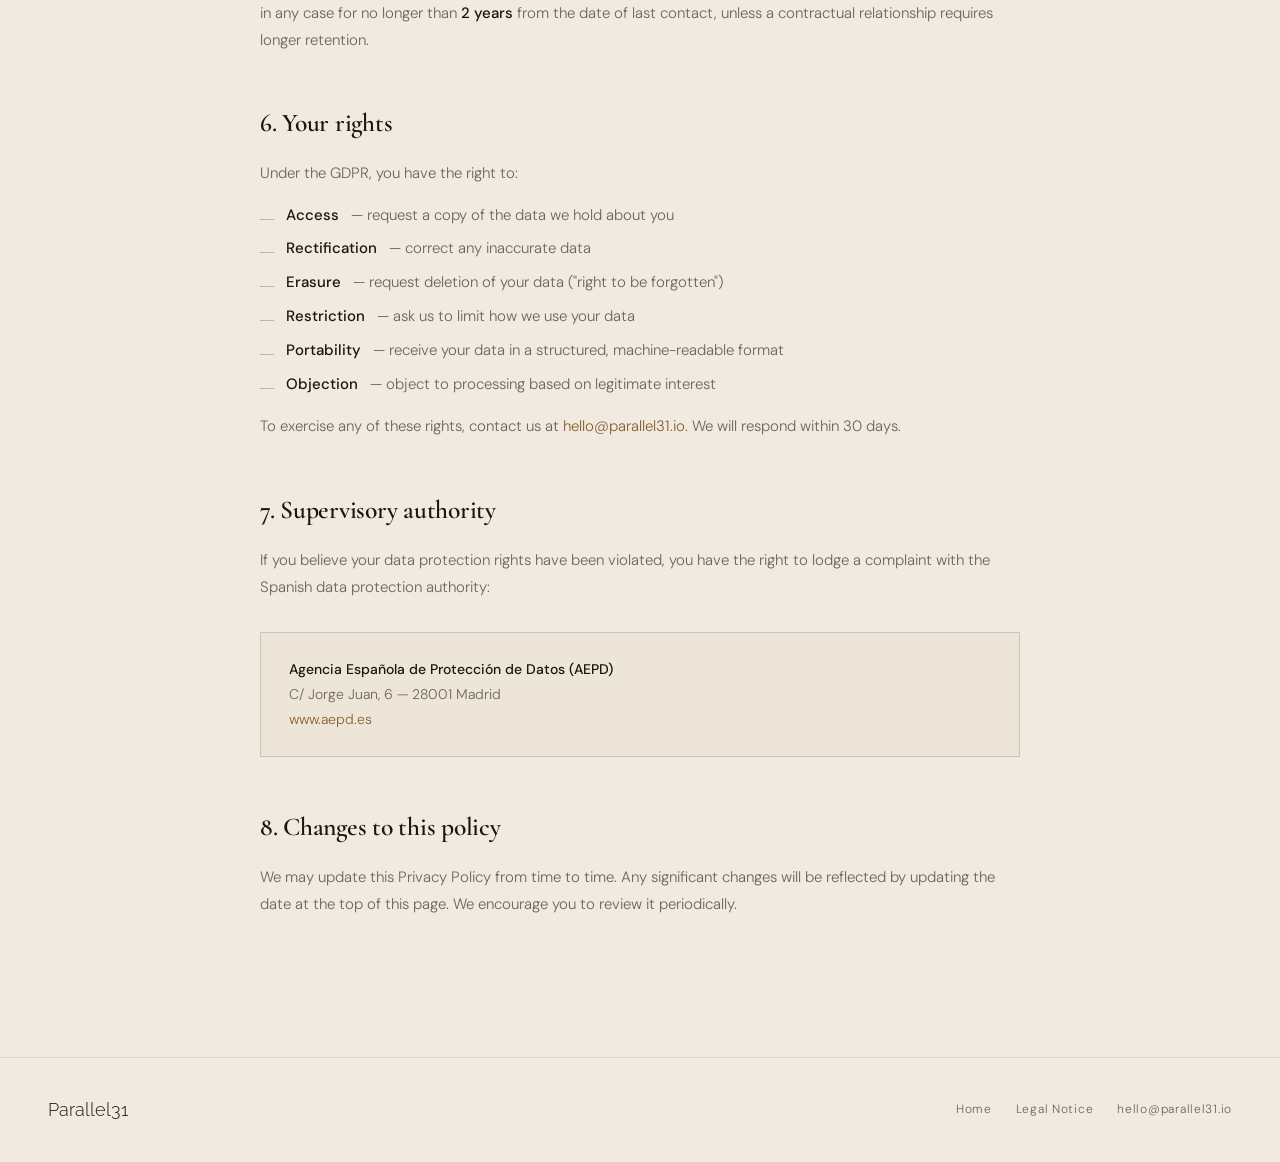
<file: privacy-policy.html>
<!DOCTYPE html>
<html lang="en">
<head>
  <meta charset="UTF-8">
  <meta name="viewport" content="width=device-width, initial-scale=1.0">
  <title>Privacy Policy — Parallel31</title>
  <meta name="description" content="Privacy Policy for Parallel31. How we collect, use and protect your personal data.">
  <meta name="robots" content="noindex, follow">

  <link rel="preconnect" href="https://fonts.googleapis.com">
  <link rel="preconnect" href="https://fonts.gstatic.com" crossorigin>
  <link href="https://fonts.googleapis.com/css2?family=Cormorant+Garamond:wght@400;500;600&family=DM+Sans:opsz,wght@9..40,300;9..40,400&family=Raleway:wght@300&display=swap" rel="stylesheet">

  <style>
    :root {
      --bg:           #F0EAE0;
      --text:         #1A1610;
      --text-muted:   #6D655C;
      --text-dim:     #B5ADA4;
      --accent:       #8C5F2C;
      --border:       rgba(26, 22, 16, 0.10);
      --border-light: rgba(26, 22, 16, 0.16);
      --max:          760px;
      --px:           clamp(22px, 5.5vw, 48px);
    }

    *, *::before, *::after { box-sizing: border-box; margin: 0; padding: 0; }
    html { scroll-behavior: smooth; }

    body {
      background: var(--bg);
      color: var(--text);
      font-family: 'DM Sans', system-ui, sans-serif;
      font-weight: 300;
      font-size: 16px;
      line-height: 1.75;
      -webkit-font-smoothing: antialiased;
    }

    a { color: var(--accent); text-decoration: none; }
    a:hover { text-decoration: underline; }

    /* ── Header ── */
    .site-header {
      padding: 40px var(--px) 40px;
      border-bottom: 1px solid var(--border);
      display: flex;
      align-items: center;
      justify-content: space-between;
      gap: 24px;
    }

    .header-brand {
      display: flex;
      flex-direction: column;
      gap: 3px;
    }

    .brand-name {
      font-family: 'Raleway', sans-serif;
      font-weight: 300;
      font-size: 22px;
      color: var(--text);
      letter-spacing: 0.01em;
      text-decoration: none;
    }
    .brand-name:hover { text-decoration: none; }

    .brand-sub {
      font-size: 9px;
      font-weight: 400;
      letter-spacing: 0.2em;
      text-transform: uppercase;
      color: var(--text-muted);
    }

    .back-link {
      font-size: 12px;
      font-weight: 400;
      letter-spacing: 0.12em;
      text-transform: uppercase;
      color: var(--text-muted);
      display: flex;
      align-items: center;
      gap: 8px;
      transition: color 0.2s;
    }
    .back-link:hover { color: var(--accent); text-decoration: none; }
    .back-link::before {
      content: '←';
      font-size: 14px;
    }

    /* ── Content ── */
    .content {
      max-width: calc(var(--max) + var(--px) * 2);
      margin: 0 auto;
      padding: clamp(56px, 8vw, 96px) var(--px) clamp(80px, 12vw, 140px);
    }

    .page-label {
      font-size: 10px;
      font-weight: 500;
      letter-spacing: 0.22em;
      text-transform: uppercase;
      color: var(--accent);
      display: flex;
      align-items: center;
      gap: 12px;
      margin-bottom: 20px;
    }
    .page-label::before {
      content: '';
      display: block;
      width: 20px;
      height: 1px;
      background: var(--accent);
    }

    .page-title {
      font-family: 'Cormorant Garamond', serif;
      font-size: clamp(36px, 5vw, 56px);
      font-weight: 600;
      line-height: 1.08;
      letter-spacing: -0.015em;
      margin-bottom: 12px;
    }

    .page-meta {
      font-size: 13px;
      color: var(--text-dim);
      margin-bottom: clamp(40px, 6vw, 64px);
      padding-bottom: clamp(32px, 5vw, 48px);
      border-bottom: 1px solid var(--border);
    }

    h2 {
      font-family: 'Cormorant Garamond', serif;
      font-size: clamp(20px, 2vw, 26px);
      font-weight: 600;
      letter-spacing: -0.01em;
      margin-top: 48px;
      margin-bottom: 14px;
      color: var(--text);
    }

    h2:first-of-type { margin-top: 0; }

    p {
      font-size: 15px;
      color: var(--text-muted);
      line-height: 1.78;
      margin-bottom: 16px;
    }

    p:last-child { margin-bottom: 0; }

    ul {
      margin: 12px 0 16px 0;
      padding-left: 0;
      list-style: none;
    }

    ul li {
      font-size: 15px;
      color: var(--text-muted);
      line-height: 1.72;
      display: flex;
      align-items: baseline;
      gap: 12px;
      margin-bottom: 8px;
    }

    ul li::before {
      content: '';
      display: block;
      width: 14px;
      height: 1px;
      background: var(--accent);
      opacity: 0.4;
      flex-shrink: 0;
      margin-top: 11px;
    }

    strong {
      font-weight: 500;
      color: var(--text);
    }

    .highlight-box {
      border: 1px solid var(--border-light);
      padding: 24px 28px;
      margin: 32px 0;
      background: rgba(140, 95, 44, 0.04);
    }

    .highlight-box p {
      margin-bottom: 0;
      font-size: 14px;
    }

    /* ── Footer ── */
    footer {
      border-top: 1px solid var(--border);
      padding: 36px var(--px);
      display: flex;
      align-items: center;
      justify-content: space-between;
      gap: 20px;
      flex-wrap: wrap;
    }

    .footer-brand-name {
      font-family: 'Raleway', sans-serif;
      font-weight: 300;
      font-size: 18px;
      color: var(--text);
    }

    .footer-links {
      display: flex;
      gap: 24px;
    }

    .footer-links a {
      font-size: 12px;
      color: var(--text-muted);
      font-weight: 300;
      letter-spacing: 0.06em;
      transition: color 0.2s;
    }
    .footer-links a:hover { color: var(--accent); text-decoration: none; }

    @media (max-width: 600px) {
      .site-header { flex-direction: column; align-items: flex-start; gap: 16px; }
      footer { flex-direction: column; align-items: flex-start; }
    }
  </style>
</head>
<body>

  <header class="site-header">
    <div class="header-brand">
      <a href="index.html" class="brand-name">Parallel31</a>
      <span class="brand-sub">Boutique AI Studio</span>
    </div>
    <a href="index.html" class="back-link">Back to home</a>
  </header>

  <main class="content">
    <p class="page-label">Legal</p>
    <h1 class="page-title">Privacy Policy</h1>
    <p class="page-meta">Last updated: May 2026 &nbsp;·&nbsp; Applies to parallel31.io</p>

    <h2>1. Who we are</h2>
    <p>
      This website is operated by <strong>Juan Pablo Alberca Lucas</strong>, trading as <strong>Parallel31</strong>, with registered address in Barcelona, Spain (NIF: <strong>09020143A</strong>).
    </p>
    <p>Contact: <a href="mailto:hello@parallel31.io">hello@parallel31.io</a></p>

    <h2>2. What data we collect</h2>
    <p>When you use the contact form on this website, we collect:</p>
    <ul>
      <li><strong>Full name</strong> — to address you correctly in our response</li>
      <li><strong>Email address</strong> — to reply to your enquiry</li>
      <li><strong>Message content</strong> — to understand your request and respond appropriately</li>
    </ul>
    <p>
      We do not collect any other personal data. We do not use cookies for tracking or analytics. The only external resource loaded by this website is Google Fonts (typography), which may log your IP address as part of Google's standard infrastructure. See <a href="https://policies.google.com/privacy" target="_blank" rel="noopener">Google's Privacy Policy</a> for details.
    </p>

    <h2>3. Why we collect it and legal basis</h2>
    <p>Your data is used solely to respond to your enquiry and, where relevant, to assess a potential business collaboration. The legal basis under the GDPR is:</p>
    <ul>
      <li><strong>Legitimate interest</strong> (Art. 6.1.f GDPR) — responding to a contact request you initiated</li>
      <li><strong>Pre-contractual measures</strong> (Art. 6.1.b GDPR) — if the enquiry relates to a potential service engagement</li>
    </ul>

    <h2>4. How we handle your data</h2>
    <p>
      Your contact form submissions are sent to our email via <a href="https://formsubmit.co" target="_blank" rel="noopener">FormSubmit</a>, a third-party form processing service. FormSubmit forwards your submission to our inbox and does not retain your data beyond what is technically necessary for delivery. See <a href="https://formsubmit.co/privacy" target="_blank" rel="noopener">FormSubmit's privacy policy</a> for details.
    </p>
    <p>
      We do not sell, rent, share, or otherwise disclose your personal data to third parties, except as described above or where required by law.
    </p>

    <h2>5. How long we keep your data</h2>
    <p>
      We retain enquiry emails for as long as necessary to handle your request and any follow-up communication, and in any case for no longer than <strong>2 years</strong> from the date of last contact, unless a contractual relationship requires longer retention.
    </p>

    <h2>6. Your rights</h2>
    <p>Under the GDPR, you have the right to:</p>
    <ul>
      <li><strong>Access</strong> — request a copy of the data we hold about you</li>
      <li><strong>Rectification</strong> — correct any inaccurate data</li>
      <li><strong>Erasure</strong> — request deletion of your data ("right to be forgotten")</li>
      <li><strong>Restriction</strong> — ask us to limit how we use your data</li>
      <li><strong>Portability</strong> — receive your data in a structured, machine-readable format</li>
      <li><strong>Objection</strong> — object to processing based on legitimate interest</li>
    </ul>
    <p>
      To exercise any of these rights, contact us at <a href="mailto:hello@parallel31.io">hello@parallel31.io</a>. We will respond within 30 days.
    </p>

    <h2>7. Supervisory authority</h2>
    <p>
      If you believe your data protection rights have been violated, you have the right to lodge a complaint with the Spanish data protection authority:
    </p>

    <div class="highlight-box">
      <p>
        <strong>Agencia Española de Protección de Datos (AEPD)</strong><br>
        C/ Jorge Juan, 6 — 28001 Madrid<br>
        <a href="https://www.aepd.es" target="_blank" rel="noopener">www.aepd.es</a>
      </p>
    </div>

    <h2>8. Changes to this policy</h2>
    <p>
      We may update this Privacy Policy from time to time. Any significant changes will be reflected by updating the date at the top of this page. We encourage you to review it periodically.
    </p>
  </main>

  <footer>
    <span class="footer-brand-name">Parallel31</span>
    <nav class="footer-links">
      <a href="index.html">Home</a>
      <a href="legal-notice.html">Legal Notice</a>
      <a href="mailto:hello@parallel31.io">hello@parallel31.io</a>
    </nav>
  </footer>

<script>document.addEventListener("contextmenu",function(e){e.preventDefault();})</script></body>
</html>
</file>
<file: styles.css>
/* ────────────────────────────────────────────
   VARIABLES — warm off-white / cream light theme
──────────────────────────────────────────── */
:root {
  --bg:           #F0EAE0;
  --surface:      #E9E2D7;
  --surface-2:    #E0D8CB;
  --surface-hover:#D8CFBF;
  --text:         #1A1610;
  --text-muted:   #6D655C;
  --text-dim:     #B5ADA4;
  --accent:       #8C5F2C;
  --accent-light: rgba(140, 95, 44, 0.09);
  --border:       rgba(26, 22, 16, 0.10);
  --border-light: rgba(26, 22, 16, 0.16);
  --max:          1120px;
  --px:           clamp(22px, 5.5vw, 88px);
}

/* ────────────────────────────────────────────
   RESET
──────────────────────────────────────────── */
*, *::before, *::after { box-sizing: border-box; margin: 0; padding: 0; }
html { scroll-behavior: smooth; }

body {
  background: var(--bg);
  color: var(--text);
  font-family: 'DM Sans', system-ui, sans-serif;
  font-weight: 300;
  font-size: 16px;
  line-height: 1.7;
  -webkit-font-smoothing: antialiased;
  overflow-x: hidden;
}

a { color: inherit; text-decoration: none; }

/* Subtle vertical grid — parallel line motif */
body::before {
  content: '';
  position: fixed;
  inset: 0;
  background-image: repeating-linear-gradient(
    90deg,
    transparent 0px,
    transparent calc((100vw - 1px) / 12 - 1px),
    rgba(26, 22, 16, 0.032) calc((100vw - 1px) / 12 - 1px),
    rgba(26, 22, 16, 0.032) calc((100vw - 1px) / 12)
  );
  pointer-events: none;
  z-index: 0;
}

/* ────────────────────────────────────────────
   LAYOUT
──────────────────────────────────────────── */
.wrap {
  width: 100%;
  max-width: var(--max);
  margin: 0 auto;
  padding: 0 var(--px);
  position: relative;
  z-index: 1;
}
section { position: relative; z-index: 1; }

/* ────────────────────────────────────────────
   TYPOGRAPHY
──────────────────────────────────────────── */
h1, h2, h3, h4 {
  font-family: 'Cormorant Garamond', Georgia, serif;
  line-height: 1.08;
  letter-spacing: -0.015em;
  color: var(--text);
}

/* ────────────────────────────────────────────
   SCROLL ANIMATIONS
──────────────────────────────────────────── */
.fade-up {
  opacity: 0;
  transform: translateY(26px);
  transition: opacity 0.9s cubic-bezier(0.16, 1, 0.3, 1),
              transform 0.9s cubic-bezier(0.16, 1, 0.3, 1);
}
.fade-up.visible { opacity: 1; transform: translateY(0); }
.fade-up[data-d="1"] { transition-delay: 0.08s; }
.fade-up[data-d="2"] { transition-delay: 0.16s; }
.fade-up[data-d="3"] { transition-delay: 0.24s; }
.fade-up[data-d="4"] { transition-delay: 0.32s; }
.fade-up[data-d="5"] { transition-delay: 0.40s; }
.fade-up[data-d="6"] { transition-delay: 0.48s; }

/* ────────────────────────────────────────────
   SHARED: section label
──────────────────────────────────────────── */
.label {
  display: inline-flex;
  align-items: center;
  gap: 14px;
  font-family: 'DM Sans', sans-serif;
  font-size: 10px;
  font-weight: 500;
  letter-spacing: 0.22em;
  text-transform: uppercase;
  color: var(--accent);
  margin-bottom: 22px;
}
.label::before {
  content: '';
  display: block;
  width: 22px;
  height: 1px;
  background: var(--accent);
  flex-shrink: 0;
}

/* ────────────────────────────────────────────
   1. HERO
──────────────────────────────────────────── */
.hero {
  min-height: 100svh;
  display: flex;
  flex-direction: column;
  border-bottom: 1px solid var(--border);
  position: relative;
  overflow: hidden;
}

.hero > .wrap {
  display: flex;
  flex-direction: column;
  flex: 1;
  padding-top: 52px;
  padding-bottom: 72px;
}

/* Ghost "31" watermark */
.hero-mark {
  position: absolute;
  right: -0.04em;
  bottom: -0.12em;
  font-family: 'Cormorant Garamond', serif;
  font-size: clamp(220px, 34vw, 520px);
  font-weight: 700;
  line-height: 1;
  color: transparent;
  -webkit-text-stroke: 1px rgba(26, 22, 16, 0.055);
  pointer-events: none;
  user-select: none;
  letter-spacing: -0.04em;
  z-index: 0;
}


/* ── Logo wordmark ── */
/* NOTE: Replace with <img src="logo.png" alt="Parallel31"> when you have the file */
.hero-logo {
  position: relative;
  z-index: 1;
  display: flex;
  flex-direction: column;
  align-items: center;
  text-align: center;
  margin-bottom: auto;
  padding-bottom: clamp(64px, 12vh, 140px);
}
.logo-name {
  font-family: 'Raleway', sans-serif;
  font-weight: 300;
  font-size: clamp(30px, 4vw, 44px);
  letter-spacing: 0.01em;
  color: var(--text);
  line-height: 1;
  display: block;
}
.logo-sub {
  display: block;
  font-family: 'DM Sans', sans-serif;
  font-weight: 400;
  font-size: 9px;
  letter-spacing: 0.22em;
  text-transform: uppercase;
  color: var(--text-muted);
  margin-top: 7px;
}

/* ── Hero body ── */
.hero-body {
  position: relative;
  z-index: 1;
}

.hero-eyebrow {
  font-family: 'DM Sans', sans-serif;
  font-size: 10px;
  font-weight: 500;
  letter-spacing: 0.2em;
  text-transform: uppercase;
  color: var(--accent);
  margin-bottom: 26px;
  display: flex;
  align-items: center;
  gap: 14px;
}
.hero-eyebrow::before {
  content: '';
  display: block;
  width: 22px;
  height: 1px;
  background: var(--accent);
}

.hero h1 {
  font-size: clamp(52px, 8.5vw, 112px);
  font-weight: 600;
  margin-bottom: 32px;
  color: var(--text);
}
.hero h1 em {
  font-style: italic;
  font-weight: 300;
}

.hero-sub {
  font-size: clamp(15px, 1.6vw, 17px);
  color: var(--text-muted);
  line-height: 1.78;
  font-weight: 300;
}

/* ── Hero footer strip ── */
.hero-foot {
  position: relative;
  z-index: 1;
  padding-top: 40px;
  margin-top: 60px;
}
.hero-strip {
  display: flex;
  align-items: center;
  width: 100%;
}
.strip-item {
  font-family: 'Cormorant Garamond', serif;
  font-size: clamp(17px, 1.6vw, 22px);
  font-weight: 400;
  font-style: italic;
  color: var(--text-muted);
  white-space: nowrap;
}
.strip-div {
  flex: 1;
  height: 1px;
  background: var(--border-light);
  margin: 0 20px;
}

/* ── Language switcher ── */
.lang {
  position: absolute;
  top: 18px;
  right: var(--px);
  z-index: 2;
  display: flex;
  align-items: center;
  font-family: 'DM Sans', sans-serif;
  font-size: 11px;
  font-weight: 500;
  letter-spacing: 0.16em;
  color: var(--text-dim);
}
/* Padding para que el área táctil llegue a ~44 px sin agrandar el texto */
.lang a {
  padding: 14px 8px;
  color: var(--text-muted);
  transition: color 0.2s ease;
}
.lang a:hover { color: var(--accent); }
.lang a[aria-current="page"] { color: var(--text); }

/* ────────────────────────────────────────────
   1b. FEATURED — CharterGo
──────────────────────────────────────────── */
.featured {
  padding: clamp(80px, 11vw, 130px) 0;
  border-bottom: 1px solid var(--border);
}

.featured-grid {
  display: grid;
  grid-template-columns: 1fr 1fr;
  gap: clamp(40px, 6vw, 88px);
  align-items: center;
}

.featured h2 {
  font-size: clamp(30px, 4vw, 52px);
  font-weight: 600;
  margin-bottom: 30px;
}
.featured h2 em {
  font-style: italic;
  font-weight: 300;
}

.featured-list {
  list-style: none;
  display: flex;
  flex-direction: column;
  gap: 12px;
  margin-bottom: 38px;
}
.featured-list li {
  position: relative;
  padding-left: 28px;
  font-size: 15px;
  color: var(--text-muted);
  line-height: 1.6;
  font-weight: 300;
}
.featured-list li::before {
  content: '';
  position: absolute;
  left: 0;
  top: 0.8em;
  width: 14px;
  height: 1px;
  background: var(--accent);
  opacity: 0.55;
}

.featured-actions {
  display: flex;
  align-items: center;
  gap: 24px;
  flex-wrap: wrap;
}

/* Tarjeta con la identidad de CharterGo (Marino + Aqua), no la de Parallel31 */
.cg-card {
  position: relative;
  display: block;
  aspect-ratio: 4 / 5;
  overflow: hidden;
  background: #0B1B33;
}
.cg-card img {
  display: block;
  width: 100%;
  height: 100%;
  object-fit: cover;
  transition: transform 0.9s cubic-bezier(0.16, 1, 0.3, 1);
}
.cg-card:hover img { transform: scale(1.03); }
.cg-card::after {
  content: '';
  position: absolute;
  inset: 0;
  background: linear-gradient(180deg, rgba(11, 27, 51, 0) 40%, rgba(11, 27, 51, 0.94) 100%);
}
.cg-brand {
  position: absolute;
  left: clamp(20px, 3vw, 32px);
  right: clamp(20px, 3vw, 32px);
  bottom: clamp(18px, 2.6vw, 28px);
  z-index: 1;
}
/* Proporciones del lockup de chartergo.app: yate 2,533× el wordmark */
.cg-lockup {
  display: inline-flex;
  align-items: center;
  font-family: 'Space Grotesk', 'DM Sans', sans-serif;
  font-weight: 700;
  font-size: clamp(24px, 2.6vw, 30px);
  letter-spacing: -0.02em;
  line-height: 1;
  color: #fff;
}
.cg-lockup svg {
  width: 2.533em;
  height: 2.533em;
  margin: -0.533em 0 -0.8em -0.3em;
  fill: #29D3C4;
  flex: none;
}
.cg-lockup b { font-weight: 700; color: #29D3C4; }
.cg-meta {
  display: block;
  margin-top: 12px;
  font-family: 'DM Sans', sans-serif;
  font-size: 10px;
  font-weight: 500;
  letter-spacing: 0.18em;
  text-transform: uppercase;
  color: rgba(255, 255, 255, 0.78);
}

/* ────────────────────────────────────────────
   2. SERVICES
──────────────────────────────────────────── */
.services {
  padding: clamp(80px, 11vw, 130px) 0;
  border-bottom: 1px solid var(--border);
}

.services-header {
  display: flex;
  align-items: flex-end;
  justify-content: space-between;
  gap: 24px;
  margin-bottom: 52px;
  flex-wrap: wrap;
}

.services-header h2 {
  font-size: clamp(28px, 3.6vw, 48px);
  font-weight: 600;
  white-space: nowrap;
}

.services-count {
  font-family: 'Cormorant Garamond', serif;
  font-size: 13px;
  font-weight: 400;
  color: var(--text-muted);
  letter-spacing: 0.05em;
  padding-bottom: 6px;
  white-space: nowrap;
}

/* Gap trick → clean inner borders */
.services-grid {
  display: grid;
  grid-template-columns: repeat(3, 1fr);
  gap: 1px;
  background: var(--border);
  border: 1px solid var(--border);
}

.service-card {
  background: var(--bg);
  padding: 38px 32px 46px;
  transition: background 0.35s ease;
  position: relative;
  overflow: hidden;
}
.service-card::after {
  content: '';
  position: absolute;
  top: 0; left: 0; right: 0;
  height: 2px;
  background: linear-gradient(90deg, var(--accent), transparent);
  opacity: 0;
  transition: opacity 0.35s ease;
}
.service-card:hover { background: var(--surface-hover); }
.service-card:hover::after { opacity: 1; }

.card-num {
  font-family: 'Cormorant Garamond', serif;
  font-size: 11px;
  font-weight: 400;
  letter-spacing: 0.14em;
  color: var(--text-dim);
  display: block;
  margin-bottom: 34px;
}

.service-card h3 {
  font-size: clamp(21px, 2.1vw, 26px);
  font-weight: 600;
  margin-bottom: 12px;
}

.service-card > p {
  font-size: 14px;
  color: var(--text-muted);
  line-height: 1.72;
  margin-bottom: 28px;
  font-weight: 300;
}

.service-list {
  list-style: none;
  display: flex;
  flex-direction: column;
  gap: 8px;
}
.service-list li {
  display: flex;
  align-items: center;
  gap: 12px;
  font-size: 13px;
  color: var(--text-muted);
  font-weight: 300;
}
.service-list li::before {
  content: '';
  display: block;
  width: 14px;
  height: 1px;
  background: var(--accent);
  opacity: 0.4;
  flex-shrink: 0;
}

/* ────────────────────────────────────────────
   3. PHILOSOPHY
──────────────────────────────────────────── */
.philosophy {
  padding: clamp(80px, 11vw, 130px) 0;
  border-bottom: 1px solid var(--border);
  position: relative;
  overflow: hidden;
}
.philosophy::after {
  content: '';
  position: absolute;
  right: 0; top: 0; bottom: 0;
  width: 35%;
  background: repeating-linear-gradient(
    180deg,
    transparent 0px,
    transparent 17px,
    rgba(26, 22, 16, 0.028) 17px,
    rgba(26, 22, 16, 0.028) 18px
  );
  pointer-events: none;
}

.philosophy-inner { max-width: 700px; }

.philosophy h2 {
  font-size: clamp(30px, 4.8vw, 62px);
  font-weight: 600;
  font-style: italic;
  margin-bottom: 40px;
}

.philosophy p {
  font-size: clamp(15px, 1.55vw, 17px);
  color: var(--text-muted);
  line-height: 1.82;
  max-width: 580px;
  font-weight: 300;
}
.philosophy p + p { margin-top: 20px; }

/* ────────────────────────────────────────────
   4. CLIENTS
──────────────────────────────────────────── */
.clients {
  padding: clamp(80px, 11vw, 130px) 0;
  border-bottom: 1px solid var(--border);
}

.clients-header {
  display: flex;
  align-items: flex-end;
  justify-content: space-between;
  gap: 24px;
  margin-bottom: 52px;
  flex-wrap: wrap;
}

.clients-header h2 {
  font-size: clamp(28px, 3.4vw, 44px);
  font-weight: 600;
}

.clients-note {
  font-size: 13px;
  color: var(--text-dim);
  font-weight: 300;
  max-width: 280px;
  text-align: right;
  line-height: 1.6;
  padding-bottom: 4px;
}

.clients-grid {
  display: grid;
  grid-template-columns: repeat(4, 1fr);
  gap: 1px;
  background: var(--border);
  border: 1px solid var(--border);
}

.client-block {
  background: var(--bg);
  padding: 36px 28px 40px;
  transition: background 0.3s ease;
  position: relative;
}
.client-block:hover { background: var(--surface); }

.client-icon {
  display: block;
  margin-bottom: 20px;
}
.client-icon svg {
  width: 20px;
  height: 20px;
  opacity: 0.6;
}

.client-block h4 {
  font-family: 'Cormorant Garamond', serif;
  font-size: clamp(20px, 1.9vw, 24px);
  font-weight: 600;
  margin-bottom: 10px;
}

.client-block p {
  font-size: 13px;
  color: var(--text-muted);
  line-height: 1.65;
  font-weight: 300;
}

/* ────────────────────────────────────────────
   5. OUTCOMES
──────────────────────────────────────────── */
.outcomes {
  padding: clamp(80px, 11vw, 130px) 0;
  border-bottom: 1px solid var(--border);
}

.outcomes-header { margin-bottom: 48px; }
.outcomes-header h2 {
  font-size: clamp(26px, 3.3vw, 42px);
  font-weight: 600;
}

.outcomes-grid {
  display: grid;
  grid-template-columns: repeat(4, 1fr);
  gap: 1px;
  background: var(--border);
  border: 1px solid var(--border);
}

.outcome-block {
  background: var(--bg);
  padding: 30px 24px 36px;
  transition: background 0.3s ease;
}
.outcome-block:hover { background: var(--surface); }

.outcome-icon {
  display: block;
  width: 20px;
  height: 20px;
  margin-bottom: 20px;
  opacity: 0.65;
}

.outcome-block h4 {
  font-family: 'Cormorant Garamond', serif;
  font-size: clamp(17px, 1.6vw, 20px);
  font-weight: 600;
  margin-bottom: 8px;
}

.outcome-block p {
  font-size: 13px;
  color: var(--text-muted);
  line-height: 1.65;
  font-weight: 300;
}

/* ────────────────────────────────────────────
   6. PROCESS
──────────────────────────────────────────── */
.process {
  padding: clamp(80px, 11vw, 130px) 0;
  border-bottom: 1px solid var(--border);
}

.process-header { margin-bottom: 68px; }
.process-header h2 {
  font-size: clamp(26px, 3.3vw, 42px);
  font-weight: 600;
}

.steps {
  display: grid;
  grid-template-columns: repeat(4, 1fr);
  position: relative;
}

.steps::before {
  content: '';
  position: absolute;
  top: 8px; left: 0; right: 0;
  height: 1px;
  background: linear-gradient(90deg, var(--accent) 0%, var(--border) 60%, transparent 100%);
}

.step {
  padding-top: 44px;
  padding-right: 36px;
  position: relative;
}
.step::before {
  content: '';
  position: absolute;
  top: 5px; left: 0;
  width: 7px; height: 7px;
  border-radius: 50%;
  background: var(--accent);
  box-shadow: 0 0 0 3px var(--bg), 0 0 0 4px rgba(140,95,44,0.22);
}

.step-num {
  display: block;
  font-family: 'Cormorant Garamond', serif;
  font-size: 11px;
  font-weight: 400;
  letter-spacing: 0.14em;
  color: var(--accent);
  margin-bottom: 10px;
}

.step h4 {
  font-size: clamp(19px, 1.9vw, 23px);
  font-weight: 600;
  margin-bottom: 10px;
}

.step p {
  font-size: 13px;
  color: var(--text-muted);
  line-height: 1.65;
  font-weight: 300;
}

/* ────────────────────────────────────────────
   7. CONTACT FORM
──────────────────────────────────────────── */
.contact {
  padding: clamp(80px, 12vw, 150px) 0;
  position: relative;
  overflow: hidden;
}

/* Horizontal lines texture behind form */
.contact::before {
  content: '';
  position: absolute;
  inset: 0;
  background: repeating-linear-gradient(
    180deg,
    transparent 0px,
    transparent 23px,
    rgba(26, 22, 16, 0.022) 23px,
    rgba(26, 22, 16, 0.022) 24px
  );
  pointer-events: none;
}

/* Ghost 31 behind form */
.contact::after {
  content: '31';
  position: absolute;
  right: -0.06em;
  bottom: -0.18em;
  font-family: 'Cormorant Garamond', serif;
  font-size: clamp(180px, 26vw, 400px);
  font-weight: 700;
  line-height: 1;
  color: transparent;
  -webkit-text-stroke: 1px rgba(26, 22, 16, 0.04);
  pointer-events: none;
  user-select: none;
  letter-spacing: -0.04em;
}

.contact-inner {
  display: grid;
  grid-template-columns: 1fr 1fr;
  gap: clamp(48px, 8vw, 100px);
  align-items: start;
  position: relative;
  z-index: 1;
}

.contact-text {}

.contact-text h2 {
  font-size: clamp(30px, 4vw, 52px);
  font-weight: 600;
  margin-bottom: 20px;
}

.contact-text p {
  font-size: 15px;
  color: var(--text-muted);
  line-height: 1.75;
  font-weight: 300;
  max-width: 360px;
}

.contact-detail {
  margin-top: 36px;
  display: flex;
  flex-direction: column;
  gap: 6px;
}

.contact-detail a {
  font-size: 13px;
  color: var(--text-muted);
  font-weight: 300;
  transition: color 0.2s ease;
}
.contact-detail a:hover { color: var(--accent); }

.contact-detail .cd-label {
  font-size: 10px;
  font-weight: 500;
  letter-spacing: 0.18em;
  text-transform: uppercase;
  color: var(--text-dim);
  margin-bottom: 4px;
  margin-top: 16px;
  display: block;
}
.contact-detail .cd-label:first-child { margin-top: 0; }

/* Form */
.contact-form {
  display: flex;
  flex-direction: column;
  gap: 20px;
}

.form-row {
  display: grid;
  grid-template-columns: 1fr 1fr;
  gap: 16px;
}

.form-field {
  display: flex;
  flex-direction: column;
  gap: 6px;
}

.form-field label {
  font-size: 10px;
  font-weight: 500;
  letter-spacing: 0.16em;
  text-transform: uppercase;
  color: var(--text-muted);
}

.form-field input,
.form-field textarea {
  width: 100%;
  background: rgba(255, 255, 255, 0.55);
  border: 1px solid var(--border-light);
  padding: 13px 16px;
  font-family: 'DM Sans', sans-serif;
  font-size: 14px;
  font-weight: 300;
  color: var(--text);
  transition: border-color 0.25s ease, background 0.25s ease;
  outline: none;
  -webkit-appearance: none;
  border-radius: 0;
  resize: none;
}

.form-field input::placeholder,
.form-field textarea::placeholder {
  color: var(--text-dim);
}

.form-field input:focus,
.form-field textarea:focus {
  border-color: var(--accent);
  background: rgba(255, 255, 255, 0.75);
}

.form-field textarea { min-height: 130px; }

.form-submit,
.featured-cta {
  display: inline-flex;
  align-items: center;
  gap: 12px;
  padding: 14px 32px;
  background: var(--text);
  color: var(--bg);
  border: 1px solid var(--text);
  font-family: 'DM Sans', sans-serif;
  font-size: 11px;
  font-weight: 500;
  letter-spacing: 0.14em;
  text-transform: uppercase;
  cursor: pointer;
  transition: background 0.3s ease, color 0.3s ease, border-color 0.3s ease;
  border-radius: 0;
  align-self: flex-start;
}
.form-submit:hover,
.featured-cta:hover {
  background: var(--accent);
  border-color: var(--accent);
  color: var(--bg);
}

.form-note {
  font-size: 11px;
  color: var(--text-dim);
  font-weight: 300;
}

/* ────────────────────────────────────────────
   FOOTER
──────────────────────────────────────────── */
footer {
  border-top: 1px solid var(--border);
  padding: 40px 0;
  position: relative;
  z-index: 1;
  background: var(--bg);
}

.footer-inner {
  display: flex;
  align-items: center;
  justify-content: space-between;
  gap: 24px;
  flex-wrap: wrap;
}

.footer-brand { display: flex; align-items: baseline; gap: 14px; }

.footer-name {
  font-family: 'Raleway', sans-serif;
  font-size: 18px;
  font-weight: 300;
  color: var(--text);
  letter-spacing: 0.01em;
}

.footer-tagline {
  font-size: 10px;
  font-weight: 400;
  color: var(--text-dim);
  letter-spacing: 0.1em;
  text-transform: uppercase;
}

.footer-right { display: flex; align-items: center; gap: 28px; }

.footer-right a {
  font-size: 13px;
  color: var(--text-muted);
  font-weight: 300;
  transition: color 0.2s ease;
}
.footer-right a:hover { color: var(--accent); }

/* ────────────────────────────────────────────
   RESPONSIVE
──────────────────────────────────────────── */
@media (max-width: 1000px) {
  .clients-grid { grid-template-columns: repeat(2, 1fr); }
  .outcomes-grid { grid-template-columns: repeat(2, 1fr); }
}

@media (max-width: 900px) {
  .featured-grid { grid-template-columns: 1fr; }
  .cg-card { aspect-ratio: 4 / 3; }

  .services-grid { grid-template-columns: 1fr; }
  .services-header h2 { white-space: normal; }

  .steps {
    grid-template-columns: repeat(2, 1fr);
    gap: 48px 36px;
  }
  .steps::before { display: none; }
  .step { padding-top: 0; }
  .step::before { display: none; }

  .contact-inner { grid-template-columns: 1fr; gap: 52px; }
  .contact-text p { max-width: 100%; }
}

@media (max-width: 640px) {
  :root { --px: 20px; }

  .hero { padding: 40px 0 56px; }
  .hero-lines { display: none; }

  .clients-grid { grid-template-columns: 1fr; }
  .outcomes-grid { grid-template-columns: 1fr; }
  .steps { grid-template-columns: 1fr; gap: 40px; }

  .form-row { grid-template-columns: 1fr; }

  .hero-foot { flex-direction: column; align-items: flex-start; gap: 16px; }
  /* Las 4 palabras no caben en una línea a 390 px: se reparten en dos */
  .hero-strip { flex-wrap: wrap; gap: 4px 22px; }
  .strip-div { display: none; }

  .footer-inner { flex-direction: column; align-items: flex-start; gap: 16px; }
  .footer-brand { flex-direction: column; gap: 6px; }
  .footer-right { gap: 18px; }

  .philosophy::after { display: none; }
  .clients-header { flex-direction: column; }
  .clients-note { text-align: left; }
}
</file>
<file: projects/projects.css>
/* ────────────────────────────────────────────
   VARIABLES — warm off-white / cream light theme
──────────────────────────────────────────── */
:root {
  --bg:           #F0EAE0;
  --surface:      #E9E2D7;
  --surface-2:    #E0D8CB;
  --surface-hover:#D8CFBF;
  --text:         #1A1610;
  --text-muted:   #6D655C;
  --text-dim:     #B5ADA4;
  --accent:       #8C5F2C;
  --accent-light: rgba(140, 95, 44, 0.09);
  --border:       rgba(26, 22, 16, 0.10);
  --border-light: rgba(26, 22, 16, 0.16);
  --max:          1120px;
  --px:           clamp(22px, 5.5vw, 88px);
}

*, *::before, *::after { box-sizing: border-box; margin: 0; padding: 0; }
html { scroll-behavior: smooth; }

body {
  background: var(--bg);
  color: var(--text);
  font-family: 'DM Sans', system-ui, sans-serif;
  font-weight: 300;
  font-size: 16px;
  line-height: 1.7;
  -webkit-font-smoothing: antialiased;
  overflow-x: hidden;
}

a { color: inherit; text-decoration: none; }
img { display: block; max-width: 100%; }

/* Subtle vertical grid — parallel line motif */
body::before {
  content: '';
  position: fixed;
  inset: 0;
  background-image: repeating-linear-gradient(
    90deg,
    transparent 0px,
    transparent calc((100vw - 1px) / 12 - 1px),
    rgba(26, 22, 16, 0.032) calc((100vw - 1px) / 12 - 1px),
    rgba(26, 22, 16, 0.032) calc((100vw - 1px) / 12)
  );
  pointer-events: none;
  z-index: 0;
}

.wrap {
  width: 100%;
  max-width: var(--max);
  margin: 0 auto;
  padding: 0 var(--px);
  position: relative;
  z-index: 1;
}
section { position: relative; z-index: 1; }

h1, h2, h3, h4 {
  font-family: 'Cormorant Garamond', Georgia, serif;
  line-height: 1.08;
  letter-spacing: -0.015em;
  color: var(--text);
}

/* ── Scroll animations ── */
.fade-up {
  opacity: 0;
  transform: translateY(26px);
  transition: opacity 0.9s cubic-bezier(0.16, 1, 0.3, 1),
              transform 0.9s cubic-bezier(0.16, 1, 0.3, 1);
}
.fade-up.visible { opacity: 1; transform: translateY(0); }
.fade-up[data-d="1"] { transition-delay: 0.08s; }
.fade-up[data-d="2"] { transition-delay: 0.16s; }
.fade-up[data-d="3"] { transition-delay: 0.24s; }

/* ── Section label ── */
.label {
  display: inline-flex;
  align-items: center;
  gap: 14px;
  font-family: 'DM Sans', sans-serif;
  font-size: 10px;
  font-weight: 500;
  letter-spacing: 0.22em;
  text-transform: uppercase;
  color: var(--accent);
  margin-bottom: 22px;
}
.label::before {
  content: '';
  display: block;
  width: 22px;
  height: 1px;
  background: var(--accent);
  flex-shrink: 0;
}

/* ────────────────────────────────────────────
   TOP BAR
──────────────────────────────────────────── */
.topbar {
  border-bottom: 1px solid var(--border);
  position: relative;
  z-index: 2;
  background: var(--bg);
}
.topbar-inner {
  display: flex;
  align-items: center;
  justify-content: space-between;
  padding: 22px 0;
  gap: 20px;
}
.topbar-brand { display: flex; flex-direction: column; line-height: 1; }
.topbar-name {
  font-family: 'Raleway', sans-serif;
  font-weight: 300;
  font-size: 20px;
  letter-spacing: 0.01em;
  color: var(--text);
}
.topbar-sub {
  font-size: 8px;
  font-weight: 400;
  letter-spacing: 0.22em;
  text-transform: uppercase;
  color: var(--text-muted);
  margin-top: 5px;
}
.topbar-nav { display: flex; align-items: center; gap: 26px; }
.topbar-nav a {
  font-size: 12px;
  font-weight: 400;
  letter-spacing: 0.06em;
  color: var(--text-muted);
  transition: color 0.2s ease;
}
.topbar-nav a:hover { color: var(--accent); }
.topbar-nav a.active { color: var(--text); }

/* ── Language switcher (mismo estilo que el de la home) ── */
.lang {
  display: flex;
  align-items: center;
  padding-left: 18px;
  border-left: 1px solid var(--border-light);
  font-size: 11px;
  font-weight: 500;
  letter-spacing: 0.16em;
  color: var(--text-dim);
}
/* Padding para que el área táctil llegue a ~44 px sin agrandar el texto */
.topbar-nav .lang a {
  padding: 14px 6px;
  font-size: 11px;
  font-weight: 500;
  letter-spacing: 0.16em;
}
.topbar-nav .lang a[aria-current="page"] { color: var(--text); }

/* ────────────────────────────────────────────
   PAGE HEADER
──────────────────────────────────────────── */
.page-hero {
  padding: clamp(70px, 9vw, 110px) 0 clamp(56px, 7vw, 88px);
  border-bottom: 1px solid var(--border);
  position: relative;
  overflow: hidden;
}
.page-hero .hero-mark {
  position: absolute;
  right: -0.04em;
  bottom: -0.18em;
  font-family: 'Cormorant Garamond', serif;
  font-size: clamp(160px, 24vw, 380px);
  font-weight: 700;
  line-height: 1;
  color: transparent;
  -webkit-text-stroke: 1px rgba(26, 22, 16, 0.055);
  pointer-events: none;
  user-select: none;
  letter-spacing: -0.04em;
  z-index: 0;
}
.page-hero h1 {
  font-size: clamp(46px, 7vw, 92px);
  font-weight: 600;
  margin-bottom: 26px;
}
.page-hero h1 em { font-style: italic; font-weight: 300; }
.page-hero p {
  font-size: clamp(15px, 1.6vw, 17px);
  color: var(--text-muted);
  line-height: 1.78;
  max-width: 620px;
}
.hero-strip {
  display: flex;
  align-items: center;
  width: 100%;
  margin-top: clamp(44px, 6vw, 70px);
}
.strip-item {
  font-family: 'Cormorant Garamond', serif;
  font-size: clamp(16px, 1.5vw, 20px);
  font-weight: 400;
  font-style: italic;
  color: var(--text-muted);
  white-space: nowrap;
}
.strip-div { flex: 1; height: 1px; background: var(--border-light); margin: 0 20px; }

/* ────────────────────────────────────────────
   GROUPS & PROJECTS
──────────────────────────────────────────── */
.group {
  padding-top: clamp(64px, 8vw, 100px);
}
.group-header {
  display: flex;
  align-items: flex-end;
  justify-content: space-between;
  gap: 24px;
  flex-wrap: wrap;
  margin-bottom: 8px;
}
.group-header h2 {
  font-size: clamp(28px, 3.6vw, 46px);
  font-weight: 600;
}
.group-count {
  font-family: 'Cormorant Garamond', serif;
  font-size: 13px;
  color: var(--text-muted);
  letter-spacing: 0.05em;
  padding-bottom: 6px;
  white-space: nowrap;
}

.project {
  padding: clamp(48px, 6vw, 72px) 0 clamp(56px, 7vw, 84px);
  border-bottom: 1px solid var(--border);
}
.group .project:last-child { border-bottom: none; }
.group { border-bottom: 1px solid var(--border); }

.p-top {
  display: grid;
  grid-template-columns: minmax(0, 1fr) auto;
  gap: 18px 40px;
  align-items: baseline;
  margin-bottom: 14px;
}
.p-num {
  font-family: 'Cormorant Garamond', serif;
  font-size: 11px;
  font-weight: 400;
  letter-spacing: 0.14em;
  color: var(--accent);
  display: block;
  margin-bottom: 12px;
}
.project h3 {
  font-size: clamp(26px, 3vw, 38px);
  font-weight: 600;
}
.project h3 em { font-style: italic; font-weight: 300; }
.p-live {
  font-size: 11px;
  font-weight: 500;
  letter-spacing: 0.14em;
  text-transform: uppercase;
  color: var(--accent);
  white-space: nowrap;
  border-bottom: 1px solid rgba(140, 95, 44, 0.35);
  padding-bottom: 2px;
  transition: border-color 0.2s ease;
}
.p-live:hover { border-color: var(--accent); }

.p-desc {
  font-size: 14.5px;
  color: var(--text-muted);
  line-height: 1.75;
  max-width: 660px;
  margin-bottom: 22px;
}

.p-stack {
  display: flex;
  flex-wrap: wrap;
  gap: 8px;
  margin-bottom: 34px;
}
.p-stack span {
  font-size: 10px;
  font-weight: 500;
  letter-spacing: 0.14em;
  text-transform: uppercase;
  color: var(--text-muted);
  border: 1px solid var(--border-light);
  padding: 5px 12px;
  background: rgba(255, 255, 255, 0.25);
  white-space: nowrap;
}

/* ── Media ── */
figure {
  border: 1px solid var(--border-light);
  background: var(--surface);
  overflow: hidden;
  position: relative;
}
figure img {
  width: 100%;
  height: 100%;
  object-fit: cover;
  object-position: top center;
  transition: transform 0.6s cubic-bezier(0.16, 1, 0.3, 1);
}
figure:hover img { transform: scale(1.015); }
figcaption {
  font-size: 10px;
  font-weight: 400;
  letter-spacing: 0.12em;
  text-transform: uppercase;
  color: var(--text-dim);
  padding: 9px 12px;
  border-top: 1px solid var(--border);
  background: var(--bg);
}

/* layout: 1 wide + 2 below */
.media-main2 { display: grid; gap: 14px; }
.media-main2 .m-main { aspect-ratio: 16 / 10; }
.media-main2 .m-main img { aspect-ratio: 16 / 10; }
.media-main2 .m-row { display: grid; grid-template-columns: 1fr 1fr; gap: 14px; }
.media-main2 .m-row figure { aspect-ratio: 16 / 10; display: flex; flex-direction: column; }
.media-main2 .m-row figure img { flex: 1; min-height: 0; }

/* layout: 2 side by side */
.media-duo { display: grid; grid-template-columns: 1fr 1fr; gap: 14px; }
.media-duo figure { aspect-ratio: 16 / 10; display: flex; flex-direction: column; }
.media-duo figure img { flex: 1; min-height: 0; }

/* layout: desktop + phone */
.media-desk-phone { display: grid; grid-template-columns: 2.2fr 1fr; gap: 14px; align-items: stretch; }
.media-desk-phone .m-desk { display: flex; flex-direction: column; }
.media-desk-phone .m-desk img { flex: 1; min-height: 0; }
.media-desk-phone .m-phone { display: flex; flex-direction: column; }
.media-desk-phone .m-phone img { flex: 1; min-height: 0; object-position: center top; }

/* layout: phones */
.media-phones { display: grid; grid-template-columns: repeat(4, 1fr); gap: 14px; }
.media-phones figure { display: flex; flex-direction: column; }
.media-phones figure img { flex: 1; min-height: 0; }

/* layout: stacked wide strips */
.media-strips { display: grid; gap: 14px; }
.media-strips figure img { width: 100%; height: auto; }
.media-strips .strip-crop { display: flex; flex-direction: column; }
.media-strips .strip-crop img { aspect-ratio: 2.5 / 1; object-fit: cover; object-position: center; }
.media-strips .strip-top { display: flex; flex-direction: column; }
.media-strips .strip-top img { aspect-ratio: 2 / 1; object-fit: cover; object-position: top center; }

/* ── Terminal panel (headless systems) ── */
.terminal {
  background: #211C15;
  border: 1px solid var(--border-light);
  font-family: 'Consolas', 'SF Mono', ui-monospace, monospace;
  font-size: 12.5px;
  line-height: 1.85;
  color: #C9BFB0;
  padding: 22px 24px 26px;
  overflow-x: auto;
}
.terminal .t-bar {
  display: flex;
  gap: 7px;
  margin-bottom: 16px;
}
.terminal .t-bar i {
  width: 9px; height: 9px;
  border-radius: 50%;
  background: rgba(240, 234, 224, 0.18);
}
.terminal .t-cmd { color: #F0EAE0; }
.terminal .t-dim { color: #7A7164; }
.terminal .t-ok { color: #9FB98A; }
.terminal .t-accent { color: #D2A368; }
.terminal div { white-space: pre; }

.stat-tiles {
  display: grid;
  grid-template-columns: repeat(3, 1fr);
  gap: 1px;
  background: var(--border);
  border: 1px solid var(--border);
  margin-top: 14px;
}
.stat-tiles .tile {
  background: var(--bg);
  padding: 22px 22px 24px;
  transition: background 0.3s ease;
}
.stat-tiles .tile:hover { background: var(--surface); }
.tile b {
  display: block;
  font-family: 'Cormorant Garamond', serif;
  font-size: clamp(24px, 2.4vw, 32px);
  font-weight: 600;
  line-height: 1.1;
  margin-bottom: 6px;
}
.tile span {
  font-size: 11px;
  font-weight: 400;
  letter-spacing: 0.1em;
  text-transform: uppercase;
  color: var(--text-muted);
}

.sys-grid { display: grid; grid-template-columns: 1.25fr 1fr; gap: 14px; align-items: stretch; }
.sys-grid .terminal { height: 100%; }
.sys-grid .stat-col { display: grid; grid-template-columns: 1fr; gap: 1px; background: var(--border); border: 1px solid var(--border); margin: 0; }

/* ────────────────────────────────────────────
   CTA + FOOTER
──────────────────────────────────────────── */
.cta {
  padding: clamp(80px, 11vw, 130px) 0;
  position: relative;
  overflow: hidden;
}
.cta::after {
  content: '31';
  position: absolute;
  right: -0.06em;
  bottom: -0.18em;
  font-family: 'Cormorant Garamond', serif;
  font-size: clamp(150px, 22vw, 320px);
  font-weight: 700;
  line-height: 1;
  color: transparent;
  -webkit-text-stroke: 1px rgba(26, 22, 16, 0.04);
  pointer-events: none;
  user-select: none;
  letter-spacing: -0.04em;
}
.cta h2 {
  font-size: clamp(30px, 4vw, 52px);
  font-weight: 600;
  margin-bottom: 18px;
  max-width: 600px;
}
.cta p {
  font-size: 15px;
  color: var(--text-muted);
  max-width: 460px;
  margin-bottom: 34px;
}
.cta-btn {
  display: inline-flex;
  align-items: center;
  gap: 12px;
  padding: 14px 32px;
  background: var(--text);
  color: var(--bg);
  border: 1px solid var(--text);
  font-size: 11px;
  font-weight: 500;
  letter-spacing: 0.14em;
  text-transform: uppercase;
  transition: background 0.3s ease, border-color 0.3s ease;
}
.cta-btn:hover { background: var(--accent); border-color: var(--accent); }

footer {
  border-top: 1px solid var(--border);
  padding: 40px 0;
  position: relative;
  z-index: 1;
  background: var(--bg);
}
.footer-inner {
  display: flex;
  align-items: center;
  justify-content: space-between;
  gap: 24px;
  flex-wrap: wrap;
}
.footer-brand { display: flex; align-items: baseline; gap: 14px; }
.footer-name { font-family: 'Raleway', sans-serif; font-size: 18px; font-weight: 300; }
.footer-tagline {
  font-size: 10px;
  color: var(--text-dim);
  letter-spacing: 0.1em;
  text-transform: uppercase;
}
.footer-right { display: flex; align-items: center; gap: 28px; }
.footer-right a {
  font-size: 13px;
  color: var(--text-muted);
  transition: color 0.2s ease;
}
.footer-right a:hover { color: var(--accent); }

/* ────────────────────────────────────────────
   RESPONSIVE
──────────────────────────────────────────── */
@media (max-width: 900px) {
  .media-desk-phone { grid-template-columns: 1fr; }
  .media-desk-phone .m-phone { display: none; }
  .media-phones { grid-template-columns: 1fr 1fr; }
  .sys-grid { grid-template-columns: 1fr; }
  .media-strips .m-row { grid-template-columns: 1fr; }
}
@media (max-width: 640px) {
  :root { --px: 20px; }
  .media-main2 .m-row { grid-template-columns: 1fr; }
  .media-duo { grid-template-columns: 1fr; }
  .stat-tiles { grid-template-columns: 1fr; }
  .p-top { grid-template-columns: 1fr; gap: 10px; }
  .footer-inner { flex-direction: column; align-items: flex-start; gap: 16px; }
  .topbar-nav { gap: 16px; }
  /* A 390 px no cabe todo: el logo ya lleva a la home */
  .topbar-nav .nav-home { display: none; }
  .topbar-sub { display: none; }
  .lang { padding-left: 10px; }
  /* La tira no cabe en una línea: se reparte en varias */
  .hero-strip { flex-wrap: wrap; gap: 4px 22px; }
  .strip-div { display: none; }
}
</file>
